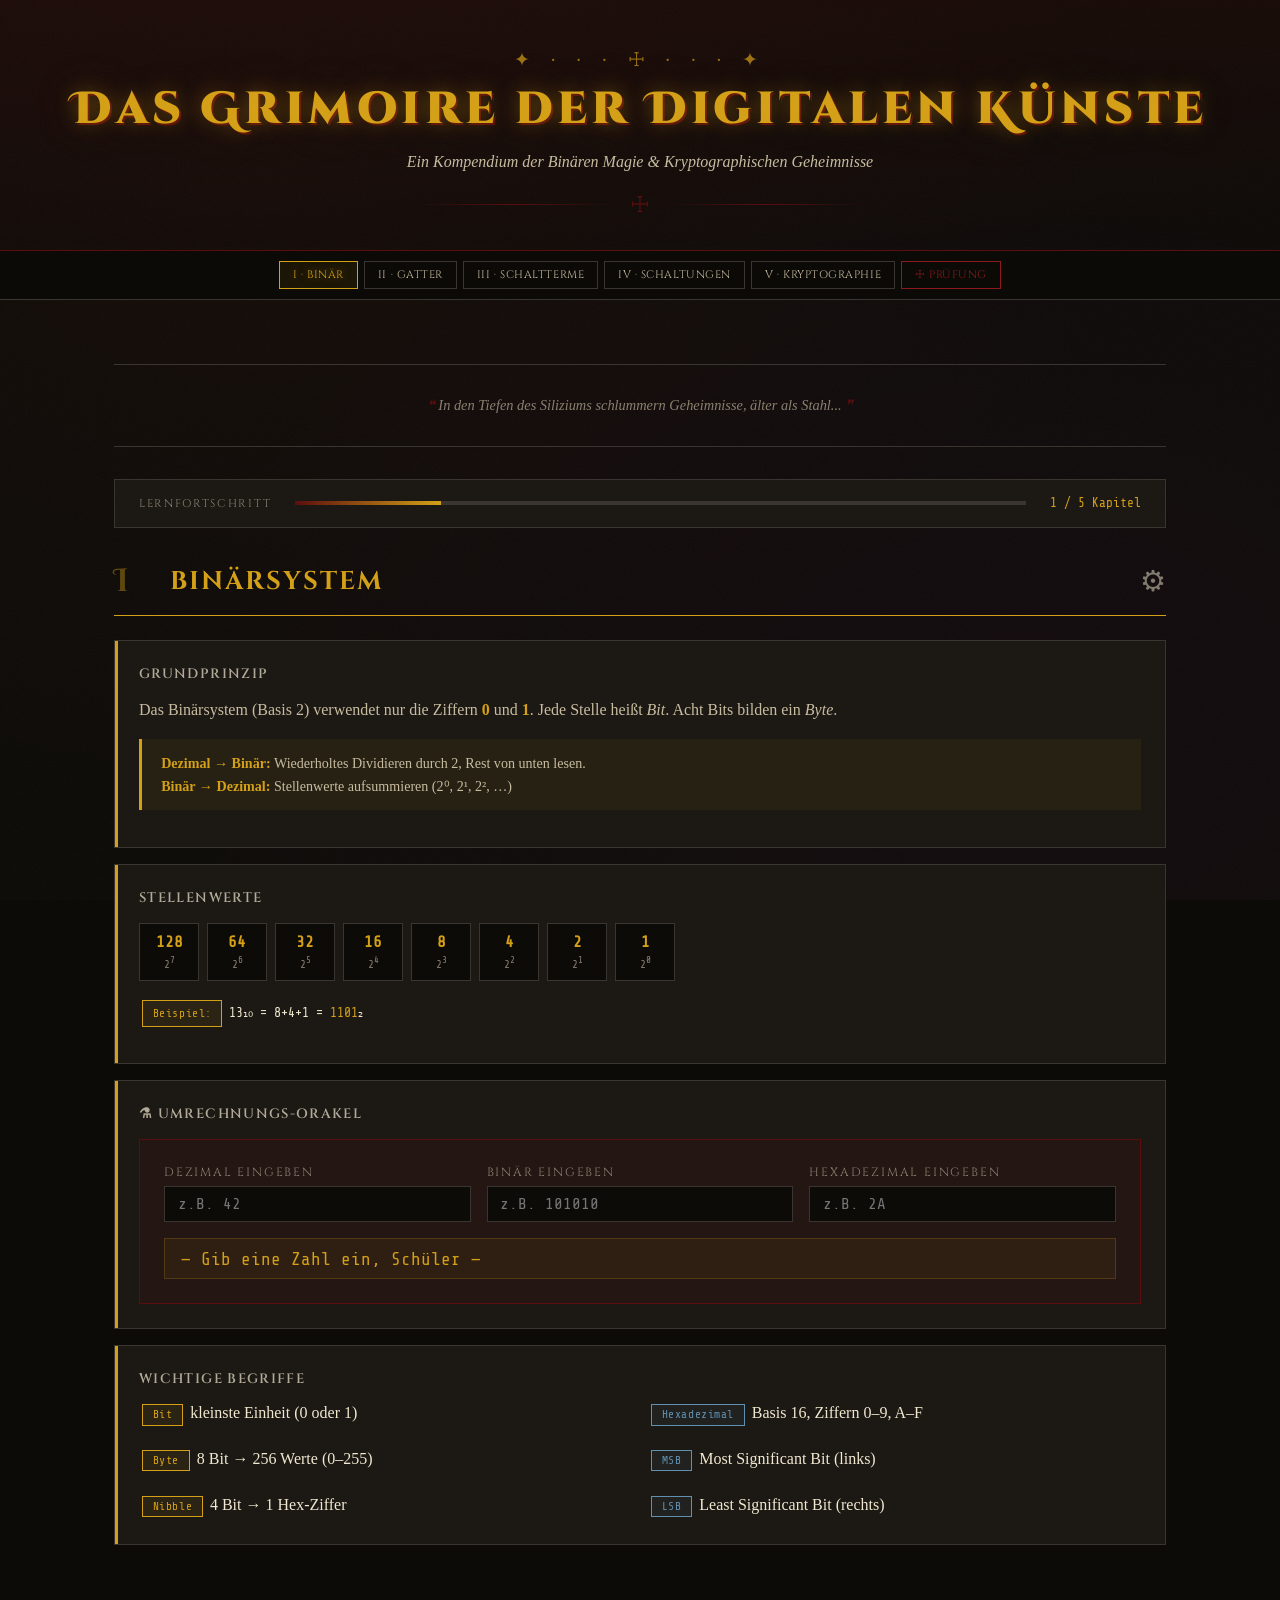
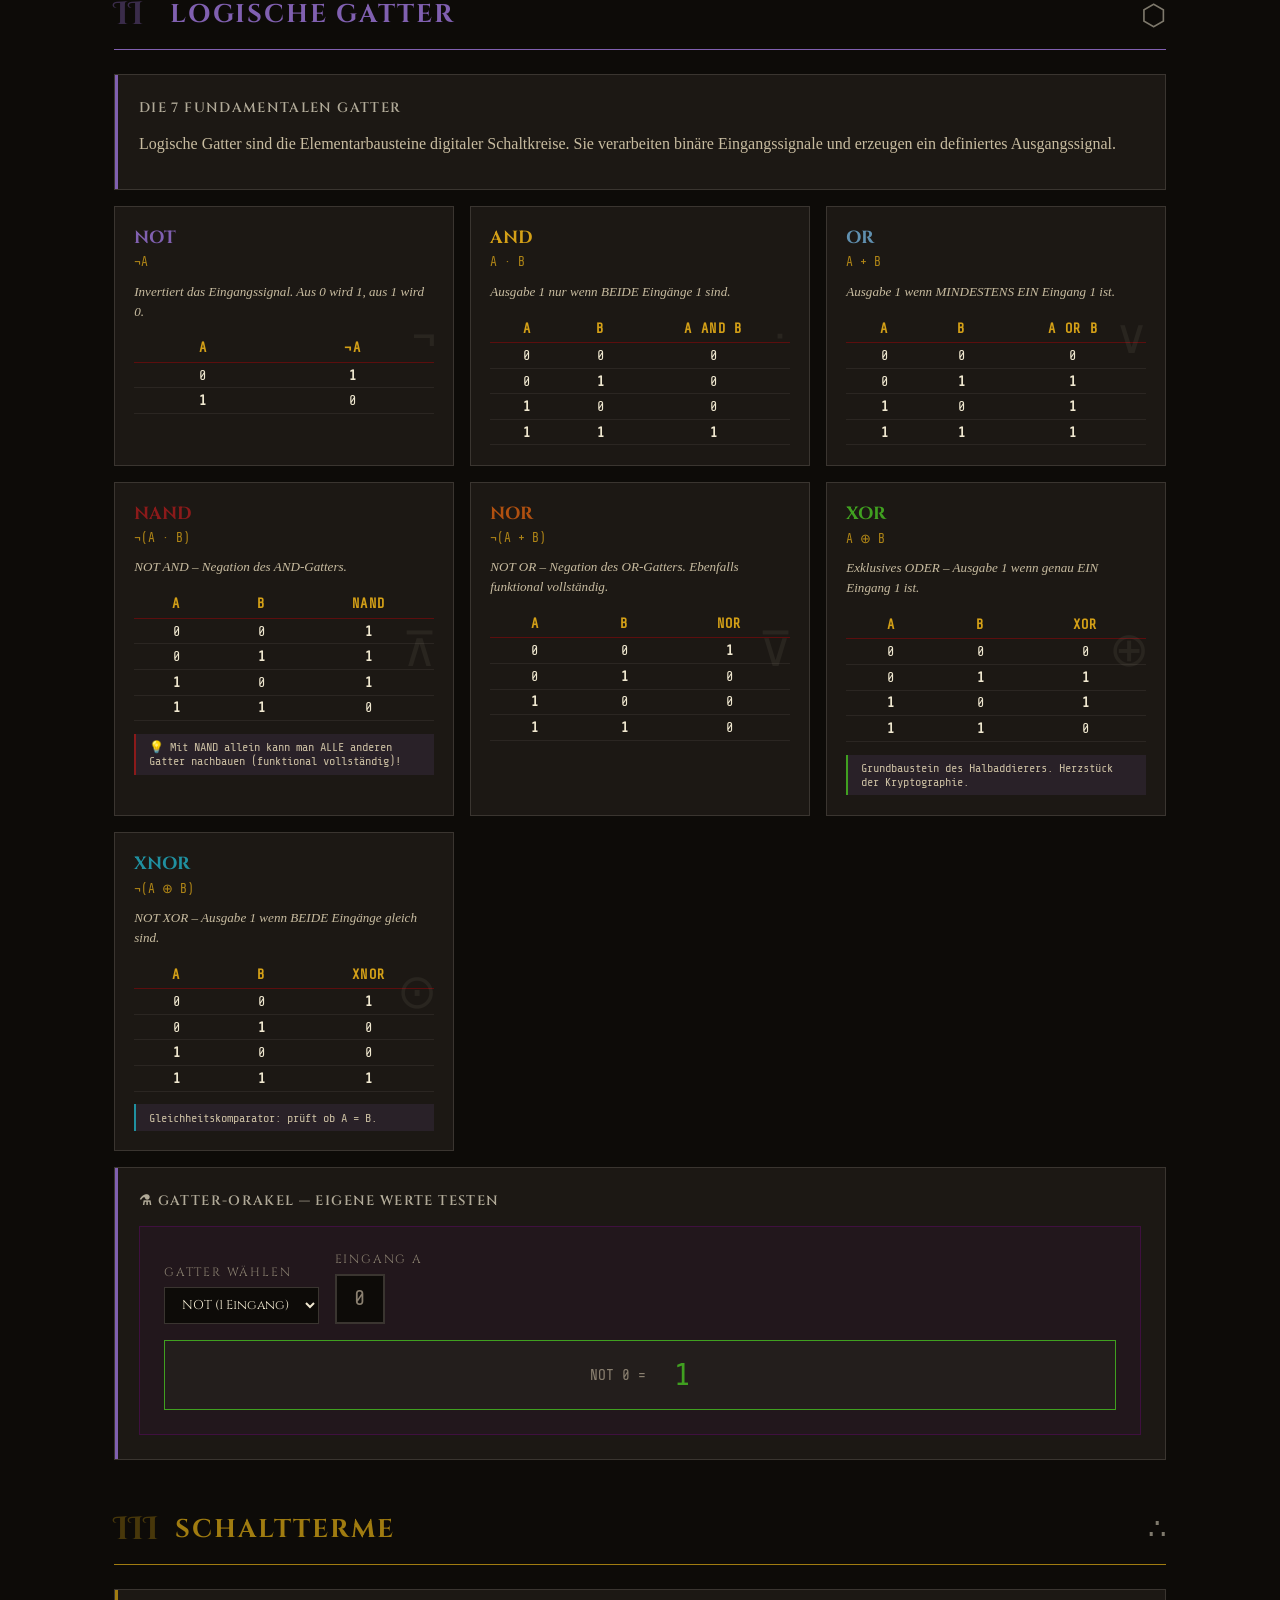
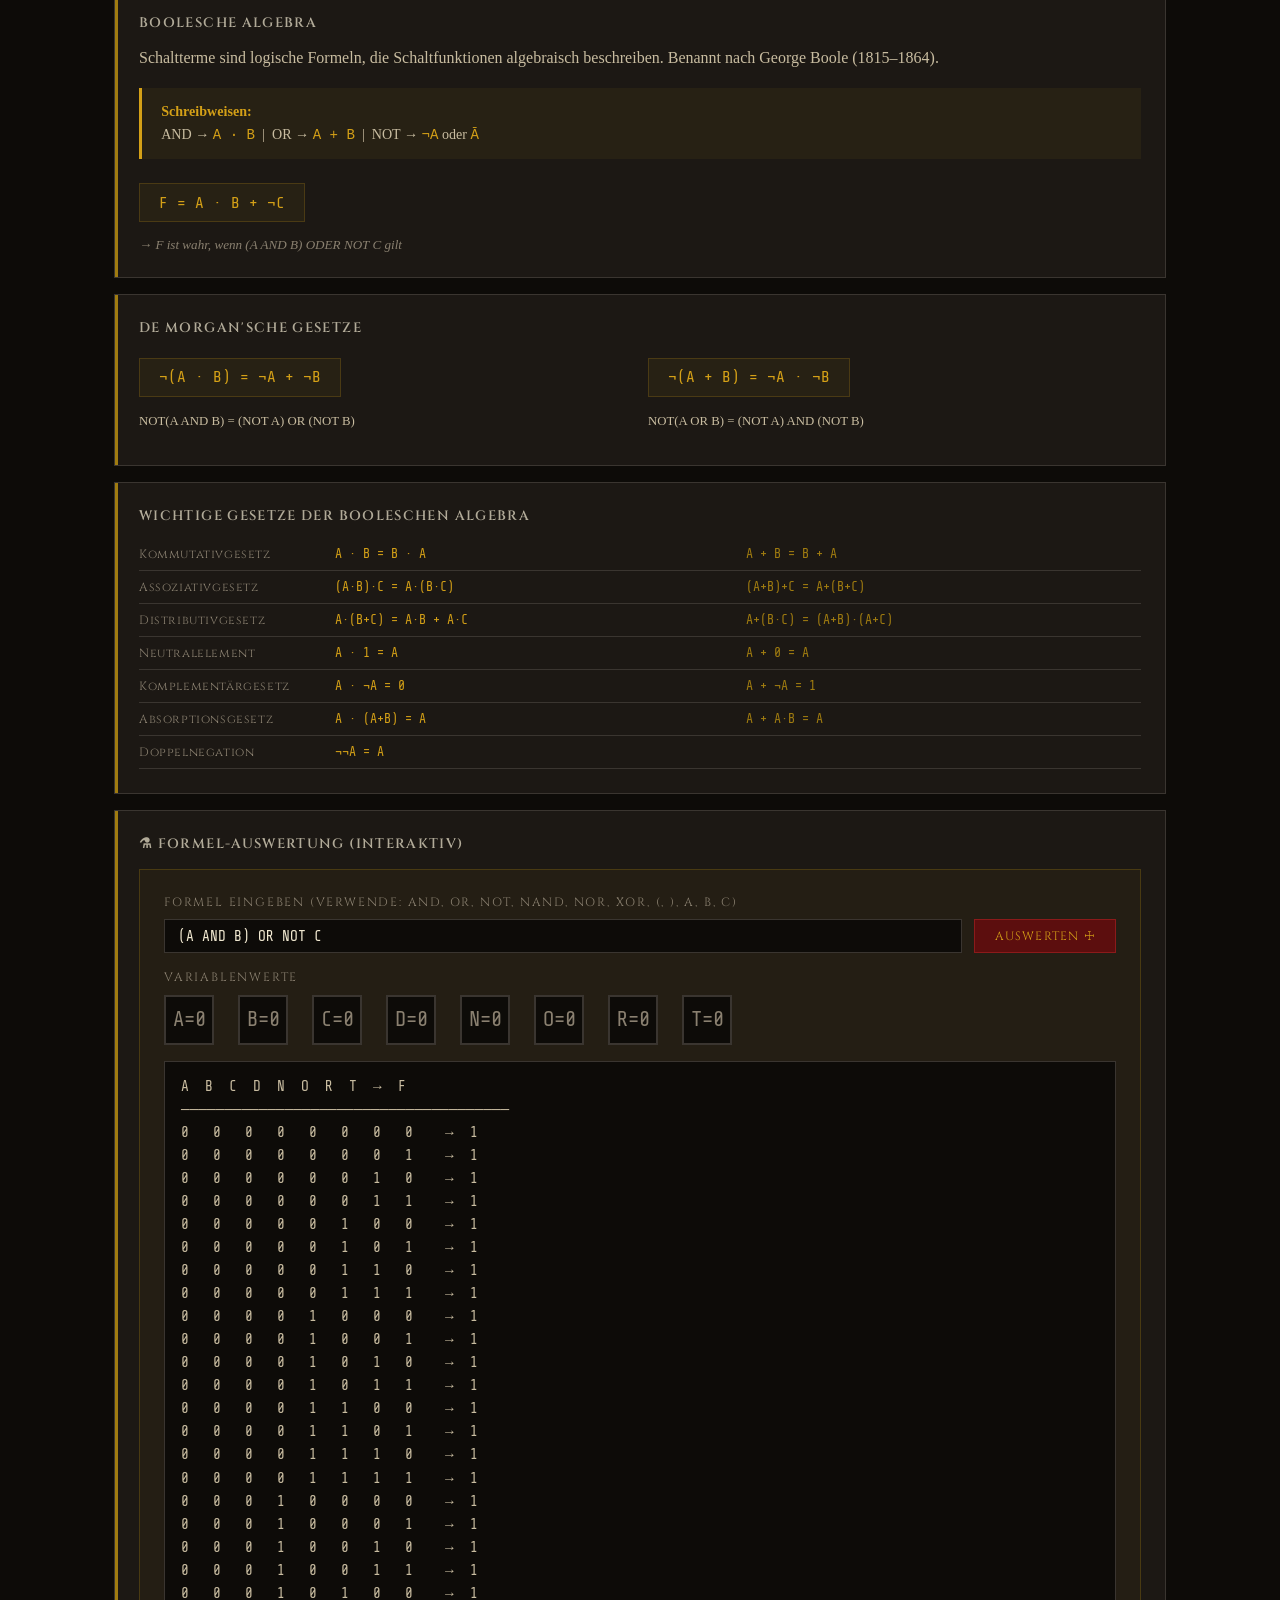
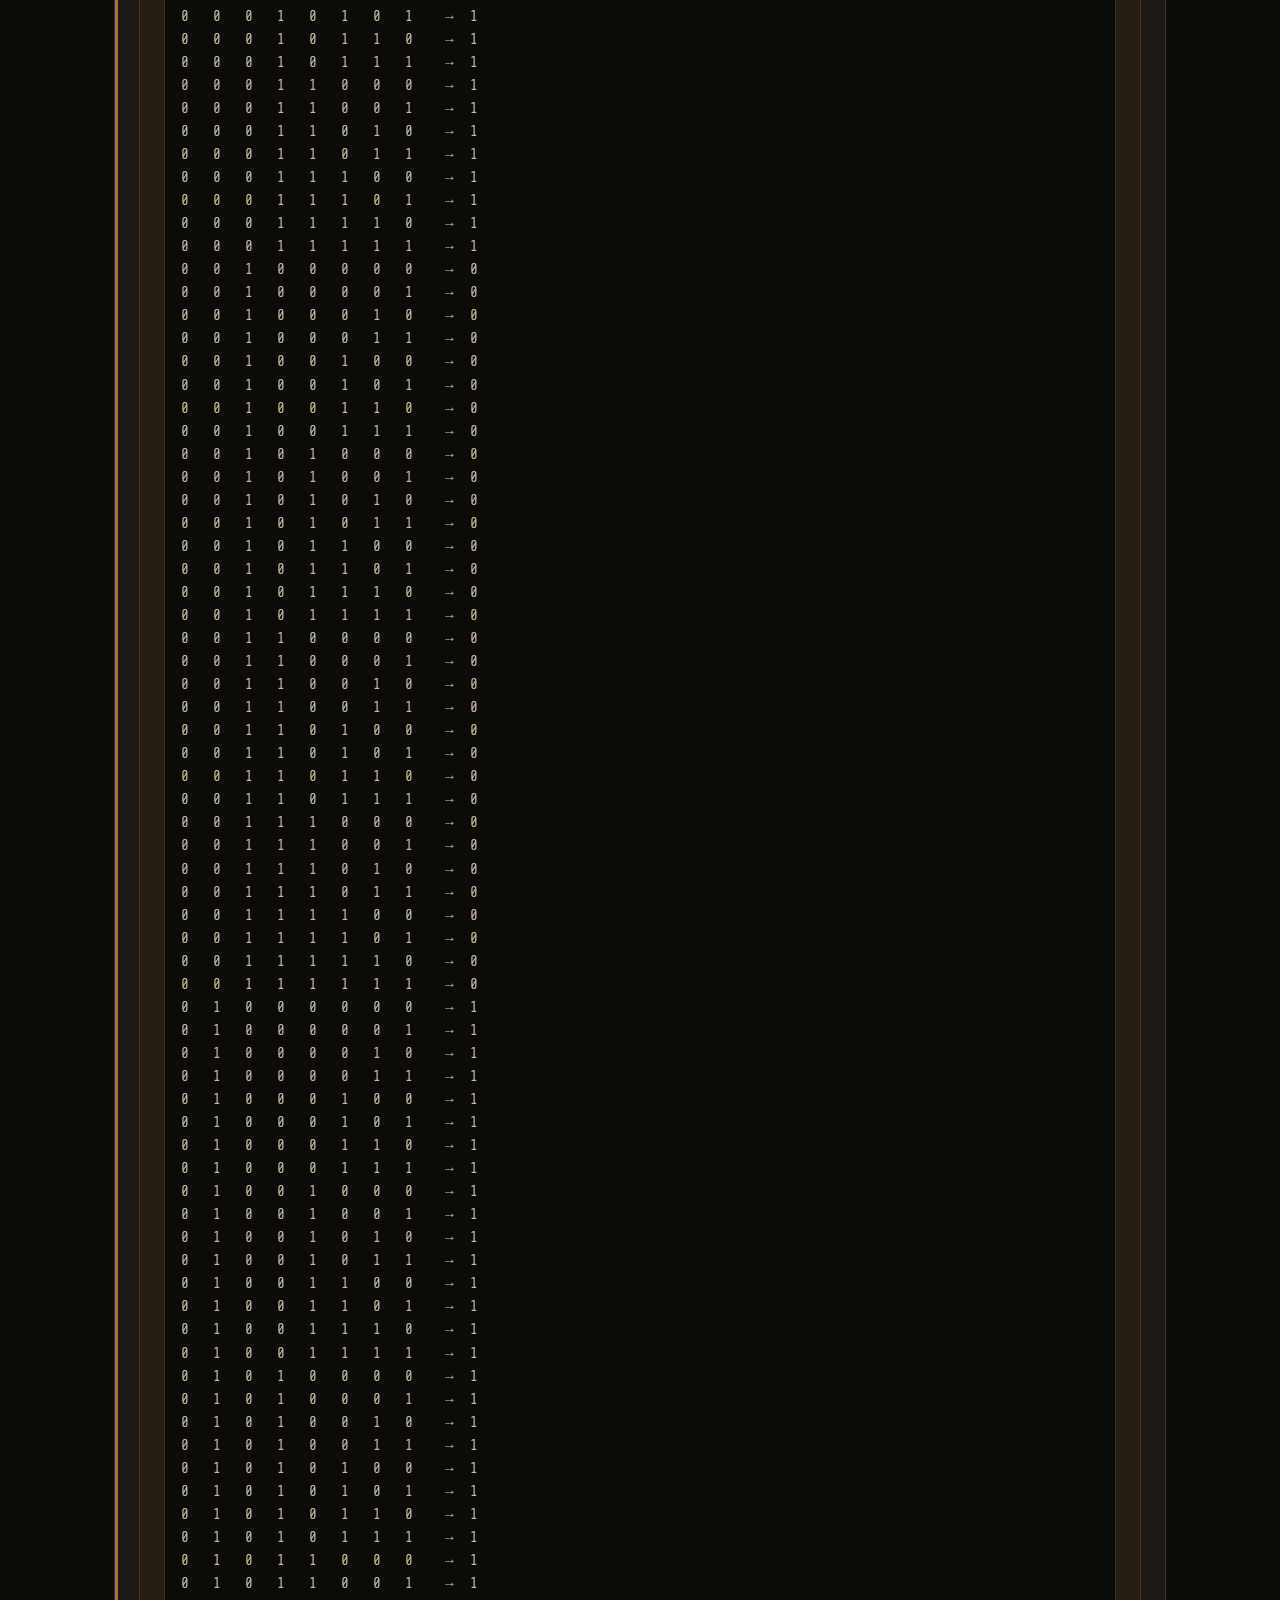
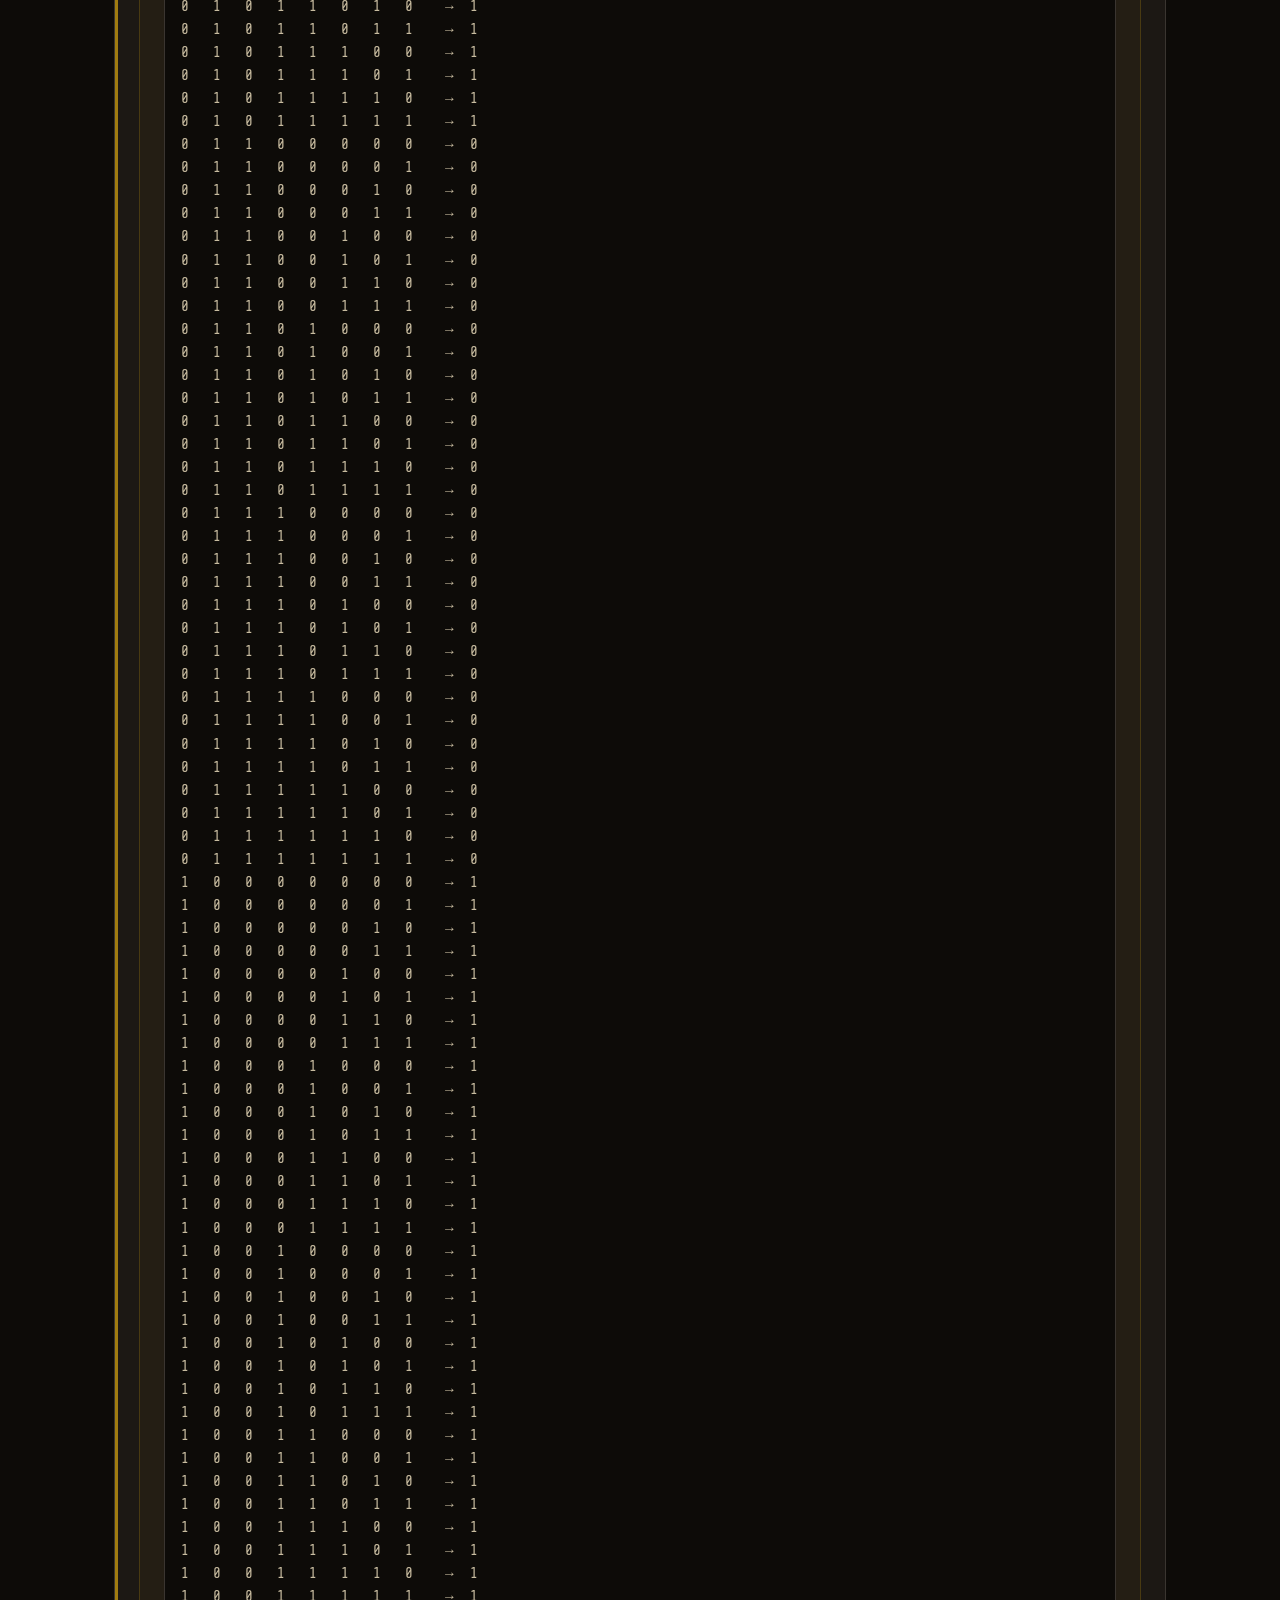
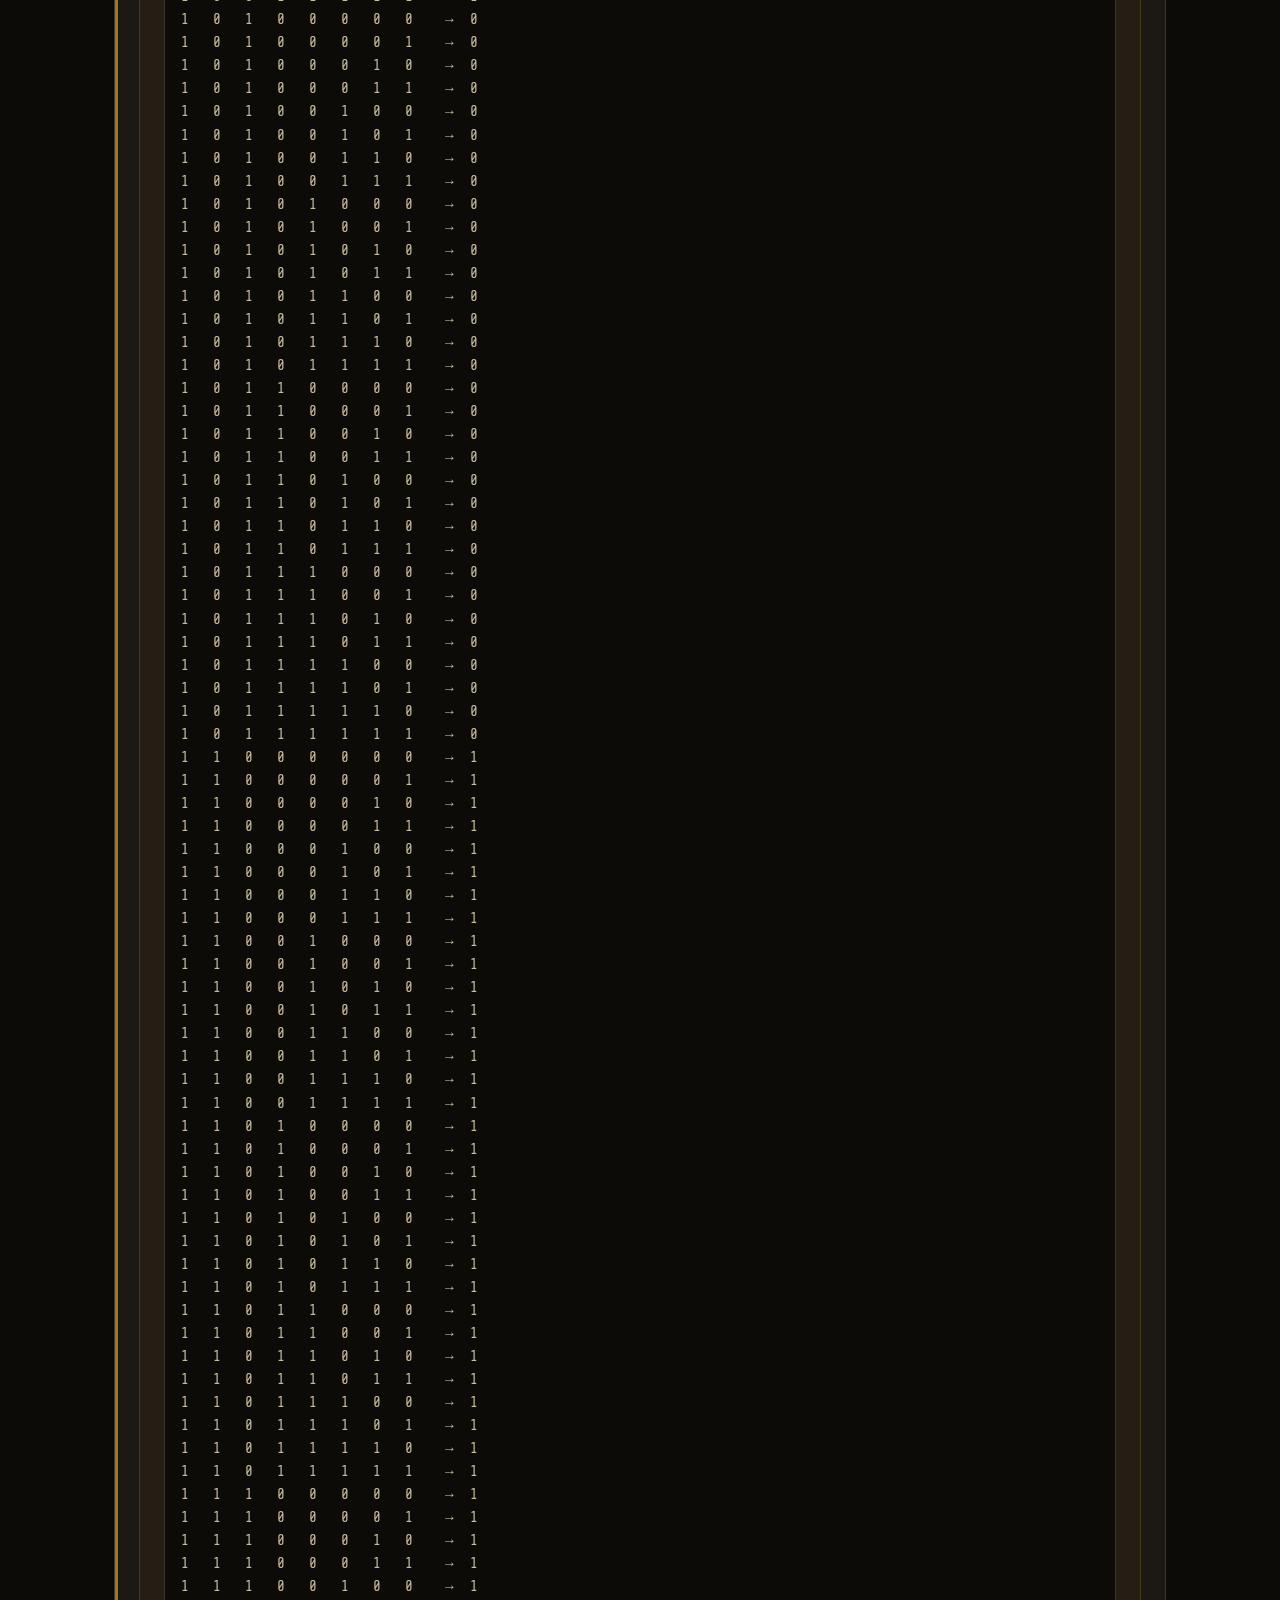
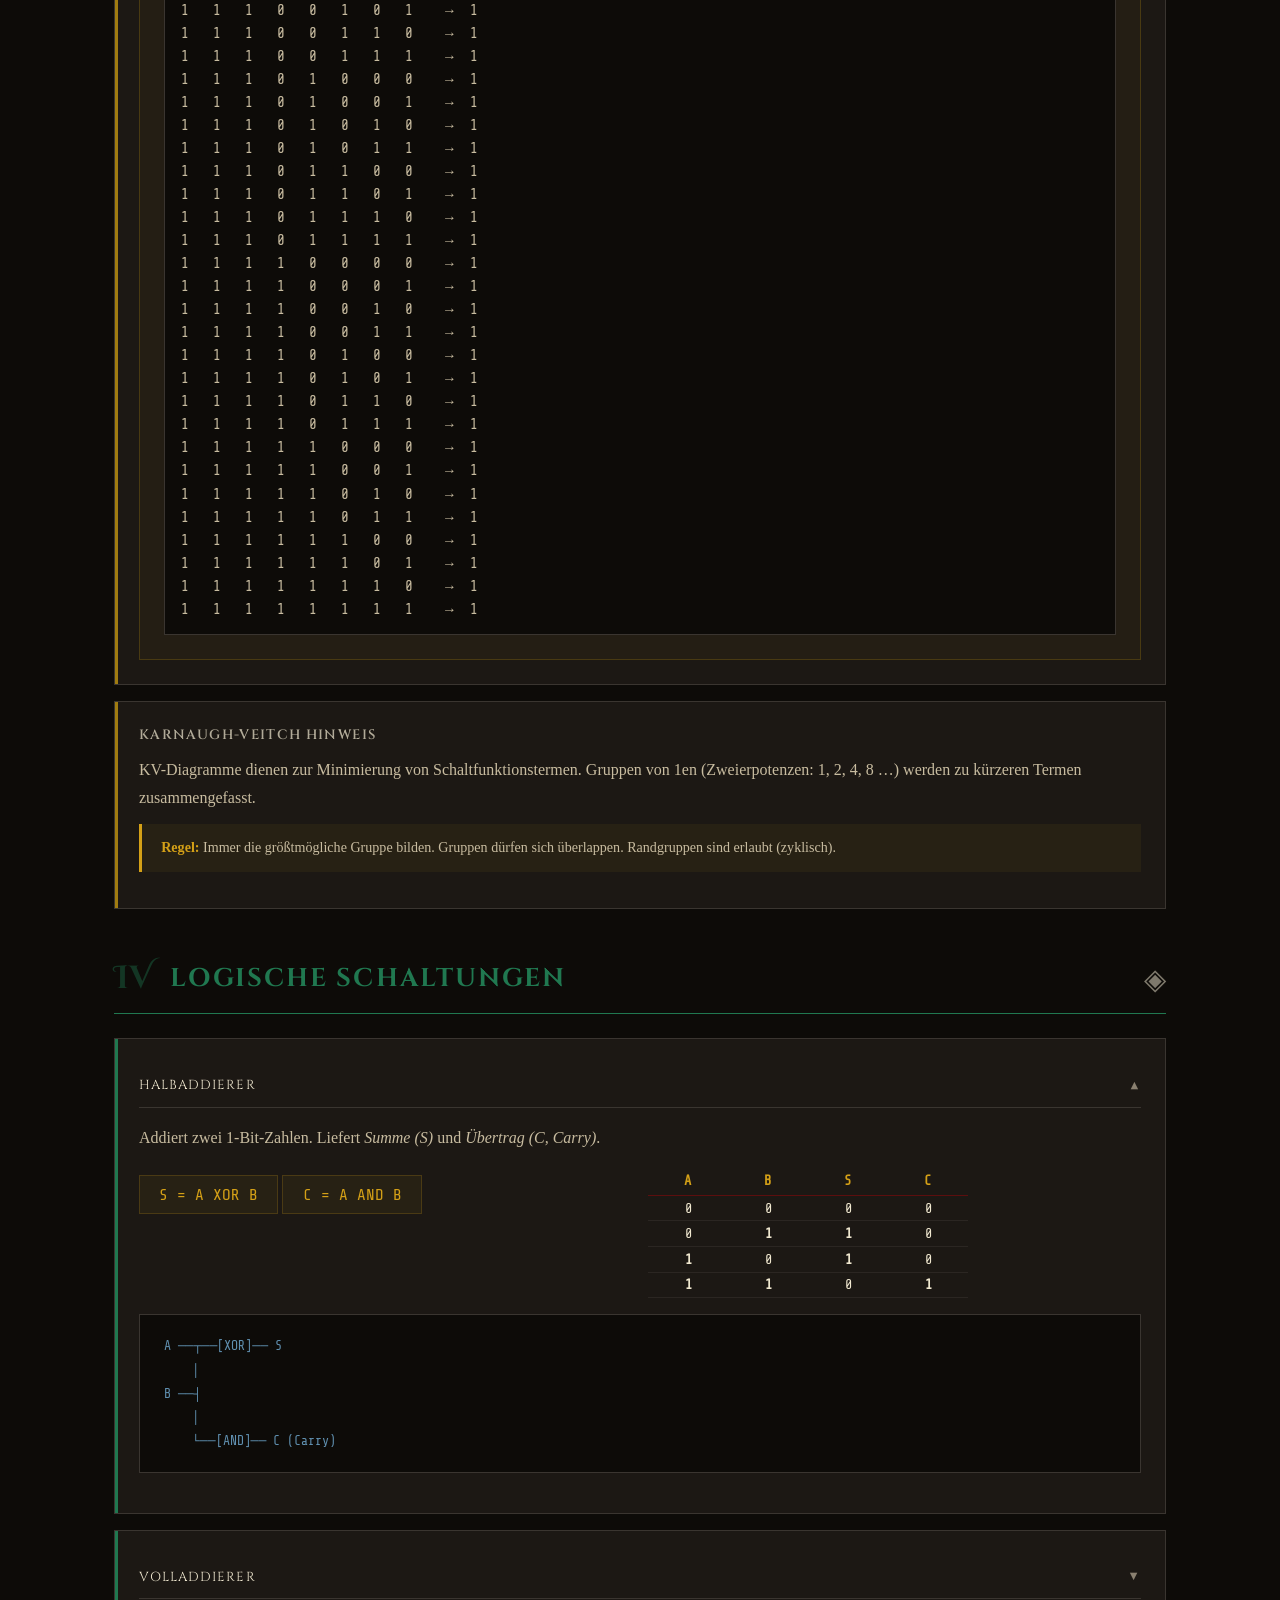
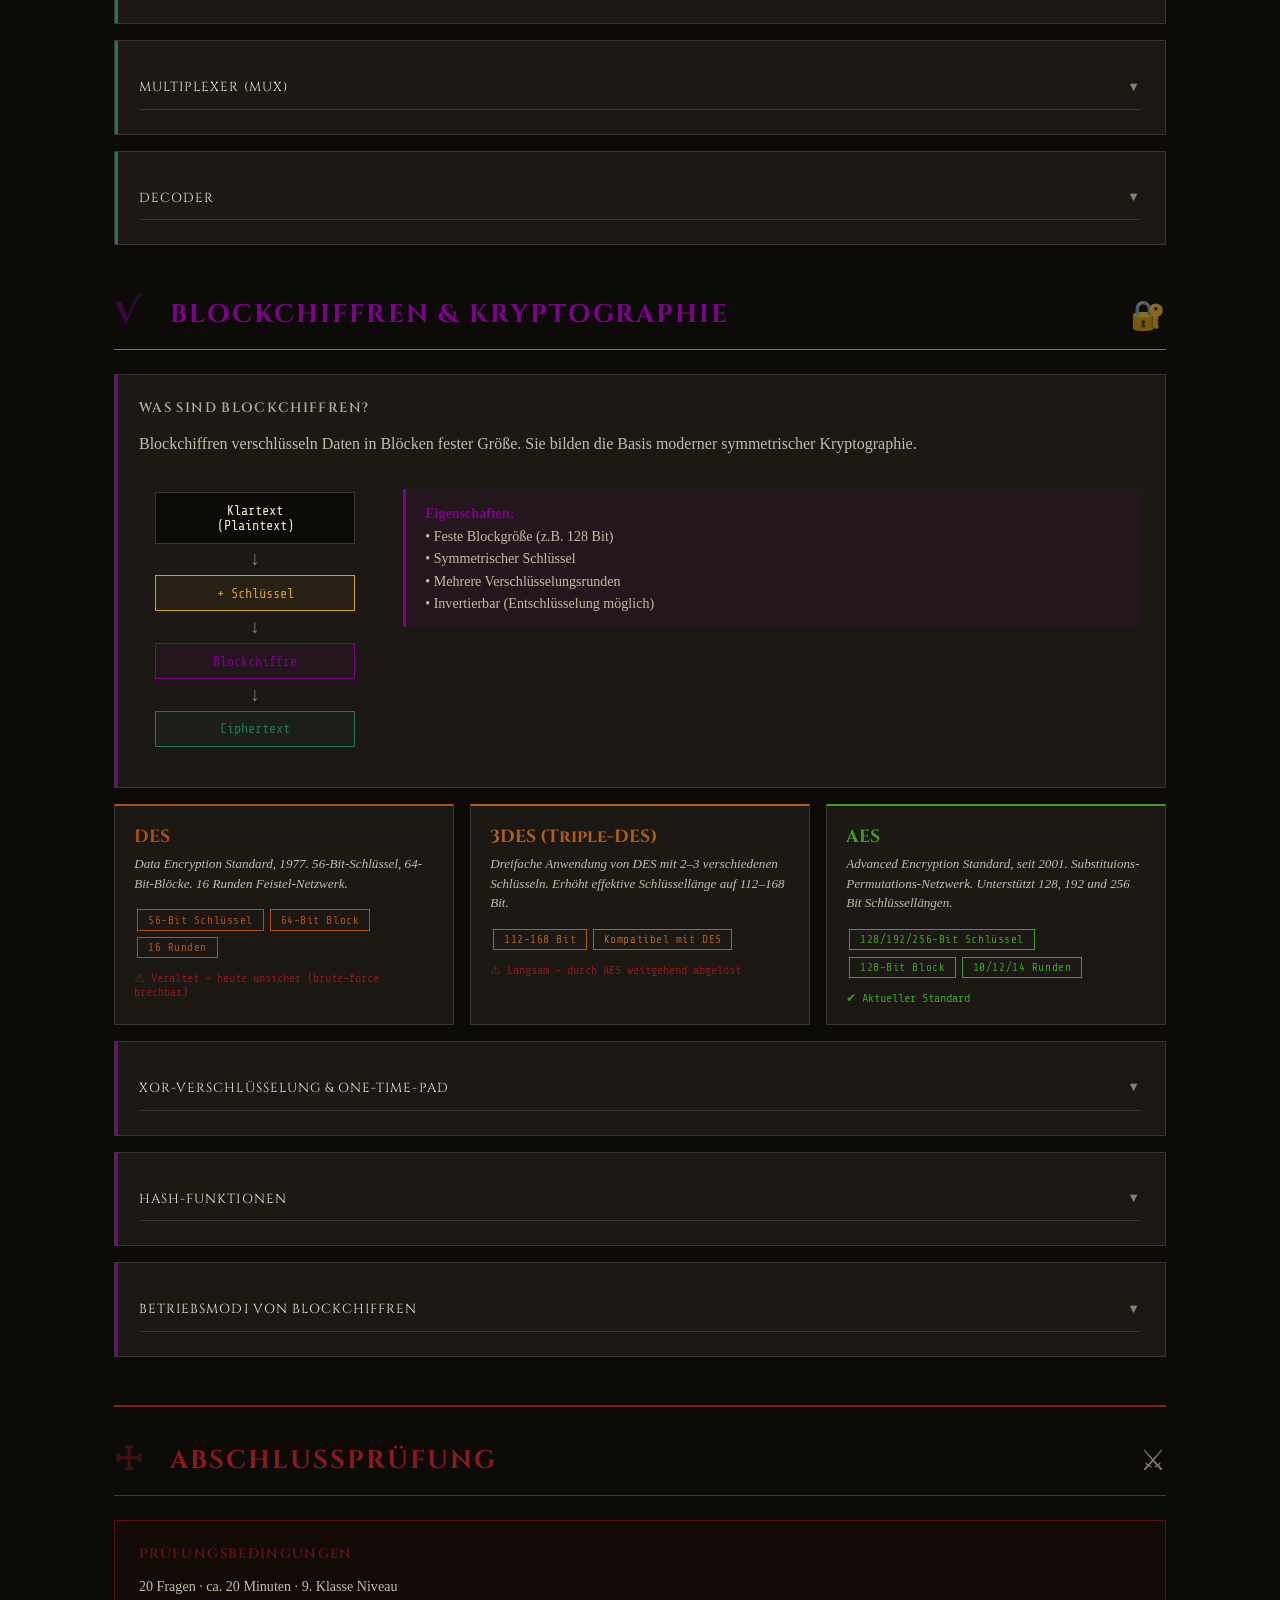
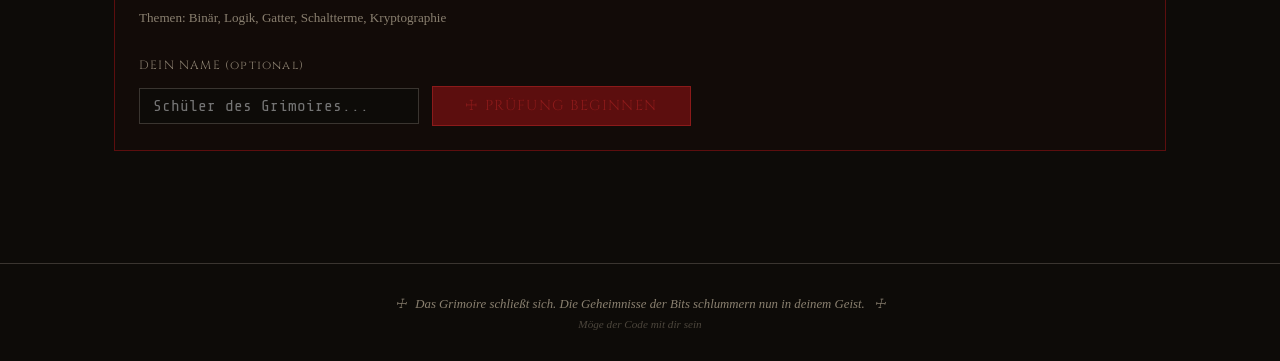
<file: info-lernen/index.html>
<!DOCTYPE html>
<html lang="de">
<head>
<meta charset="UTF-8">
<meta name="viewport" content="width=device-width, initial-scale=1.0">
<title>☩ Das Grimoire der Digitalen Künste ☩</title>
<link href="https://fonts.googleapis.com/css2?family=Cinzel+Decorative:wght@400;700;900&family=Cinzel:wght@400;600;700&family=IM+Fell+English:ital@0;1&family=Share+Tech+Mono&display=swap" rel="stylesheet">
<style>
  :root {
    --blutrot: #8b1a1a;
    --dunkelrot: #5c0e0e;
    --gold: #d4a017;
    --dunklegold: #a07c10;
    --rostgold: #b06010;
    --knochen: #f0e8d0;
    --staub: #c8bca0;
    --asche: #8a8070;
    --dunkelgrau: #1a1814;
    --mittelgrau: #3a3530;
    --hellgrau: #d0c8b8;
    --mystisch: #8060b0;
    --eisblau: #6090b0;
    --giftgrün: #40a020;
    --smaragd: #207850;
    --kupfer: #b05010;
    --purpur: #800090;
    --türkis: #2090a0;
    --orange: #c06010;
    --bg-schwarz: #0d0b08;
    --bg-dunkel: #141210;
    --bg-panel: #1c1814;
  }

  * { margin: 0; padding: 0; box-sizing: border-box; }

  body {
    background-color: var(--bg-schwarz);
    color: var(--knochen);
    font-family: 'IM Fell English', Georgia, serif;
    min-height: 100vh;
    overflow-x: hidden;
    cursor: default;
  }

  /* Parchment texture overlay */
  body::before {
    content: '';
    position: fixed;
    inset: 0;
    background-image:
      radial-gradient(ellipse at 20% 20%, rgba(139,26,26,0.06) 0%, transparent 60%),
      radial-gradient(ellipse at 80% 80%, rgba(128,0,144,0.05) 0%, transparent 60%),
      url("data:image/svg+xml,%3Csvg xmlns='http://www.w3.org/2000/svg' width='400' height='400'%3E%3Cfilter id='n'%3E%3CfeTurbulence type='fractalNoise' baseFrequency='0.65' numOctaves='3' stitchTiles='stitch'/%3E%3CfeColorMatrix type='saturate' values='0'/%3E%3C/filter%3E%3Crect width='400' height='400' filter='url(%23n)' opacity='0.03'/%3E%3C/svg%3E");
    pointer-events: none;
    z-index: 0;
  }

  /* Scrollbar */
  ::-webkit-scrollbar { width: 6px; }
  ::-webkit-scrollbar-track { background: var(--bg-schwarz); }
  ::-webkit-scrollbar-thumb { background: var(--dunkelrot); border-radius: 3px; }

  /* ── HEADER ── */
  .grimoire-header {
    text-align: center;
    padding: 3rem 2rem 2rem;
    position: relative;
    z-index: 1;
    border-bottom: 1px solid var(--dunkelrot);
    background: linear-gradient(180deg, rgba(92,14,14,0.15) 0%, transparent 100%);
  }

  .header-ornament {
    font-size: 1.2rem;
    color: var(--gold);
    letter-spacing: 0.5rem;
    opacity: 0.7;
    animation: flicker 4s infinite;
  }

  .grimoire-title {
    font-family: 'Cinzel Decorative', serif;
    font-size: clamp(1.4rem, 4vw, 2.8rem);
    font-weight: 900;
    color: var(--gold);
    text-shadow:
      0 0 20px rgba(212,160,23,0.4),
      0 0 60px rgba(212,160,23,0.15),
      2px 2px 0 var(--dunkelrot);
    letter-spacing: 0.1em;
    margin: 0.5rem 0;
    animation: glow-pulse 3s ease-in-out infinite;
  }

  .grimoire-subtitle {
    font-family: 'IM Fell English', serif;
    font-style: italic;
    color: var(--staub);
    font-size: 1rem;
    margin-bottom: 0.8rem;
  }

  .header-divider {
    display: flex;
    align-items: center;
    justify-content: center;
    gap: 1rem;
    margin: 1rem 0 0;
    color: var(--dunkelrot);
    font-size: 1.4rem;
  }

  .header-divider::before,
  .header-divider::after {
    content: '';
    flex: 1;
    max-width: 200px;
    height: 1px;
    background: linear-gradient(90deg, transparent, var(--dunkelrot), transparent);
  }

  /* ── NAVIGATION ── */
  .nav-strip {
    position: sticky;
    top: 0;
    z-index: 100;
    background: rgba(13,11,8,0.97);
    border-bottom: 1px solid var(--mittelgrau);
    padding: 0.6rem 1rem;
    display: flex;
    gap: 0.4rem;
    flex-wrap: wrap;
    justify-content: center;
    backdrop-filter: blur(8px);
  }

  .nav-btn {
    background: none;
    border: 1px solid var(--mittelgrau);
    color: var(--staub);
    font-family: 'Cinzel', serif;
    font-size: 0.68rem;
    padding: 0.35rem 0.8rem;
    cursor: pointer;
    transition: all 0.2s;
    letter-spacing: 0.05em;
    text-transform: uppercase;
  }

  .nav-btn:hover, .nav-btn.active {
    border-color: var(--gold);
    color: var(--gold);
    background: rgba(212,160,23,0.08);
    text-shadow: 0 0 8px rgba(212,160,23,0.5);
  }

  /* ── MAIN LAYOUT ── */
  .grimoire-body {
    max-width: 1100px;
    margin: 0 auto;
    padding: 2rem 1.5rem 4rem;
    position: relative;
    z-index: 1;
  }

  /* ── CHAPTER SECTIONS ── */
  .chapter {
    margin-bottom: 3rem;
    animation: fade-in 0.6s ease both;
  }

  .chapter-header {
    display: flex;
    align-items: center;
    gap: 1rem;
    margin-bottom: 1.5rem;
    padding-bottom: 0.8rem;
    border-bottom: 1px solid;
  }

  .chapter-num {
    font-family: 'Cinzel Decorative', serif;
    font-size: 2rem;
    font-weight: 700;
    opacity: 0.4;
    min-width: 2.5rem;
  }

  .chapter-title {
    font-family: 'Cinzel', serif;
    font-size: clamp(1.1rem, 2.5vw, 1.6rem);
    font-weight: 700;
    letter-spacing: 0.08em;
    text-transform: uppercase;
  }

  .chapter-icon {
    margin-left: auto;
    font-size: 1.8rem;
    opacity: 0.5;
  }

  /* Chapter color schemes */
  .ch-binaer .chapter-header { border-color: var(--gold); }
  .ch-binaer .chapter-num, .ch-binaer .chapter-title { color: var(--gold); }

  .ch-gatter .chapter-header { border-color: var(--mystisch); }
  .ch-gatter .chapter-num, .ch-gatter .chapter-title { color: var(--mystisch); }

  .ch-schaltterme .chapter-header { border-color: var(--dunklegold); }
  .ch-schaltterme .chapter-num, .ch-schaltterme .chapter-title { color: var(--dunklegold); }

  .ch-schaltungen .chapter-header { border-color: var(--smaragd); }
  .ch-schaltungen .chapter-num, .ch-schaltungen .chapter-title { color: var(--smaragd); }

  .ch-krypto .chapter-header { border-color: var(--mystisch); }
  .ch-krypto .chapter-num, .ch-krypto .chapter-title { color: var(--purpur); }

  /* ── CONTENT CARDS ── */
  .card {
    background: var(--bg-panel);
    border: 1px solid var(--mittelgrau);
    padding: 1.5rem;
    margin-bottom: 1rem;
    position: relative;
    transition: border-color 0.3s;
  }

  .card::before {
    content: '';
    position: absolute;
    top: 0; left: 0;
    width: 3px; height: 100%;
  }

  .card:hover { border-color: var(--asche); }

  .ch-binaer .card::before { background: var(--gold); }
  .ch-gatter .card::before { background: var(--mystisch); }
  .ch-schaltterme .card::before { background: var(--dunklegold); }
  .ch-schaltungen .card::before { background: var(--smaragd); }
  .ch-krypto .card::before { background: var(--purpur); }

  .card-title {
    font-family: 'Cinzel', serif;
    font-size: 0.85rem;
    font-weight: 600;
    letter-spacing: 0.1em;
    text-transform: uppercase;
    margin-bottom: 0.8rem;
    opacity: 0.7;
  }

  /* ── TRUTH TABLE ── */
  .truth-table {
    font-family: 'Share Tech Mono', monospace;
    font-size: 0.85rem;
    border-collapse: collapse;
    width: 100%;
    max-width: 320px;
  }

  .truth-table th {
    color: var(--gold);
    border-bottom: 1px solid var(--dunkelrot);
    padding: 0.4rem 1.2rem;
    text-align: center;
    font-weight: 600;
    letter-spacing: 0.1em;
  }

  .truth-table td {
    text-align: center;
    padding: 0.3rem 1.2rem;
    border-bottom: 1px solid rgba(58,53,48,0.5);
    color: var(--knochen);
  }

  .truth-table tr:hover td { background: rgba(212,160,23,0.05); }

  .val-1 { color: var(--giftgrün); font-weight: bold; }
  .val-0 { color: var(--asche); }

  /* ── GATE GRID ── */
  .gate-grid {
    display: grid;
    grid-template-columns: repeat(auto-fill, minmax(280px, 1fr));
    gap: 1rem;
  }

  .gate-card {
    background: var(--bg-panel);
    border: 1px solid var(--mittelgrau);
    padding: 1.2rem;
    position: relative;
    transition: all 0.25s;
    overflow: hidden;
  }

  .gate-card::after {
    content: attr(data-glyph);
    position: absolute;
    right: 1rem;
    top: 50%;
    transform: translateY(-50%);
    font-size: 3rem;
    opacity: 0.06;
    font-family: 'Share Tech Mono', monospace;
    pointer-events: none;
  }

  .gate-card:hover {
    border-color: var(--mystisch);
    transform: translateY(-2px);
    box-shadow: 0 4px 20px rgba(128,96,176,0.15);
  }

  .gate-name {
    font-family: 'Cinzel', serif;
    font-size: 1.1rem;
    font-weight: 700;
    color: var(--mystisch);
    margin-bottom: 0.3rem;
  }

  .gate-formula {
    font-family: 'Share Tech Mono', monospace;
    font-size: 0.8rem;
    color: var(--gold);
    margin-bottom: 0.8rem;
    opacity: 0.8;
  }

  .gate-desc {
    font-size: 0.82rem;
    color: var(--staub);
    font-style: italic;
    margin-bottom: 0.8rem;
    line-height: 1.5;
  }

  .gate-highlight {
    font-family: 'Share Tech Mono', monospace;
    font-size: 0.75rem;
    background: rgba(128,96,176,0.12);
    border-left: 2px solid var(--mystisch);
    padding: 0.4rem 0.8rem;
    color: var(--staub);
  }

  /* ── BINARY CONVERTER ── */
  .converter-widget {
    background: rgba(92,14,14,0.12);
    border: 1px solid var(--dunkelrot);
    padding: 1.5rem;
    margin-top: 1rem;
  }

  .converter-label {
    font-family: 'Cinzel', serif;
    font-size: 0.75rem;
    letter-spacing: 0.15em;
    text-transform: uppercase;
    color: var(--asche);
    margin-bottom: 0.4rem;
  }

  .converter-row {
    display: flex;
    gap: 1rem;
    flex-wrap: wrap;
    align-items: flex-end;
    margin-bottom: 1rem;
  }

  .conv-group { flex: 1; min-width: 180px; }

  .conv-input {
    width: 100%;
    background: var(--bg-schwarz);
    border: 1px solid var(--mittelgrau);
    color: var(--knochen);
    font-family: 'Share Tech Mono', monospace;
    font-size: 1rem;
    padding: 0.5rem 0.8rem;
    outline: none;
    transition: border-color 0.2s;
  }

  .conv-input:focus { border-color: var(--gold); }

  .conv-btn {
    background: var(--dunkelrot);
    border: 1px solid var(--blutrot);
    color: var(--gold);
    font-family: 'Cinzel', serif;
    font-size: 0.75rem;
    letter-spacing: 0.1em;
    text-transform: uppercase;
    padding: 0.5rem 1.2rem;
    cursor: pointer;
    transition: all 0.2s;
  }

  .conv-btn:hover {
    background: var(--blutrot);
    box-shadow: 0 0 10px rgba(139,26,26,0.4);
  }

  .conv-result {
    font-family: 'Share Tech Mono', monospace;
    font-size: 1.1rem;
    color: var(--gold);
    margin-top: 0.8rem;
    padding: 0.6rem 1rem;
    background: rgba(212,160,23,0.06);
    border: 1px solid rgba(212,160,23,0.2);
    min-height: 2.5rem;
    word-break: break-all;
  }

  /* ── GATE ORACLE ── */
  .oracle-widget {
    background: rgba(128,0,144,0.06);
    border: 1px solid rgba(128,0,144,0.3);
    padding: 1.5rem;
    margin-top: 1rem;
  }

  .oracle-inputs {
    display: flex;
    gap: 1rem;
    flex-wrap: wrap;
    margin-bottom: 1rem;
    align-items: flex-end;
  }

  .oracle-select {
    background: var(--bg-schwarz);
    border: 1px solid var(--mittelgrau);
    color: var(--knochen);
    font-family: 'Cinzel', serif;
    font-size: 0.8rem;
    padding: 0.5rem 0.8rem;
    outline: none;
    cursor: pointer;
  }

  .oracle-select:focus { border-color: var(--mystisch); }

  .oracle-toggle {
    display: flex;
    gap: 0.5rem;
  }

  .bit-btn {
    width: 50px;
    height: 50px;
    border: 2px solid var(--mittelgrau);
    background: var(--bg-schwarz);
    color: var(--asche);
    font-family: 'Share Tech Mono', monospace;
    font-size: 1.3rem;
    cursor: pointer;
    transition: all 0.15s;
  }

  .bit-btn.on {
    border-color: var(--giftgrün);
    background: rgba(64,160,32,0.15);
    color: var(--giftgrün);
    box-shadow: 0 0 10px rgba(64,160,32,0.2);
  }

  .oracle-result {
    font-family: 'Share Tech Mono', monospace;
    font-size: 1.4rem;
    padding: 1rem;
    text-align: center;
    border: 1px solid var(--mittelgrau);
    background: var(--bg-schwarz);
    color: var(--staub);
    min-height: 60px;
    display: flex;
    align-items: center;
    justify-content: center;
    gap: 0.5rem;
  }

  .oracle-result.res-1 { color: var(--giftgrün); border-color: var(--giftgrün); background: rgba(64,160,32,0.05); }
  .oracle-result.res-0 { color: var(--blutrot); border-color: var(--blutrot); background: rgba(139,26,26,0.05); }

  /* ── STELLENWERTE ── */
  .bitwert-row {
    display: flex;
    gap: 0.5rem;
    flex-wrap: wrap;
    margin: 1rem 0;
  }

  .bitwert-cell {
    background: var(--bg-schwarz);
    border: 1px solid var(--mittelgrau);
    padding: 0.6rem 0.8rem;
    text-align: center;
    min-width: 60px;
    transition: all 0.2s;
    cursor: default;
  }

  .bitwert-cell:hover {
    border-color: var(--gold);
    background: rgba(212,160,23,0.08);
  }

  .bitwert-top {
    font-family: 'Share Tech Mono', monospace;
    font-size: 1rem;
    color: var(--gold);
    font-weight: bold;
  }

  .bitwert-bottom {
    font-family: 'Share Tech Mono', monospace;
    font-size: 0.7rem;
    color: var(--asche);
    margin-top: 0.2rem;
  }

  /* ── CIRCUIT DIAGRAMS ── */
  .circuit-box {
    font-family: 'Share Tech Mono', monospace;
    font-size: 0.82rem;
    line-height: 1.8;
    background: var(--bg-schwarz);
    border: 1px solid var(--mittelgrau);
    padding: 1.2rem 1.5rem;
    color: var(--eisblau);
    overflow-x: auto;
    white-space: pre;
  }

  /* ── CRYPTO FLOW ── */
  .crypto-flow {
    display: flex;
    flex-direction: column;
    align-items: center;
    gap: 0.3rem;
    padding: 1rem;
  }

  .flow-box {
    background: var(--bg-schwarz);
    border: 1px solid var(--mittelgrau);
    padding: 0.6rem 2rem;
    font-family: 'Share Tech Mono', monospace;
    font-size: 0.85rem;
    color: var(--knochen);
    text-align: center;
    width: 200px;
  }

  .flow-box.accent { border-color: var(--purpur); color: var(--purpur); background: rgba(128,0,144,0.08); }
  .flow-box.key { border-color: var(--gold); color: var(--gold); background: rgba(212,160,23,0.06); }
  .flow-box.out { border-color: var(--smaragd); color: var(--smaragd); background: rgba(32,120,80,0.08); }

  .flow-arrow {
    color: var(--asche);
    font-size: 1.2rem;
  }

  /* ── TAGS ── */
  .tag {
    display: inline-block;
    font-family: 'Share Tech Mono', monospace;
    font-size: 0.7rem;
    padding: 0.2rem 0.6rem;
    border: 1px solid;
    margin: 0.2rem;
    letter-spacing: 0.05em;
  }

  .tag-gold { border-color: var(--gold); color: var(--gold); background: rgba(212,160,23,0.08); }
  .tag-rot { border-color: var(--blutrot); color: var(--blutrot); background: rgba(139,26,26,0.08); }
  .tag-grün { border-color: var(--giftgrün); color: var(--giftgrün); background: rgba(64,160,32,0.08); }
  .tag-blau { border-color: var(--eisblau); color: var(--eisblau); background: rgba(96,144,176,0.08); }
  .tag-purpur { border-color: var(--purpur); color: var(--purpur); background: rgba(128,0,144,0.08); }

  /* ── FORMULA DISPLAY ── */
  .formula {
    font-family: 'Share Tech Mono', monospace;
    font-size: 1rem;
    background: rgba(212,160,23,0.06);
    border: 1px solid rgba(212,160,23,0.2);
    padding: 0.6rem 1.2rem;
    color: var(--gold);
    margin: 0.5rem 0;
    display: inline-block;
  }

  /* ── ZWEI-SPALTEN LAYOUT ── */
  .two-col {
    display: grid;
    grid-template-columns: 1fr 1fr;
    gap: 1rem;
  }

  @media(max-width: 600px) {
    .two-col { grid-template-columns: 1fr; }
    .gate-grid { grid-template-columns: 1fr; }
  }

  /* ── QUOTE ── */
  .grimoire-quote {
    text-align: center;
    padding: 2rem;
    font-style: italic;
    color: var(--asche);
    font-size: 0.9rem;
    border-top: 1px solid var(--mittelgrau);
    border-bottom: 1px solid var(--mittelgrau);
    margin: 2rem 0;
  }

  .grimoire-quote::before { content: '❝  '; color: var(--dunkelrot); }
  .grimoire-quote::after  { content: '  ❞'; color: var(--dunkelrot); }

  /* ── FOOTER ── */
  .grimoire-footer {
    text-align: center;
    padding: 2rem;
    color: var(--asche);
    font-size: 0.8rem;
    font-style: italic;
    border-top: 1px solid var(--mittelgrau);
    position: relative;
    z-index: 1;
  }

  /* ── ANIMATIONS ── */
  @keyframes flicker {
    0%, 100% { opacity: 0.7; }
    50% { opacity: 0.4; }
    75% { opacity: 0.8; }
  }

  @keyframes glow-pulse {
    0%, 100% { text-shadow: 0 0 20px rgba(212,160,23,0.4), 0 0 60px rgba(212,160,23,0.15), 2px 2px 0 var(--dunkelrot); }
    50% { text-shadow: 0 0 30px rgba(212,160,23,0.6), 0 0 80px rgba(212,160,23,0.25), 2px 2px 0 var(--dunkelrot); }
  }

  @keyframes fade-in {
    from { opacity: 0; transform: translateY(10px); }
    to { opacity: 1; transform: translateY(0); }
  }

  .chapter { animation-delay: calc(var(--i, 0) * 0.1s); }

  /* ── PROGRESS BAR ── */
  .progress-banner {
    background: var(--bg-panel);
    border: 1px solid var(--mittelgrau);
    padding: 1rem 1.5rem;
    margin-bottom: 2rem;
    display: flex;
    align-items: center;
    gap: 1.5rem;
    flex-wrap: wrap;
  }

  .progress-label {
    font-family: 'Cinzel', serif;
    font-size: 0.7rem;
    letter-spacing: 0.15em;
    text-transform: uppercase;
    color: var(--asche);
    min-width: 120px;
  }

  .progress-bar {
    flex: 1;
    height: 4px;
    background: var(--mittelgrau);
    min-width: 100px;
  }

  .progress-fill {
    height: 100%;
    background: linear-gradient(90deg, var(--dunkelrot), var(--gold));
    width: 0%;
    transition: width 1s ease;
  }

  .progress-count {
    font-family: 'Share Tech Mono', monospace;
    font-size: 0.8rem;
    color: var(--gold);
  }

  /* ── ACCORDION SECTIONS ── */
  .accordion-toggle {
    width: 100%;
    background: none;
    border: none;
    border-bottom: 1px solid var(--mittelgrau);
    color: var(--knochen);
    text-align: left;
    padding: 0.8rem 0;
    cursor: pointer;
    display: flex;
    justify-content: space-between;
    align-items: center;
    font-family: 'Cinzel', serif;
    font-size: 0.82rem;
    letter-spacing: 0.08em;
    text-transform: uppercase;
    transition: color 0.2s;
  }

  .accordion-toggle:hover { color: var(--gold); }

  .accordion-arrow {
    transition: transform 0.3s;
    color: var(--asche);
    font-size: 0.8rem;
  }

  .accordion-toggle.open .accordion-arrow { transform: rotate(180deg); }

  .accordion-body {
    display: none;
    padding: 1rem 0;
    animation: fade-in 0.3s ease;
  }

  .accordion-body.open { display: block; }

  /* info highlight */
  .highlight-box {
    background: rgba(212,160,23,0.06);
    border-left: 3px solid var(--gold);
    padding: 0.8rem 1.2rem;
    margin: 0.8rem 0;
    font-size: 0.88rem;
    color: var(--staub);
    line-height: 1.6;
  }

  .highlight-box.rot { border-color: var(--blutrot); background: rgba(92,14,14,0.12); }
  .highlight-box.grün { border-color: var(--giftgrün); background: rgba(64,160,32,0.06); }
  .highlight-box.purpur { border-color: var(--purpur); background: rgba(128,0,144,0.08); }
  .highlight-box.blau { border-color: var(--eisblau); background: rgba(96,144,176,0.06); }

  p { line-height: 1.7; color: var(--staub); margin-bottom: 0.5rem; }
  ul { padding-left: 1.2rem; color: var(--staub); line-height: 1.8; }
  li { margin-bottom: 0.2rem; }

  /* ── SCHALTTERM EVALUATOR ── */
  .eval-widget {
    background: rgba(160,124,16,0.06);
    border: 1px solid rgba(160,124,16,0.3);
    padding: 1.5rem;
    margin-top: 1rem;
  }

  .eval-row {
    display: flex;
    gap: 0.8rem;
    flex-wrap: wrap;
    align-items: flex-end;
    margin-bottom: 1rem;
  }

  .eval-input {
    background: var(--bg-schwarz);
    border: 1px solid var(--mittelgrau);
    color: var(--knochen);
    font-family: 'Share Tech Mono', monospace;
    font-size: 0.9rem;
    padding: 0.5rem 0.8rem;
    outline: none;
    flex: 1;
    min-width: 200px;
  }

  .eval-input:focus { border-color: var(--dunklegold); }

  .eval-vars {
    display: flex;
    gap: 0.5rem;
    flex-wrap: wrap;
    margin-bottom: 1rem;
  }

  .eval-result {
    font-family: 'Share Tech Mono', monospace;
    font-size: 0.9rem;
    padding: 0.8rem 1rem;
    background: var(--bg-schwarz);
    border: 1px solid var(--mittelgrau);
    color: var(--staub);
    min-height: 2.5rem;
    white-space: pre-wrap;
    line-height: 1.6;
  }
</style>
</head>
<body>

<!-- HEADER -->
<header class="grimoire-header">
  <div class="header-ornament">✦ · · · ☩ · · · ✦</div>
  <h1 class="grimoire-title">Das Grimoire der Digitalen Künste</h1>
  <p class="grimoire-subtitle">Ein Kompendium der Binären Magie &amp; Kryptographischen Geheimnisse</p>
  <div class="header-divider">☩</div>
</header>

<!-- NAV -->
<nav class="nav-strip" id="mainNav">
  <button class="nav-btn active" onclick="scrollTo('binaer')">I · Binär</button>
  <button class="nav-btn" onclick="scrollTo('gatter')">II · Gatter</button>
  <button class="nav-btn" onclick="scrollTo('schaltterme')">III · Schaltterme</button>
  <button class="nav-btn" onclick="scrollTo('schaltungen')">IV · Schaltungen</button>
  <button class="nav-btn" onclick="scrollTo('krypto')">V · Kryptographie</button>
  <button class="nav-btn" onclick="scrollTo('pruefung')" style="border-color:var(--blutrot);color:var(--blutrot)">☩ Prüfung</button>
</nav>

<!-- EASTER EGG OVERLAY -->
<div id="easterEgg" style="display:none;position:fixed;inset:0;z-index:9999;background:rgba(0,0,0,0.97);display:none;align-items:center;justify-content:center;flex-direction:column;cursor:pointer" onclick="closeEgg()">
  <div style="text-align:center;max-width:600px;padding:2rem;animation:egg-appear 0.8s ease both">
    <div style="font-size:4rem;margin-bottom:1rem;animation:spin-slow 6s linear infinite">☩</div>
    <div style="font-family:'Cinzel Decorative',serif;font-size:1.8rem;color:var(--gold);text-shadow:0 0 30px rgba(212,160,23,0.6);margin-bottom:1rem">Du hast das Grimoire erweckt</div>
    <div style="font-family:'IM Fell English',serif;font-style:italic;color:var(--staub);line-height:1.9;font-size:1rem;margin-bottom:1.5rem">
      Dieses Werkzeug wurde erschaffen von<br>
      <span style="color:var(--gold);font-size:1.2rem">BYT-Studios x Babsi</span><br><br>
      <span style="color:var(--asche);font-size:0.85rem">„Wer die Nullen beherrscht, beherrscht die Einsen.<br>Wer die Einsen beherrscht, beherrscht die Welt."</span><br><br>
      <span style="color:var(--mystisch);font-size:0.8rem;font-family:'Share Tech Mono',monospace">01001000 01101111 01110100 01110100 01100101</span><br>
      <span style="color:var(--mystisch);font-size:0.8rem;font-family:'Share Tech Mono',monospace">01000011 01100101 01101101</span>
    </div>
    <div id="eggDecoded" style="font-family:'Share Tech Mono',monospace;font-size:0.8rem;color:var(--giftgrün);margin-bottom:1.5rem;min-height:1.5rem"></div>
    <div style="font-family:'Cinzel',serif;font-size:0.7rem;color:var(--asche);letter-spacing:0.2em">KLICKE UM ZU SCHLIEßEN</div>
  </div>
</div>

<!-- BODY -->
<main class="grimoire-body">

  <div class="grimoire-quote">
    In den Tiefen des Siliziums schlummern Geheimnisse, älter als Stahl...
  </div>

  <!-- PROGRESS -->
  <div class="progress-banner">
    <div class="progress-label">Lernfortschritt</div>
    <div class="progress-bar"><div class="progress-fill" id="progressFill"></div></div>
    <div class="progress-count" id="progressCount">0 / 5 Kapitel</div>
  </div>

  <!-- ════════════════════════════════════════
       I. BINÄRSYSTEM
  ════════════════════════════════════════ -->
  <section class="chapter ch-binaer" id="binaer" style="--i:0">
    <div class="chapter-header">
      <span class="chapter-num">I</span>
      <span class="chapter-title">Binärsystem</span>
      <span class="chapter-icon">⚙</span>
    </div>

    <div class="card">
      <div class="card-title">Grundprinzip</div>
      <p>Das Binärsystem (Basis 2) verwendet nur die Ziffern <strong style="color:var(--gold)">0</strong> und <strong style="color:var(--gold)">1</strong>. Jede Stelle heißt <em>Bit</em>. Acht Bits bilden ein <em>Byte</em>.</p>

      <div class="highlight-box" style="margin-top:1rem">
        <strong style="color:var(--gold)">Dezimal → Binär:</strong> Wiederholtes Dividieren durch 2, Rest von unten lesen.<br>
        <strong style="color:var(--gold)">Binär → Dezimal:</strong> Stellenwerte aufsummieren (2⁰, 2¹, 2², …)
      </div>
    </div>

    <div class="card">
      <div class="card-title">Stellenwerte</div>
      <div class="bitwert-row" id="stellenwerte"></div>
      <p style="margin-top:0.6rem;font-size:0.82rem">
        <span class="tag tag-gold">Beispiel:</span>
        <span style="font-family:'Share Tech Mono',monospace;color:var(--knochen)">13₁₀ = 8+4+1 = <span style="color:var(--gold)">1101</span>₂</span>
      </p>
    </div>

    <!-- CONVERTER -->
    <div class="card">
      <div class="card-title">⚗ Umrechnungs-Orakel</div>
      <div class="converter-widget">
        <div class="converter-row">
          <div class="conv-group">
            <div class="converter-label">Dezimal eingeben</div>
            <input type="number" class="conv-input" id="decIn" placeholder="z.B. 42" min="0" max="65535" oninput="convertDec()">
          </div>
          <div class="conv-group">
            <div class="converter-label">Binär eingeben</div>
            <input type="text" class="conv-input" id="binIn" placeholder="z.B. 101010" oninput="convertBin()">
          </div>
          <div class="conv-group">
            <div class="converter-label">Hexadezimal eingeben</div>
            <input type="text" class="conv-input" id="hexIn" placeholder="z.B. 2A" oninput="convertHex()">
          </div>
        </div>
        <div class="conv-result" id="convResult">— Gib eine Zahl ein, Schüler —</div>
      </div>
    </div>

    <div class="card">
      <div class="card-title">Wichtige Begriffe</div>
      <div class="two-col">
        <div>
          <span class="tag tag-gold">Bit</span> kleinste Einheit (0 oder 1)<br><br>
          <span class="tag tag-gold">Byte</span> 8 Bit → 256 Werte (0–255)<br><br>
          <span class="tag tag-gold">Nibble</span> 4 Bit → 1 Hex-Ziffer
        </div>
        <div>
          <span class="tag tag-blau">Hexadezimal</span> Basis 16, Ziffern 0–9, A–F<br><br>
          <span class="tag tag-blau">MSB</span> Most Significant Bit (links)<br><br>
          <span class="tag tag-blau">LSB</span> Least Significant Bit (rechts)
        </div>
      </div>
    </div>
  </section>

  <!-- ════════════════════════════════════════
       II. LOGISCHE GATTER
  ════════════════════════════════════════ -->
  <section class="chapter ch-gatter" id="gatter" style="--i:1">
    <div class="chapter-header">
      <span class="chapter-num">II</span>
      <span class="chapter-title">Logische Gatter</span>
      <span class="chapter-icon">⬡</span>
    </div>

    <div class="card">
      <div class="card-title">Die 7 fundamentalen Gatter</div>
      <p>Logische Gatter sind die Elementarbausteine digitaler Schaltkreise. Sie verarbeiten binäre Eingangssignale und erzeugen ein definiertes Ausgangssignal.</p>
    </div>

    <div class="gate-grid" id="gatterGrid"></div>

    <!-- ORACLE -->
    <div class="card" style="margin-top:1rem">
      <div class="card-title">⚗ Gatter-Orakel — Eigene Werte testen</div>
      <div class="oracle-widget">
        <div class="oracle-inputs">
          <div>
            <div class="converter-label">Gatter wählen</div>
            <select class="oracle-select" id="oracleGate" onchange="calcOracle()">
              <option value="NOT">NOT (1 Eingang)</option>
              <option value="AND">AND</option>
              <option value="OR">OR</option>
              <option value="NAND">NAND</option>
              <option value="NOR">NOR</option>
              <option value="XOR">XOR</option>
              <option value="XNOR">XNOR</option>
            </select>
          </div>
          <div>
            <div class="converter-label">Eingang A</div>
            <div class="oracle-toggle">
              <button class="bit-btn" id="btnA" onclick="toggleBit('A')">0</button>
            </div>
          </div>
          <div id="inputBGroup">
            <div class="converter-label">Eingang B</div>
            <div class="oracle-toggle">
              <button class="bit-btn" id="btnB" onclick="toggleBit('B')">0</button>
            </div>
          </div>
        </div>
        <div class="oracle-result" id="oracleResult">→ Ergebnis erscheint hier</div>
      </div>
    </div>
  </section>

  <!-- ════════════════════════════════════════
       III. SCHALTTERME
  ════════════════════════════════════════ -->
  <section class="chapter ch-schaltterme" id="schaltterme" style="--i:2">
    <div class="chapter-header">
      <span class="chapter-num">III</span>
      <span class="chapter-title">Schaltterme</span>
      <span class="chapter-icon">∴</span>
    </div>

    <div class="card">
      <div class="card-title">Boolesche Algebra</div>
      <p>Schaltterme sind logische Formeln, die Schaltfunktionen algebraisch beschreiben. Benannt nach George Boole (1815–1864).</p>

      <div class="highlight-box" style="margin-top:1rem">
        <strong style="color:var(--gold)">Schreibweisen:</strong><br>
        AND → <code style="color:var(--gold)">A · B</code> &nbsp;|&nbsp; OR → <code style="color:var(--gold)">A + B</code> &nbsp;|&nbsp; NOT → <code style="color:var(--gold)">¬A</code> oder <code style="color:var(--gold)">Ā</code>
      </div>

      <div style="margin-top:1rem">
        <div class="formula">F = A · B + ¬C</div>
        <div style="font-size:0.82rem;color:var(--asche);margin-top:0.4rem;font-style:italic">
          &rarr; F ist wahr, wenn (A AND B) ODER NOT C gilt
        </div>
      </div>
    </div>

    <div class="card">
      <div class="card-title">De Morgan'sche Gesetze</div>
      <div class="two-col">
        <div>
          <div class="formula">¬(A · B) = ¬A + ¬B</div>
          <p style="font-size:0.8rem;margin-top:0.4rem">NOT(A AND B) = (NOT A) OR (NOT B)</p>
        </div>
        <div>
          <div class="formula">¬(A + B) = ¬A · ¬B</div>
          <p style="font-size:0.8rem;margin-top:0.4rem">NOT(A OR B) = (NOT A) AND (NOT B)</p>
        </div>
      </div>
    </div>

    <div class="card">
      <div class="card-title">Wichtige Gesetze der Booleschen Algebra</div>
      <div id="boolGesetze"></div>
    </div>

    <!-- EVALUATOR -->
    <div class="card">
      <div class="card-title">⚗ Formel-Auswertung (interaktiv)</div>
      <div class="eval-widget">
        <div class="converter-label" style="margin-bottom:0.6rem">Formel eingeben (verwende: AND, OR, NOT, NAND, NOR, XOR, (, ), A, B, C)</div>
        <div class="eval-row">
          <input type="text" class="eval-input" id="formulaIn" placeholder="z.B. (A AND B) OR NOT C" value="(A AND B) OR NOT C">
          <button class="conv-btn" onclick="evalFormula()">Auswerten ☩</button>
        </div>
        <div class="converter-label" style="margin-bottom:0.6rem">Variablenwerte</div>
        <div class="eval-vars" id="evalVars"></div>
        <div class="eval-result" id="evalResult">— Gib eine Formel ein —</div>
      </div>
    </div>

    <div class="card">
      <div class="card-title">Karnaugh-Veitch Hinweis</div>
      <p>KV-Diagramme dienen zur Minimierung von Schaltfunktionstermen. Gruppen von 1en (Zweierpotenzen: 1, 2, 4, 8 …) werden zu kürzeren Termen zusammengefasst.</p>
      <div class="highlight-box" style="margin-top:0.8rem">
        <strong style="color:var(--gold)">Regel:</strong> Immer die größtmögliche Gruppe bilden. Gruppen dürfen sich überlappen. Randgruppen sind erlaubt (zyklisch).
      </div>
    </div>
  </section>

  <!-- ════════════════════════════════════════
       IV. LOGISCHE SCHALTUNGEN
  ════════════════════════════════════════ -->
  <section class="chapter ch-schaltungen" id="schaltungen" style="--i:3">
    <div class="chapter-header">
      <span class="chapter-num">IV</span>
      <span class="chapter-title">Logische Schaltungen</span>
      <span class="chapter-icon">◈</span>
    </div>

    <!-- Halbaddierer -->
    <div class="card">
      <button class="accordion-toggle open" onclick="toggleAcc(this)">
        Halbaddierer
        <span class="accordion-arrow">▼</span>
      </button>
      <div class="accordion-body open">
        <p>Addiert zwei 1-Bit-Zahlen. Liefert <em>Summe (S)</em> und <em>Übertrag (C, Carry)</em>.</p>
        <div class="two-col" style="margin-top:1rem">
          <div>
            <div class="formula">S = A XOR B</div>
            <div class="formula">C = A AND B</div>
          </div>
          <div>
            <table class="truth-table">
              <tr><th>A</th><th>B</th><th>S</th><th>C</th></tr>
              <tr><td class="val-0">0</td><td class="val-0">0</td><td class="val-0">0</td><td class="val-0">0</td></tr>
              <tr><td class="val-0">0</td><td class="val-1">1</td><td class="val-1">1</td><td class="val-0">0</td></tr>
              <tr><td class="val-1">1</td><td class="val-0">0</td><td class="val-1">1</td><td class="val-0">0</td></tr>
              <tr><td class="val-1">1</td><td class="val-1">1</td><td class="val-0">0</td><td class="val-1">1</td></tr>
            </table>
          </div>
        </div>
        <div class="circuit-box" style="margin-top:1rem">A ──┬──[XOR]── S
    │
B ──┤
    │
    └──[AND]── C (Carry)</div>
      </div>
    </div>

    <!-- Volladdierer -->
    <div class="card">
      <button class="accordion-toggle" onclick="toggleAcc(this)">
        Volladdierer
        <span class="accordion-arrow">▼</span>
      </button>
      <div class="accordion-body">
        <p>Addiert drei 1-Bit-Zahlen (A, B + Carry-In). Kann verkettet werden für n-Bit-Addition.</p>
        <div class="two-col" style="margin-top:1rem">
          <div>
            <div class="formula">S = A XOR B XOR Cᵢₙ</div>
            <div class="formula">Cₒᵤₜ = (A·B) + (Cᵢₙ·(A XOR B))</div>
            <div class="highlight-box grün" style="margin-top:0.8rem">
              Besteht aus 2 Halbaddierern + 1 OR-Gatter
            </div>
          </div>
          <div>
            <table class="truth-table">
              <tr><th>A</th><th>B</th><th>Cᵢ</th><th>S</th><th>Cₒ</th></tr>
              <tr><td class="val-0">0</td><td class="val-0">0</td><td class="val-0">0</td><td class="val-0">0</td><td class="val-0">0</td></tr>
              <tr><td class="val-0">0</td><td class="val-0">0</td><td class="val-1">1</td><td class="val-1">1</td><td class="val-0">0</td></tr>
              <tr><td class="val-0">0</td><td class="val-1">1</td><td class="val-0">0</td><td class="val-1">1</td><td class="val-0">0</td></tr>
              <tr><td class="val-0">0</td><td class="val-1">1</td><td class="val-1">1</td><td class="val-0">0</td><td class="val-1">1</td></tr>
              <tr><td class="val-1">1</td><td class="val-0">0</td><td class="val-0">0</td><td class="val-1">1</td><td class="val-0">0</td></tr>
              <tr><td class="val-1">1</td><td class="val-0">0</td><td class="val-1">1</td><td class="val-0">0</td><td class="val-1">1</td></tr>
              <tr><td class="val-1">1</td><td class="val-1">1</td><td class="val-0">0</td><td class="val-0">0</td><td class="val-1">1</td></tr>
              <tr><td class="val-1">1</td><td class="val-1">1</td><td class="val-1">1</td><td class="val-1">1</td><td class="val-1">1</td></tr>
            </table>
          </div>
        </div>
      </div>
    </div>

    <!-- Multiplexer -->
    <div class="card">
      <button class="accordion-toggle" onclick="toggleAcc(this)">
        Multiplexer (MUX)
        <span class="accordion-arrow">▼</span>
      </button>
      <div class="accordion-body">
        <p>Wählt einen von mehreren Eingängen anhand eines Steuersignals (Select) aus und leitet ihn an den Ausgang weiter.</p>
        <div class="circuit-box" style="margin-top:0.8rem">  D0 ──┐
  D1 ──┤  [MUX]── Y
  D2 ──┤
  D3 ──┘
    S[1:0] (Select)

  Y = D[S]  (S wählt den Eingang)</div>
        <div class="highlight-box blau" style="margin-top:0.8rem">
          2ⁿ Dateneingänge, n Steuerleitungen. Ein 4:1-MUX benötigt 2 Steuerleitungen.
        </div>
      </div>
    </div>

    <!-- Decoder -->
    <div class="card">
      <button class="accordion-toggle" onclick="toggleAcc(this)">
        Decoder
        <span class="accordion-arrow">▼</span>
      </button>
      <div class="accordion-body">
        <p>Wandelt einen n-Bit-Code in bis zu 2ⁿ Ausgangsleitungen um. Genau eine Ausgangsleitung ist HIGH.</p>
        <div class="circuit-box" style="margin-top:0.8rem">  A ──┐              Y0 (A=0, B=0)
  B ──┤  [2:4 DEC]── Y1 (A=0, B=1)
      │              Y2 (A=1, B=0)
      └──────────── Y3 (A=1, B=1)</div>
        <div class="highlight-box blau" style="margin-top:0.8rem">
          Anwendung: Speicheradressierung, 7-Segment-Anzeige, Befehlsdekodierung in CPUs.
        </div>
      </div>
    </div>
  </section>

  <!-- ════════════════════════════════════════
       V. KRYPTOGRAPHIE
  ════════════════════════════════════════ -->
  <section class="chapter ch-krypto" id="krypto" style="--i:4">
    <div class="chapter-header">
      <span class="chapter-num">V</span>
      <span class="chapter-title">Blockchiffren &amp; Kryptographie</span>
      <span class="chapter-icon">🔐</span>
    </div>

    <div class="card">
      <div class="card-title">Was sind Blockchiffren?</div>
      <p>Blockchiffren verschlüsseln Daten in Blöcken fester Größe. Sie bilden die Basis moderner symmetrischer Kryptographie.</p>

      <div style="margin-top:1.2rem;display:flex;gap:2rem;flex-wrap:wrap;align-items:flex-start">
        <div class="crypto-flow">
          <div class="flow-box">Klartext (Plaintext)</div>
          <div class="flow-arrow">↓</div>
          <div class="flow-box key">+ Schlüssel</div>
          <div class="flow-arrow">↓</div>
          <div class="flow-box accent">Blockchiffre</div>
          <div class="flow-arrow">↓</div>
          <div class="flow-box out">Ciphertext</div>
        </div>
        <div style="flex:1;min-width:200px">
          <div class="highlight-box purpur">
            <strong style="color:var(--purpur)">Eigenschaften:</strong><br>
            • Feste Blockgröße (z.B. 128 Bit)<br>
            • Symmetrischer Schlüssel<br>
            • Mehrere Verschlüsselungsrunden<br>
            • Invertierbar (Entschlüsselung möglich)
          </div>
        </div>
      </div>
    </div>

    <!-- DES, AES etc. -->
    <div class="gate-grid" id="kryptoGrid"></div>

    <!-- XOR Verschlüsselung -->
    <div class="card" style="margin-top:1rem">
      <button class="accordion-toggle" onclick="toggleAcc(this)">
        XOR-Verschlüsselung &amp; One-Time-Pad
        <span class="accordion-arrow">▼</span>
      </button>
      <div class="accordion-body">
        <p>XOR ist das Herzstück vieler Verschlüsselungsverfahren. XOR mit einem Schlüssel ist die einfachste Form der symmetrischen Verschlüsselung.</p>
        <div class="two-col" style="margin-top:1rem">
          <div>
            <div class="formula">C = P XOR K</div>
            <div style="font-size:0.82rem;color:var(--asche);margin:0.4rem 0 0.8rem">Ciphertext = Plaintext XOR Key</div>
            <div class="formula">P = C XOR K</div>
            <div style="font-size:0.82rem;color:var(--asche);margin-top:0.4rem">Entschlüsselung: gleiche Operation!</div>
          </div>
          <div>
            <div class="highlight-box purpur">
              <strong style="color:var(--purpur)">One-Time-Pad:</strong><br>
              Schlüssel so lang wie Nachricht, wirklich zufällig, nur einmal benutzt → theoretisch unknackbar (Shannon, 1949)
            </div>
          </div>
        </div>
      </div>
    </div>

    <!-- Hash Funktionen -->
    <div class="card">
      <button class="accordion-toggle" onclick="toggleAcc(this)">
        Hash-Funktionen
        <span class="accordion-arrow">▼</span>
      </button>
      <div class="accordion-body">
        <p>Hash-Funktionen bilden beliebig lange Eingaben auf einen festen Output (Hash-Wert) ab. Sie sind <em>Einwegfunktionen</em>.</p>
        <div style="margin-top:1rem;display:grid;grid-template-columns:repeat(auto-fill,minmax(200px,1fr));gap:0.8rem">
          <div class="highlight-box">
            <strong style="color:var(--gold)">MD5</strong><br>
            128 Bit, veraltet, unsicher
          </div>
          <div class="highlight-box">
            <strong style="color:var(--gold)">SHA-1</strong><br>
            160 Bit, veraltet
          </div>
          <div class="highlight-box grün">
            <strong style="color:var(--giftgrün)">SHA-256</strong><br>
            256 Bit, sicher, weit verbreitet
          </div>
          <div class="highlight-box grün">
            <strong style="color:var(--giftgrün)">SHA-3</strong><br>
            256/512 Bit, aktueller Standard
          </div>
        </div>
        <div class="highlight-box" style="margin-top:1rem">
          <strong style="color:var(--gold)">Eigenschaften:</strong>
          Deterministisch · Schnell berechenbar · Kollisionsresistent · Lawineneffekt · Nicht umkehrbar
        </div>
      </div>
    </div>

    <!-- Betriebsmodi -->
    <div class="card">
      <button class="accordion-toggle" onclick="toggleAcc(this)">
        Betriebsmodi von Blockchiffren
        <span class="accordion-arrow">▼</span>
      </button>
      <div class="accordion-body">
        <div style="display:grid;grid-template-columns:repeat(auto-fill,minmax(220px,1fr));gap:0.8rem;margin-top:0.5rem">
          <div class="highlight-box rot">
            <strong style="color:var(--blutrot)">ECB</strong> – Electronic Codebook<br>
            <span style="font-size:0.8rem">Jeder Block unabhängig → <em>unsicher</em>, Muster erkennbar</span>
          </div>
          <div class="highlight-box">
            <strong style="color:var(--gold)">CBC</strong> – Cipher Block Chaining<br>
            <span style="font-size:0.8rem">Block mit Vorgänger-Ciphertext XORed → sicherer</span>
          </div>
          <div class="highlight-box grün">
            <strong style="color:var(--giftgrün)">CTR</strong> – Counter Mode<br>
            <span style="font-size:0.8rem">Zähler verschlüsseln → Strom erzeugen, parallelisierbar</span>
          </div>
          <div class="highlight-box grün">
            <strong style="color:var(--giftgrün)">GCM</strong> – Galois/Counter Mode<br>
            <span style="font-size:0.8rem">CTR + Authentifizierung → Standard heute</span>
          </div>
        </div>
      </div>
    </div>
  </section>

  <!-- ════════════════════════════════════════
       PRÜFUNG
  ════════════════════════════════════════ -->
  <section class="chapter" id="pruefung" style="--i:5;border-top:2px solid var(--blutrot);padding-top:2rem;margin-top:3rem">
    <div class="chapter-header" style="border-color:var(--blutrot)">
      <span class="chapter-num" style="color:var(--blutrot)">☩</span>
      <span class="chapter-title" style="color:var(--blutrot)">Abschlussprüfung</span>
      <span class="chapter-icon">⚔</span>
    </div>

    <div class="card" style="border-color:var(--dunkelrot);background:rgba(92,14,14,0.08)">
      <div style="display:flex;gap:1.5rem;flex-wrap:wrap;align-items:center">
        <div>
          <div class="card-title" style="color:var(--blutrot)">Prüfungsbedingungen</div>
          <p style="font-size:0.88rem">20 Fragen · ca. 20 Minuten · 9. Klasse Niveau</p>
          <p style="font-size:0.82rem;color:var(--asche);margin-top:0.3rem">Themen: Binär, Logik, Gatter, Schaltterme, Kryptographie</p>
        </div>
        <div id="examTimerBox" style="display:none;font-family:'Share Tech Mono',monospace;font-size:2rem;color:var(--gold);min-width:100px;text-align:center;border:1px solid var(--dunkelrot);padding:0.5rem 1rem;background:rgba(92,14,14,0.15)">
          <div id="examTimer">20:00</div>
          <div style="font-size:0.6rem;color:var(--asche);letter-spacing:0.15em">VERBLEIBEND</div>
        </div>
      </div>
      <div id="examStartArea" style="margin-top:1.2rem">
        <div style="font-family:'Cinzel',serif;font-size:0.75rem;color:var(--asche);letter-spacing:0.1em;margin-bottom:0.8rem">DEIN NAME (optional)</div>
        <div style="display:flex;gap:0.8rem;flex-wrap:wrap;align-items:center">
          <input type="text" id="examName" class="conv-input" placeholder="Schüler des Grimoires..." style="max-width:280px">
          <button class="conv-btn" onclick="startExam()" style="font-size:0.9rem;padding:0.6rem 2rem;border-color:var(--blutrot);color:var(--blutrot)">☩ Prüfung beginnen</button>
        </div>
      </div>
    </div>

    <div id="examQuestions" style="display:none"></div>
    <div id="examSubmitArea" style="display:none;margin-top:1.5rem">
      <button class="conv-btn" onclick="submitExam()" style="width:100%;padding:1rem;font-size:1rem;border-color:var(--blutrot);color:var(--blutrot);letter-spacing:0.15em">☩ Prüfung abgeben ☩</button>
    </div>
    <div id="examResults" style="display:none;margin-top:1.5rem"></div>
  </section>

</main>

<!-- EASTER EGG OVERLAY -->
<div id="easterEgg" style="display:none;position:fixed;inset:0;z-index:9999;background:rgba(0,0,0,0.97);align-items:center;justify-content:center;flex-direction:column" onclick="closeEgg()">
  <div style="text-align:center;max-width:600px;padding:2rem;animation:egg-appear 0.8s ease both">
    <div style="font-size:4rem;margin-bottom:1rem;display:inline-block;animation:spin-slow 8s linear infinite">☩</div>
    <div style="font-family:'Cinzel Decorative',serif;font-size:1.6rem;color:var(--gold);text-shadow:0 0 30px rgba(212,160,23,0.6);margin-bottom:1rem">Verborgenes Wissen enthüllt</div>
    <div style="font-family:'IM Fell English',serif;font-style:italic;color:var(--staub);line-height:2;font-size:0.95rem;margin-bottom:1.2rem">
      Dieses Grimoire wurde erschaffen für<br>
      <span style="color:var(--gold);font-size:1.3rem;font-style:normal">Babsi &amp; Cem </span><br><br>
      <span style="color:var(--asche);font-size:0.85rem">„Wer Nullen und einsen lesen kann <br> der findet seine eigene Babsi, Follow the leader."</span>
    </div>

    <div id="eggDecoded" style="font-family:'Share Tech Mono',monospace;font-size:0.85rem;color:var(--giftgrün);margin:0.8rem 0 1.5rem;min-height:1.4rem;animation:flicker 2s infinite"></div>
    <div style="font-family:'Cinzel',serif;font-size:0.65rem;color:var(--asche);letter-spacing:0.25em;opacity:0.6">KLICKE UM ZU SCHLIEßEN</div>
  </div>
</div>

<!-- FOOTER -->
<footer class="grimoire-footer">
  ☩ &nbsp; Das Grimoire schließt sich. Die Geheimnisse der Bits schlummern nun in deinem Geist. &nbsp; ☩<br>
  <span style="font-size:0.7rem;opacity:0.5;margin-top:0.4rem;display:block">Möge der Code mit dir sein</span>
</footer>

<script>
// ─── STELLENWERTE ───────────────────────────────────────────────────────────
(function() {
  const cont = document.getElementById('stellenwerte');
  const powers = [7,6,5,4,3,2,1,0];
  powers.forEach(p => {
    const val = Math.pow(2,p);
    const cell = document.createElement('div');
    cell.className = 'bitwert-cell';
    cell.innerHTML = `<div class="bitwert-top">${val}</div><div class="bitwert-bottom">2<sup>${p}</sup></div>`;
    cont.appendChild(cell);
  });
})();

// ─── CONVERTER ──────────────────────────────────────────────────────────────
let converting = false;
function convertDec() {
  if(converting) return; converting = true;
  const v = parseInt(document.getElementById('decIn').value);
  const r = document.getElementById('convResult');
  if(!isNaN(v) && v >= 0) {
    document.getElementById('binIn').value = v.toString(2);
    document.getElementById('hexIn').value = v.toString(16).toUpperCase();
    r.innerHTML = `<span style="color:var(--knochen)">${v}</span> <span style="color:var(--asche)">= </span><span style="color:var(--gold)">${v.toString(2)}</span><span style="color:var(--asche)"> (bin)  </span><span style="color:var(--eisblau)">${v.toString(16).toUpperCase()}</span><span style="color:var(--asche)"> (hex)</span>`;
  } else { r.textContent = '— Ungültige Eingabe —'; }
  converting = false;
}
function convertBin() {
  if(converting) return; converting = true;
  const s = document.getElementById('binIn').value.trim();
  const r = document.getElementById('convResult');
  if(/^[01]+$/.test(s)) {
    const v = parseInt(s,2);
    document.getElementById('decIn').value = v;
    document.getElementById('hexIn').value = v.toString(16).toUpperCase();
    r.innerHTML = `<span style="color:var(--gold)">${s}</span> <span style="color:var(--asche)">= </span><span style="color:var(--knochen)">${v}</span><span style="color:var(--asche)"> (dez)  </span><span style="color:var(--eisblau)">${v.toString(16).toUpperCase()}</span><span style="color:var(--asche)"> (hex)</span>`;
  } else { r.textContent = '— Nur 0 und 1 erlaubt —'; }
  converting = false;
}
function convertHex() {
  if(converting) return; converting = true;
  const s = document.getElementById('hexIn').value.trim();
  const r = document.getElementById('convResult');
  if(/^[0-9a-fA-F]+$/.test(s) && s.length > 0) {
    const v = parseInt(s,16);
    document.getElementById('decIn').value = v;
    document.getElementById('binIn').value = v.toString(2);
    r.innerHTML = `<span style="color:var(--eisblau)">${s.toUpperCase()}</span> <span style="color:var(--asche)">= </span><span style="color:var(--knochen)">${v}</span><span style="color:var(--asche)"> (dez)  </span><span style="color:var(--gold)">${v.toString(2)}</span><span style="color:var(--asche)"> (bin)</span>`;
  } else { r.textContent = '— Ungültige Hex-Eingabe —'; }
  converting = false;
}

// ─── GATE DATA & RENDER ─────────────────────────────────────────────────────
const gates = [
  {
    name:'NOT', formula:'¬A', glyph:'¬',
    desc:'Invertiert das Eingangssignal. Aus 0 wird 1, aus 1 wird 0.',
    table:[{a:0,r:1},{a:1,r:0}],
    cols:['A','¬A'], hint:'', color:'var(--mystisch)'
  },
  {
    name:'AND', formula:'A · B', glyph:'∧',
    desc:'Ausgabe 1 nur wenn BEIDE Eingänge 1 sind.',
    table:[{a:0,b:0,r:0},{a:0,b:1,r:0},{a:1,b:0,r:0},{a:1,b:1,r:1}],
    cols:['A','B','A AND B'], hint:'', color:'var(--gold)'
  },
  {
    name:'OR', formula:'A + B', glyph:'∨',
    desc:'Ausgabe 1 wenn MINDESTENS EIN Eingang 1 ist.',
    table:[{a:0,b:0,r:0},{a:0,b:1,r:1},{a:1,b:0,r:1},{a:1,b:1,r:1}],
    cols:['A','B','A OR B'], hint:'', color:'var(--eisblau)'
  },
  {
    name:'NAND', formula:'¬(A · B)', glyph:'⊼',
    desc:'NOT AND – Negation des AND-Gatters.',
    table:[{a:0,b:0,r:1},{a:0,b:1,r:1},{a:1,b:0,r:1},{a:1,b:1,r:0}],
    cols:['A','B','NAND'], hint:'💡 Mit NAND allein kann man ALLE anderen Gatter nachbauen (funktional vollständig)!',
    color:'var(--blutrot)'
  },
  {
    name:'NOR', formula:'¬(A + B)', glyph:'⊽',
    desc:'NOT OR – Negation des OR-Gatters. Ebenfalls funktional vollständig.',
    table:[{a:0,b:0,r:1},{a:0,b:1,r:0},{a:1,b:0,r:0},{a:1,b:1,r:0}],
    cols:['A','B','NOR'], hint:'', color:'var(--kupfer)'
  },
  {
    name:'XOR', formula:'A ⊕ B', glyph:'⊕',
    desc:'Exklusives ODER – Ausgabe 1 wenn genau EIN Eingang 1 ist.',
    table:[{a:0,b:0,r:0},{a:0,b:1,r:1},{a:1,b:0,r:1},{a:1,b:1,r:0}],
    cols:['A','B','XOR'], hint:'Grundbaustein des Halbaddierers. Herzstück der Kryptographie.', color:'var(--giftgrün)'
  },
  {
    name:'XNOR', formula:'¬(A ⊕ B)', glyph:'⊙',
    desc:'NOT XOR – Ausgabe 1 wenn BEIDE Eingänge gleich sind.',
    table:[{a:0,b:0,r:1},{a:0,b:1,r:0},{a:1,b:0,r:0},{a:1,b:1,r:1}],
    cols:['A','B','XNOR'], hint:'Gleichheitskomparator: prüft ob A = B.', color:'var(--türkis)'
  },
];

(function renderGates() {
  const grid = document.getElementById('gatterGrid');
  gates.forEach(g => {
    const div = document.createElement('div');
    div.className = 'gate-card';
    div.setAttribute('data-glyph', g.glyph);

    const rows = g.table.map(row => {
      if(g.name === 'NOT') {
        return `<tr><td class="val-${row.a}">${row.a}</td><td class="val-${row.r}">${row.r}</td></tr>`;
      } else {
        return `<tr><td class="val-${row.a}">${row.a}</td><td class="val-${row.b}">${row.b}</td><td class="val-${row.r}">${row.r}</td></tr>`;
      }
    }).join('');

    const headers = g.cols.map(c=>`<th>${c}</th>`).join('');

    div.innerHTML = `
      <div class="gate-name" style="color:${g.color}">${g.name}</div>
      <div class="gate-formula">${g.formula}</div>
      <div class="gate-desc">${g.desc}</div>
      <table class="truth-table"><tr>${headers}</tr>${rows}</table>
      ${g.hint ? `<div class="gate-highlight" style="margin-top:0.8rem;border-left-color:${g.color}">${g.hint}</div>` : ''}
    `;
    grid.appendChild(div);
  });
})();

// ─── GATTER ORACLE ──────────────────────────────────────────────────────────
let bitA = 0, bitB = 0;
function toggleBit(which) {
  if(which==='A') { bitA = bitA ? 0 : 1; document.getElementById('btnA').textContent = bitA; document.getElementById('btnA').classList.toggle('on', !!bitA); }
  else { bitB = bitB ? 0 : 1; document.getElementById('btnB').textContent = bitB; document.getElementById('btnB').classList.toggle('on', !!bitB); }
  calcOracle();
}
function calcOracle() {
  const gate = document.getElementById('oracleGate').value;
  const bGrp = document.getElementById('inputBGroup');
  bGrp.style.display = gate === 'NOT' ? 'none' : '';
  let result;
  switch(gate) {
    case 'NOT':  result = bitA ? 0 : 1; break;
    case 'AND':  result = bitA & bitB; break;
    case 'OR':   result = bitA | bitB; break;
    case 'NAND': result = (bitA & bitB) ? 0 : 1; break;
    case 'NOR':  result = (bitA | bitB) ? 0 : 1; break;
    case 'XOR':  result = bitA ^ bitB; break;
    case 'XNOR': result = (bitA ^ bitB) ? 0 : 1; break;
  }
  const el = document.getElementById('oracleResult');
  const inputStr = gate==='NOT' ? `NOT ${bitA}` : `${bitA} ${gate} ${bitB}`;
  el.className = `oracle-result res-${result}`;
  el.innerHTML = `<span style="color:var(--asche);font-size:0.9rem">${inputStr} =</span>&nbsp;<span style="font-size:2rem">${result}</span>`;
}
calcOracle();

// ─── BOOLEAN LAWS ────────────────────────────────────────────────────────────
const laws = [
  { name:'Kommutativgesetz', f1:'A · B = B · A', f2:'A + B = B + A' },
  { name:'Assoziativgesetz', f1:'(A·B)·C = A·(B·C)', f2:'(A+B)+C = A+(B+C)' },
  { name:'Distributivgesetz', f1:'A·(B+C) = A·B + A·C', f2:'A+(B·C) = (A+B)·(A+C)' },
  { name:'Neutralelement', f1:'A · 1 = A', f2:'A + 0 = A' },
  { name:'Komplementärgesetz', f1:'A · ¬A = 0', f2:'A + ¬A = 1' },
  { name:'Absorptionsgesetz', f1:'A · (A+B) = A', f2:'A + A·B = A' },
  { name:'Doppelnegation', f1:'¬¬A = A', f2:'' },
];
(function() {
  const cont = document.getElementById('boolGesetze');
  laws.forEach(l => {
    cont.innerHTML += `
      <div style="display:flex;gap:1rem;align-items:center;padding:0.5rem 0;border-bottom:1px solid var(--mittelgrau)">
        <div style="min-width:180px;font-family:'Cinzel',serif;font-size:0.75rem;color:var(--asche);letter-spacing:0.05em">${l.name}</div>
        <div style="font-family:'Share Tech Mono',monospace;font-size:0.82rem;color:var(--gold);flex:1">${l.f1}</div>
        ${l.f2 ? `<div style="font-family:'Share Tech Mono',monospace;font-size:0.82rem;color:var(--dunklegold);flex:1">${l.f2}</div>` : ''}
      </div>`;
  });
})();

// ─── FORMULA EVALUATOR ──────────────────────────────────────────────────────
function evalFormula() {
  const expr = document.getElementById('formulaIn').value.trim();
  const varEls = document.querySelectorAll('.eval-var-btn');
  const vars = {};
  varEls.forEach(el => { vars[el.dataset.name] = parseInt(el.dataset.val); });

  // Extract variable names
  const names = [...new Set(expr.match(/[A-Z]/g) || [])].sort();
  if(names.length === 0) {
    document.getElementById('evalResult').textContent = '— Keine Variablen gefunden —';
    return;
  }

  // Build truth table
  const rows = Math.pow(2, names.length);
  let out = '';
  const header = names.join('  ') + '  →  F\n' + '─'.repeat(names.length*4+6) + '\n';
  out += header;

  for(let i = 0; i < rows; i++) {
    const assignment = {};
    names.forEach((n,j) => { assignment[n] = (i >> (names.length-1-j)) & 1; });
    try {
      const result = evalExpr(expr, assignment);
      const row = names.map(n => String(assignment[n]).padEnd(3,' ')).join(' ') + '  →  ' + (result ? '1' : '0');
      out += row + '\n';
    } catch(e) {
      document.getElementById('evalResult').textContent = 'Fehler: ' + e.message;
      return;
    }
  }
  document.getElementById('evalResult').textContent = out;
}

function evalExpr(expr, vars) {
  let e = expr.toUpperCase()
    .replace(/\bNOT\b/g, '!')
    .replace(/\bAND\b/g, '&&')
    .replace(/\bNAND\b/g, '&&&')
    .replace(/\bNOR\b/g, '|||')
    .replace(/\bXNOR\b/g, '===')
    .replace(/\bXOR\b/g, '!==')
    .replace(/\bOR\b/g, '||');

  // Replace NAND/NOR/XNOR back
  e = e
    .replace(/([01])&&&([01])/g, (m,a,b)=> (parseInt(a)&&parseInt(b)?0:1))
    .replace(/([01])\|\|\|([01])/g, (m,a,b)=> (parseInt(a)||parseInt(b)?0:1));

  Object.keys(vars).forEach(k => { e = e.replace(new RegExp('\\b'+k+'\\b','g'), vars[k]); });
  return eval(e) ? 1 : 0;
}

// Build eval var buttons
document.getElementById('formulaIn').addEventListener('input', buildVarButtons);

function buildVarButtons() {
  const expr = document.getElementById('formulaIn').value;
  const names = [...new Set(expr.match(/[A-Z]/g) || [])].sort();
  const cont = document.getElementById('evalVars');
  cont.innerHTML = '';
  names.forEach(n => {
    const btn = document.createElement('button');
    btn.className = 'bit-btn eval-var-btn';
    btn.dataset.name = n;
    btn.dataset.val = '0';
    btn.textContent = n + '=0';
    btn.onclick = function() {
      const v = this.dataset.val === '0' ? '1' : '0';
      this.dataset.val = v;
      this.textContent = n + '=' + v;
      this.classList.toggle('on', v==='1');
      evalFormula();
    };
    cont.appendChild(btn);
    const lbl = document.createElement('span');
    lbl.style.cssText = 'font-size:0.7rem;color:var(--asche);margin-right:0.5rem;align-self:center';
    cont.appendChild(lbl);
  });
  if(names.length > 0) evalFormula();
}
buildVarButtons();

// ─── KRYPTO CARDS ───────────────────────────────────────────────────────────
const kryptoCiphers = [
  { name:'DES', color:'var(--kupfer)', glyph:'🔑',
    desc:'Data Encryption Standard, 1977. 56-Bit-Schlüssel, 64-Bit-Blöcke. 16 Runden Feistel-Netzwerk.',
    tags:['56-Bit Schlüssel','64-Bit Block','16 Runden'], warn:'Veraltet – heute unsicher (brute-force brechbar)' },
  { name:'3DES (Triple-DES)', color:'var(--rostgold)', glyph:'🔑🔑🔑',
    desc:'Dreifache Anwendung von DES mit 2–3 verschiedenen Schlüsseln. Erhöht effektive Schlüssellänge auf 112–168 Bit.',
    tags:['112–168 Bit','Kompatibel mit DES'], warn:'Langsam – durch AES weitgehend abgelöst' },
  { name:'AES', color:'var(--giftgrün)', glyph:'🛡',
    desc:'Advanced Encryption Standard, seit 2001. Substituions-Permutations-Netzwerk. Unterstützt 128, 192 und 256 Bit Schlüssellängen.',
    tags:['128/192/256-Bit Schlüssel','128-Bit Block','10/12/14 Runden'], warn:null },
];

(function() {
  const grid = document.getElementById('kryptoGrid');
  kryptoCiphers.forEach(c => {
    const div = document.createElement('div');
    div.className = 'gate-card';
    div.setAttribute('data-glyph', '');
    div.style.borderTop = `2px solid ${c.color}`;
    div.innerHTML = `
      <div class="gate-name" style="color:${c.color}">${c.name}</div>
      <div class="gate-desc">${c.desc}</div>
      <div style="margin:0.6rem 0">${c.tags.map(t=>`<span class="tag" style="border-color:${c.color};color:${c.color}">${t}</span>`).join('')}</div>
      ${c.warn ? `<div style="font-size:0.75rem;color:var(--blutrot);font-family:'Share Tech Mono',monospace;margin-top:0.4rem">⚠ ${c.warn}</div>` : `<div style="font-size:0.75rem;color:var(--giftgrün);font-family:'Share Tech Mono',monospace;margin-top:0.4rem">✔ Aktueller Standard</div>`}
    `;
    grid.appendChild(div);
  });
})();

// ─── ACCORDION ──────────────────────────────────────────────────────────────
function toggleAcc(btn) {
  btn.classList.toggle('open');
  const body = btn.nextElementSibling;
  body.classList.toggle('open');
}

// ─── PROGRESS ───────────────────────────────────────────────────────────────
(function() {
  const sections = ['binaer','gatter','schaltterme','schaltungen','krypto'];
  const visited = new Set();
  const fill = document.getElementById('progressFill');
  const count = document.getElementById('progressCount');

  const obs = new IntersectionObserver(entries => {
    entries.forEach(e => {
      if(e.isIntersecting && e.intersectionRatio > 0.2) {
        visited.add(e.target.id);
        const pct = (visited.size / sections.length) * 100;
        fill.style.width = pct + '%';
        count.textContent = visited.size + ' / ' + sections.length + ' Kapitel';
      }
    });
  }, { threshold: 0.2 });

  sections.forEach(id => {
    const el = document.getElementById(id);
    if(el) obs.observe(el);
  });
})();

// ─── EASTER EGG ─────────────────────────────────────────────────────────────
(function() {
  // Konami code: ↑↑↓↓←→←→BA
  const secret = [38,38,40,40,37,39,37,39,66,65];
  let pos = 0;
  document.addEventListener('keydown', e => {
    if(e.keyCode === secret[pos]) {
      pos++;
      if(pos === secret.length) { pos = 0; openEgg(); }
    } else { pos = 0; }
  });

  // Title click 5x
  let clicks = 0, clickTimer;
  document.querySelector('.grimoire-title').addEventListener('click', () => {
    clicks++;
    clearTimeout(clickTimer);
    clickTimer = setTimeout(() => clicks = 0, 2000);
    if(clicks >= 5) { clicks = 0; openEgg(); }
  });

  // Binary in footer: click on ☩
  document.querySelector('.grimoire-footer').addEventListener('click', e => {
    if(e.target.closest('footer') && Math.random() < 0.07) openEgg();
  });
})();

function openEgg() {
  const el = document.getElementById('easterEgg');
  el.style.display = 'flex';
  setTimeout(() => {
    document.getElementById('eggDecoded').textContent = '→ "Die Babsi Vom Berg Knallt Bis Die Hanteln Vibrieren"';
  }, 1200);
}
function closeEgg() {
  document.getElementById('easterEgg').style.display = 'none';
}

// ─── PRÜFUNG ────────────────────────────────────────────────────────────────
const examData = [
  // BINÄR (5 Fragen)
  {
    nr: 1, topic: 'Binärsystem',
    type: 'mc',
    question: 'Welchen Dezimalwert hat die Binärzahl <code>1011</code>₂?',
    options: ['9', '11', '13', '10'],
    answer: 1,
    explanation: '1·8 + 0·4 + 1·2 + 1·1 = 8 + 2 + 1 = <strong>11</strong>'
  },
  {
    nr: 2, topic: 'Binärsystem',
    type: 'mc',
    question: 'Wie lautet die Binärdarstellung von <strong>25</strong>₁₀?',
    options: ['11001', '10111', '11010', '10011'],
    answer: 0,
    explanation: '25 = 16+8+1 = 2⁴+2³+2⁰ = <strong>11001</strong>₂'
  },
  {
    nr: 3, topic: 'Binärsystem',
    type: 'mc',
    question: 'Wie viele verschiedene Werte kann man mit <strong>4 Bit</strong> darstellen?',
    options: ['8', '15', '16', '32'],
    answer: 2,
    explanation: '2⁴ = <strong>16</strong> Werte (0 bis 15)'
  },
  {
    nr: 4, topic: 'Hexadezimal',
    type: 'mc',
    question: 'Welche Hexadezimalzahl entspricht dem Binärwert <code>1111 0000</code>₂?',
    options: ['EF', 'F0', 'FF', '0F'],
    answer: 1,
    explanation: '1111 = F, 0000 = 0 → <strong>F0</strong>₁₆'
  },
  {
    nr: 5, topic: 'Binärsystem',
    type: 'input',
    question: 'Rechne <strong>42</strong>₁₀ in Binär um. Gib nur die Binärzahl ein (ohne Leerzeichen):',
    answer: '101010',
    explanation: '42 = 32+8+2 = 2⁵+2³+2¹ = <strong>101010</strong>₂'
  },
  // GATTER (6 Fragen)
  {
    nr: 6, topic: 'Logische Gatter',
    type: 'mc',
    question: 'Was ist das Ergebnis von <code>1 AND 0</code>?',
    options: ['0', '1', 'unbestimmt', 'abhängig von C'],
    answer: 0,
    explanation: 'AND liefert nur 1, wenn BEIDE Eingänge 1 sind. 1 AND 0 = <strong>0</strong>'
  },
  {
    nr: 7, topic: 'Logische Gatter',
    type: 'mc',
    question: 'Welches Gatter liefert <strong>1</strong>, wenn genau ein Eingang 1 ist (nicht beide)?',
    options: ['OR', 'AND', 'XOR', 'NAND'],
    answer: 2,
    explanation: '<strong>XOR</strong> (Exklusives ODER) ist genau dann 1, wenn die Eingänge verschieden sind.'
  },
  {
    nr: 8, topic: 'Logische Gatter',
    type: 'mc',
    question: 'Was ergibt <code>NOT(1 AND 1)</code>?',
    options: ['0', '1', '2', 'Fehler'],
    answer: 0,
    explanation: '1 AND 1 = 1, NOT(1) = <strong>0</strong>. Das ist das NAND-Gatter.'
  },
  {
    nr: 9, topic: 'Logische Gatter',
    type: 'mc',
    question: 'Welche Aussage über das <strong>NAND-Gatter</strong> ist korrekt?',
    options: [
      'NAND liefert immer 0',
      'Mit NAND kann man alle anderen Gatter bauen',
      'NAND ist dasselbe wie XOR',
      'NAND hat nur einen Eingang'
    ],
    answer: 1,
    explanation: 'NAND ist <strong>funktional vollständig</strong> – damit lassen sich alle Grundgatter (NOT, AND, OR, …) realisieren.'
  },
  {
    nr: 10, topic: 'Logische Gatter',
    type: 'mc',
    question: 'Welchen Wert liefert <code>0 NOR 0</code>?',
    options: ['0', '1', 'abhängig', 'immer 1 bei zwei Nullen: falsch'],
    answer: 1,
    explanation: 'NOR = NOT(OR). 0 OR 0 = 0, NOT(0) = <strong>1</strong>. NOR liefert nur 1 wenn BEIDE Eingänge 0 sind.'
  },
  {
    nr: 11, topic: 'Logische Gatter',
    type: 'multi',
    question: 'Welche Gatter liefern bei Eingabe <code>A=1, B=1</code> den Wert <strong>0</strong>? (Mehrere Antworten möglich)',
    options: ['AND', 'OR', 'XOR', 'NAND', 'NOR'],
    answer: [2, 3],
    explanation: 'XOR(1,1)=0 (ungleich?nein), NAND(1,1)=NOT(1)=0. AND=1, OR=1, NOR=NOT(1)=0 – auch NOR! Also XOR und NAND und NOR → hier: <strong>XOR</strong> (0) und <strong>NAND</strong> (0) und <strong>NOR</strong> (0)',
    correctAnswers: [2,3,4]
  },
  // SCHALTTERME (4 Fragen)
  {
    nr: 12, topic: 'Schaltterme',
    type: 'mc',
    question: 'Was bedeutet der Schalterm <code>F = A · B + ¬C</code>?',
    options: [
      'F ist wahr, wenn A oder B und nicht C',
      'F ist wahr, wenn (A und B) oder (nicht C)',
      'F ist wahr, wenn A und (B oder nicht C)',
      'F ist immer 1'
    ],
    answer: 1,
    explanation: 'Der Punkt (·) hat höhere Priorität als Plus (+). Also: <strong>(A AND B) OR (NOT C)</strong>'
  },
  {
    nr: 13, topic: 'De Morgan',
    type: 'mc',
    question: 'Welche Umformung ist nach De Morgan korrekt?',
    options: [
      '¬(A + B) = ¬A + ¬B',
      '¬(A · B) = ¬A · ¬B',
      '¬(A + B) = ¬A · ¬B',
      '¬(A · B) = A + B'
    ],
    answer: 2,
    explanation: '1. De Morgan: <strong>¬(A + B) = ¬A · ¬B</strong> — das Vorzeichen verteilt sich und aus + wird ·'
  },
  {
    nr: 14, topic: 'Schaltterme',
    type: 'mc',
    question: 'Berechne <code>F = A + (A · B)</code> für A=1, B=0.',
    options: ['0', '1', 'unbestimmt', '2'],
    answer: 1,
    explanation: 'A·B = 1·0 = 0. A + 0 = 1. → F = <strong>1</strong>. (Absorptionsgesetz: A + A·B = A)'
  },
  {
    nr: 15, topic: 'Schaltterme',
    type: 'mc',
    question: 'Was ist das Ergebnis von <code>¬¬A</code> (doppelte Negation)?',
    options: ['Immer 0', 'Immer 1', 'Gleich A', '¬A'],
    answer: 2,
    explanation: 'Doppelte Negation hebt sich auf: <strong>¬¬A = A</strong>'
  },
  // SCHALTUNGEN (2 Fragen)
  {
    nr: 16, topic: 'Logische Schaltungen',
    type: 'mc',
    question: 'Ein Halbaddierer addiert A=1 und B=1. Was sind Summe (S) und Übertrag (C)?',
    options: ['S=1, C=0', 'S=0, C=1', 'S=1, C=1', 'S=0, C=0'],
    answer: 1,
    explanation: 'S = A XOR B = 1 XOR 1 = 0. C = A AND B = 1 AND 1 = 1. → <strong>S=0, C=1</strong> (entspricht 1+1=10₂)'
  },
  {
    nr: 17, topic: 'Logische Schaltungen',
    type: 'mc',
    question: 'Welche Funktion erfüllt ein <strong>Multiplexer</strong> (MUX)?',
    options: [
      'Er addiert zwei Binärzahlen',
      'Er wählt einen von mehreren Eingängen anhand eines Steuersignals aus',
      'Er verschlüsselt Datenblöcke',
      'Er negiert alle Eingangsbits'
    ],
    answer: 1,
    explanation: 'Ein MUX leitet genau einen von mehreren Dateneingängen zum Ausgang weiter – gesteuert durch Selektionsleitungen.'
  },
  // KRYPTOGRAPHIE (3 Fragen)
  {
    nr: 18, topic: 'Kryptographie',
    type: 'mc',
    question: 'Welche Blockgröße verwendet <strong>AES</strong> standardmäßig?',
    options: ['64 Bit', '128 Bit', '256 Bit', '512 Bit'],
    answer: 1,
    explanation: 'AES arbeitet immer mit <strong>128-Bit-Blöcken</strong>. Die Schlüssellänge (128/192/256 Bit) ist davon unabhängig.'
  },
  {
    nr: 19, topic: 'Kryptographie',
    type: 'mc',
    question: 'Was ist eine Eigenschaft von <strong>Hash-Funktionen</strong>?',
    options: [
      'Sie sind einfach umkehrbar',
      'Gleiches Ergebnis bei verschiedenen Eingaben ist normal',
      'Kleine Änderung der Eingabe → großes Änderung des Hashwerts (Lawineneffekt)',
      'Sie verwenden asymmetrische Schlüssel'
    ],
    answer: 2,
    explanation: 'Der <strong>Lawineneffekt</strong>: Eine minimale Änderung der Eingabe führt zu einem völlig anderen Hashwert. Hash-Funktionen sind außerdem nicht umkehrbar.'
  },
  {
    nr: 20, topic: 'Kryptographie',
    type: 'mc',
    question: 'Welche Operation liegt der XOR-Verschlüsselung zugrunde?<br><code>C = P ⊕ K</code>. Wie erhält man P zurück?',
    options: [
      'P = C + K',
      'P = C ⊕ K',
      'P = C · K',
      'P = NOT(C)'
    ],
    answer: 1,
    explanation: 'XOR ist selbstinvers: <strong>P = C ⊕ K</strong>. Wenn C = P ⊕ K, dann C ⊕ K = P ⊕ K ⊕ K = P ⊕ 0 = P.'
  },
];

let examActive = false;
let examInterval = null;
let examSeconds = 1200; // 20 min
let userAnswers = {};

function startExam() {
  examActive = true;
  examSeconds = 1200;
  userAnswers = {};
  document.getElementById('examStartArea').style.display = 'none';
  document.getElementById('examTimerBox').style.display = 'block';
  document.getElementById('examResults').style.display = 'none';
  renderExamQuestions();
  document.getElementById('examQuestions').style.display = 'block';
  document.getElementById('examSubmitArea').style.display = 'block';
  document.getElementById('examQuestions').scrollIntoView({behavior:'smooth',block:'start'});
  examInterval = setInterval(tickTimer, 1000);
}

function tickTimer() {
  examSeconds--;
  const m = Math.floor(examSeconds / 60);
  const s = examSeconds % 60;
  document.getElementById('examTimer').textContent = `${String(m).padStart(2,'0')}:${String(s).padStart(2,'0')}`;
  if(examSeconds <= 0) { clearInterval(examInterval); submitExam(true); }
  if(examSeconds <= 120) document.getElementById('examTimer').style.color = 'var(--blutrot)';
}

function renderExamQuestions() {
  const cont = document.getElementById('examQuestions');
  cont.innerHTML = '';
  examData.forEach((q, idx) => {
    const div = document.createElement('div');
    div.className = 'card';
    div.id = `q_${idx}`;
    div.style.cssText = 'margin-bottom:1.2rem;border-left:3px solid var(--mittelgrau);transition:border-color 0.3s';

    let inputHtml = '';
    if(q.type === 'mc') {
      inputHtml = q.options.map((opt, oi) => `
        <label style="display:flex;align-items:flex-start;gap:0.8rem;padding:0.6rem 0.8rem;cursor:pointer;border:1px solid var(--mittelgrau);margin-bottom:0.4rem;transition:all 0.2s;font-size:0.88rem" 
          onmouseover="this.style.borderColor='var(--asche)'" onmouseout="if(!this.querySelector('input').checked)this.style.borderColor='var(--mittelgrau)'">
          <input type="radio" name="q${idx}" value="${oi}" onchange="setAnswer(${idx},'mc',${oi})" style="margin-top:2px;accent-color:var(--gold)">
          <span>${opt}</span>
        </label>`).join('');
    } else if(q.type === 'input') {
      inputHtml = `<input type="text" class="conv-input" id="qi_${idx}" placeholder="Deine Antwort..." oninput="setAnswer(${idx},'input',this.value)" style="max-width:300px">`;
    } else if(q.type === 'multi') {
      inputHtml = '<div style="font-size:0.75rem;color:var(--asche);margin-bottom:0.6rem;font-family:\'Cinzel\',serif;letter-spacing:0.05em">MEHRERE ANTWORTEN MÖGLICH</div>' +
        q.options.map((opt, oi) => `
        <label style="display:flex;align-items:flex-start;gap:0.8rem;padding:0.6rem 0.8rem;cursor:pointer;border:1px solid var(--mittelgrau);margin-bottom:0.4rem;transition:all 0.2s;font-size:0.88rem">
          <input type="checkbox" name="q${idx}" value="${oi}" onchange="setMultiAnswer(${idx})" style="margin-top:2px;accent-color:var(--gold)">
          <span>${opt}</span>
        </label>`).join('');
    }

    div.innerHTML = `
      <div style="display:flex;gap:0.8rem;align-items:flex-start;margin-bottom:1rem">
        <div style="font-family:'Cinzel Decorative',serif;font-size:1rem;color:var(--dunkelrot);min-width:32px;opacity:0.6">${String(q.nr).padStart(2,'0')}</div>
        <div>
          <div style="font-family:'Cinzel',serif;font-size:0.7rem;letter-spacing:0.1em;color:var(--asche);margin-bottom:0.4rem">${q.topic.toUpperCase()}</div>
          <div style="font-size:0.95rem;color:var(--knochen);line-height:1.6">${q.question}</div>
        </div>
      </div>
      <div style="padding-left:2.5rem">${inputHtml}</div>
      <div id="feedback_${idx}" style="display:none;margin-top:0.8rem;padding-left:2.5rem"></div>
    `;
    cont.appendChild(div);
  });
}

function setAnswer(idx, type, val) {
  if(type === 'input') userAnswers[idx] = val.trim().replace(/\s/g,'');
  else userAnswers[idx] = val;
  document.getElementById(`q_${idx}`).style.borderLeftColor = 'var(--gold)';
}

function setMultiAnswer(idx) {
  const checked = [...document.querySelectorAll(`input[name="q${idx}"]:checked`)].map(el => parseInt(el.value));
  userAnswers[idx] = checked;
  document.getElementById(`q_${idx}`).style.borderLeftColor = 'var(--gold)';
}

function submitExam(timeUp = false) {
  clearInterval(examInterval);
  examActive = false;
  document.getElementById('examTimerBox').style.display = 'none';
  document.getElementById('examSubmitArea').style.display = 'none';

  let correct = 0;
  const results = [];

  examData.forEach((q, idx) => {
    const ua = userAnswers[idx];
    let isCorrect = false;
    let correctAns = '';

    if(q.type === 'mc') {
      isCorrect = ua === q.answer;
      correctAns = q.options[q.answer];
    } else if(q.type === 'input') {
      isCorrect = (ua || '').toLowerCase() === q.answer.toLowerCase();
      correctAns = q.answer;
    } else if(q.type === 'multi') {
      const ca = q.correctAnswers || [q.answer];
      const given = ua || [];
      isCorrect = ca.length === given.length && ca.every(v => given.includes(v));
      correctAns = ca.map(i => q.options[i]).join(', ');
    }

    if(isCorrect) correct++;
    results.push({ q, ua, isCorrect, correctAns });

    // Visual feedback on question
    const qCard = document.getElementById(`q_${idx}`);
    qCard.style.borderLeftColor = isCorrect ? 'var(--giftgrün)' : 'var(--blutrot)';
    const fb = document.getElementById(`feedback_${idx}`);
    fb.style.display = 'block';
    fb.innerHTML = `
      <div style="background:${isCorrect ? 'rgba(64,160,32,0.08)' : 'rgba(92,14,14,0.15)'};border:1px solid ${isCorrect ? 'var(--giftgrün)' : 'var(--blutrot)'};padding:0.7rem 1rem;font-size:0.82rem">
        <div style="color:${isCorrect ? 'var(--giftgrün)' : 'var(--blutrot)'};font-family:'Cinzel',serif;font-size:0.72rem;letter-spacing:0.1em;margin-bottom:0.3rem">${isCorrect ? '✔ KORREKT' : '✘ FALSCH'}</div>
        ${!isCorrect ? `<div style="color:var(--staub);margin-bottom:0.3rem">Richtige Antwort: <strong style="color:var(--knochen)">${correctAns}</strong></div>` : ''}
        <div style="color:var(--asche)">${q.explanation}</div>
      </div>
    `;

    // Disable inputs
    document.querySelectorAll(`#q_${idx} input`).forEach(el => el.disabled = true);
  });

  const pct = Math.round((correct / examData.length) * 100);
  const name = document.getElementById('examName').value || 'Schüler';
  let grade = '', gradeColor = 'var(--gold)';
  if(pct >= 92) { grade = '1 (Sehr gut)'; gradeColor = 'var(--giftgrün)'; }
  else if(pct >= 80) { grade = '2 (Gut)'; gradeColor = '#80c040'; }
  else if(pct >= 67) { grade = '3 (Befriedigend)'; gradeColor = 'var(--gold)'; }
  else if(pct >= 50) { grade = '4 (Ausreichend)'; gradeColor = 'var(--rostgold)'; }
  else if(pct >= 30) { grade = '5 (Mangelhaft)'; gradeColor = 'var(--kupfer)'; }
  else { grade = '6 (Ungenügend)'; gradeColor = 'var(--blutrot)'; }

  const resEl = document.getElementById('examResults');
  resEl.style.display = 'block';
  resEl.innerHTML = `
    <div style="background:rgba(92,14,14,0.12);border:2px solid var(--dunkelrot);padding:2rem;text-align:center;margin-bottom:1.5rem">
      <div style="font-family:'Cinzel Decorative',serif;font-size:1rem;color:var(--gold);margin-bottom:0.5rem">${timeUp ? '⏱ Zeit abgelaufen — ' : ''}Prüfungsergebnis</div>
      <div style="font-family:'Cinzel',serif;font-size:0.85rem;color:var(--asche);margin-bottom:1.2rem">${name}</div>
      <div style="font-family:'Share Tech Mono',monospace;font-size:3rem;color:${gradeColor};text-shadow:0 0 20px ${gradeColor}40;margin-bottom:0.5rem">${correct} / ${examData.length}</div>
      <div style="font-family:'Share Tech Mono',monospace;font-size:1.2rem;color:${gradeColor};margin-bottom:1rem">${pct}%</div>
      <div style="font-family:'Cinzel',serif;font-size:1.1rem;color:${gradeColor};margin-bottom:1.2rem">Note: ${grade}</div>
      <div style="height:6px;background:var(--mittelgrau);margin:0 2rem">
        <div style="height:100%;width:${pct}%;background:linear-gradient(90deg,var(--dunkelrot),${gradeColor});transition:width 1.5s ease"></div>
      </div>
    </div>
    <div style="text-align:center;margin-bottom:1.5rem">
      <button class="conv-btn" onclick="restartExam()" style="border-color:var(--gold);color:var(--gold);padding:0.7rem 2rem">↺ Prüfung wiederholen</button>
    </div>
    <div style="font-family:'Cinzel',serif;font-size:0.75rem;color:var(--asche);letter-spacing:0.1em;margin-bottom:1rem">ALLE ANTWORTEN IM DETAIL ↓</div>
  `;

  // Scroll to results
  setTimeout(() => resEl.scrollIntoView({behavior:'smooth',block:'start'}), 200);
}

function restartExam() {
  document.getElementById('examTimerBox').style.display = 'none';
  document.getElementById('examTimer').style.color = 'var(--gold)';
  document.getElementById('examResults').style.display = 'none';
  document.getElementById('examQuestions').style.display = 'none';
  document.getElementById('examSubmitArea').style.display = 'none';
  document.getElementById('examStartArea').style.display = 'block';
  document.getElementById('examName').value = '';
  userAnswers = {};
}

// Extra CSS for exam + egg animations
const extraStyle = document.createElement('style');
extraStyle.textContent = `
  @keyframes egg-appear {
    from { opacity:0; transform:scale(0.85) translateY(20px); }
    to { opacity:1; transform:scale(1) translateY(0); }
  }
  @keyframes spin-slow {
    from { transform: rotate(0deg); }
    to { transform: rotate(360deg); }
  }
`;
document.head.appendChild(extraStyle);

function scrollTo(id) {
  const el = document.getElementById(id);
  if(el) el.scrollIntoView({ behavior:'smooth', block:'start' });
}

(function() {
  const btns = document.querySelectorAll('.nav-btn');
  const sections = ['binaer','gatter','schaltterme','schaltungen','krypto'];
  window.addEventListener('scroll', () => {
    let cur = 0;
    sections.forEach((id,i) => {
      const el = document.getElementById(id);
      if(el && window.scrollY >= el.offsetTop - 120) cur = i;
    });
    btns.forEach((b,i) => b.classList.toggle('active', i===cur));
  });
})();
</script>
</body>
</html>
</file>
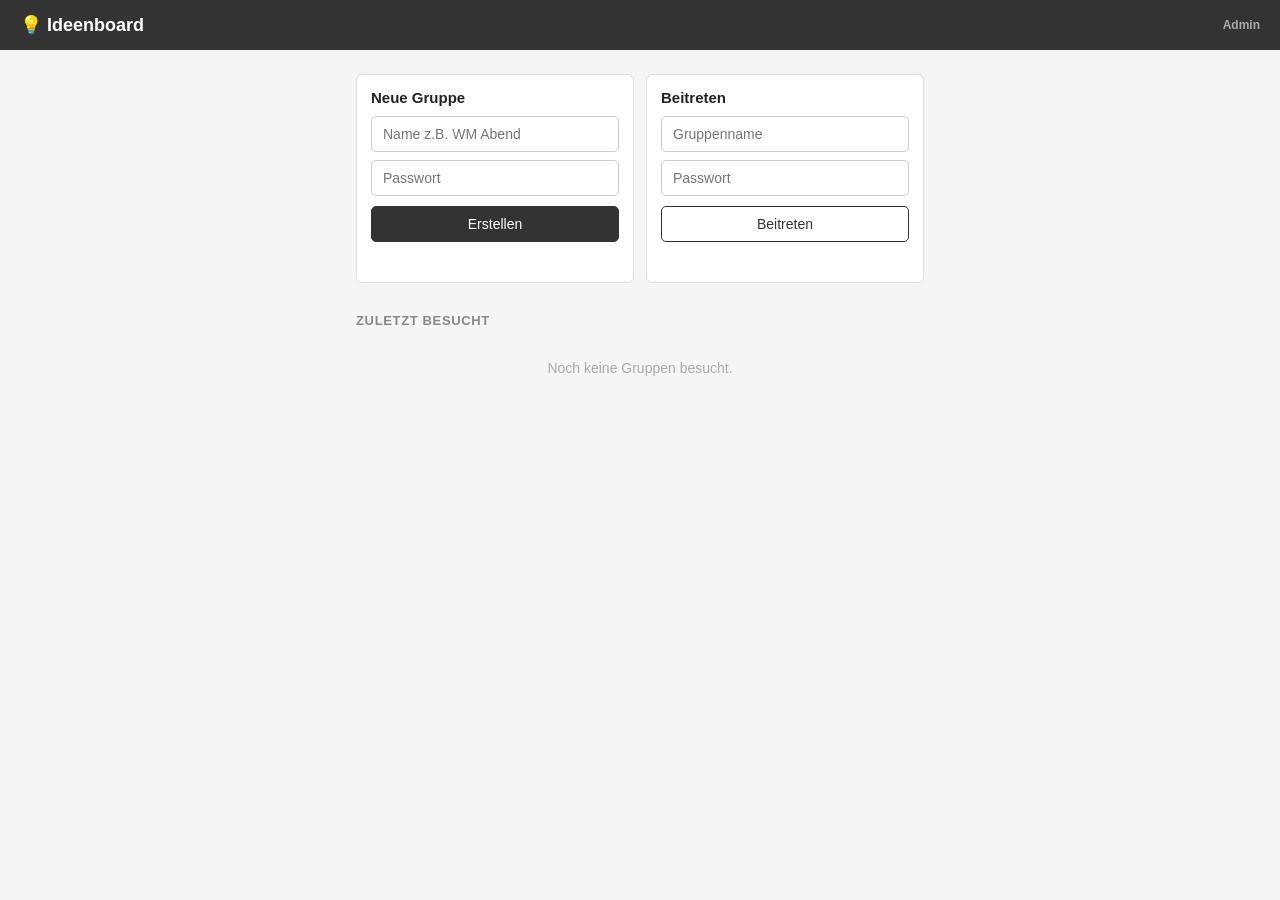
<file: Planung/index.html>
<!DOCTYPE html>
<html lang="de">
<head>
<meta charset="UTF-8">
<meta name="viewport" content="width=device-width, initial-scale=1.0">
<title>Ideenboard</title>
<style>
  * { box-sizing: border-box; margin: 0; padding: 0; }
  body { font-family: sans-serif; background: #f5f5f5; color: #222; min-height: 100vh; }

  header { background: #333; color: white; padding: 14px 20px; font-size: 18px; font-weight: bold; display: flex; justify-content: space-between; align-items: center; }
  header a { color: #aaa; font-size: 12px; text-decoration: none; cursor: pointer; }
  header a:hover { color: white; }

  .wrap { max-width: 600px; margin: 0 auto; padding: 20px 16px; }

  input, textarea {
    width: 100%; padding: 9px 11px; border: 1px solid #ccc;
    border-radius: 5px; font-size: 14px; font-family: sans-serif;
    background: white; color: #222;
  }
  input:focus, textarea:focus { outline: 2px solid #333; border-color: #333; }
  textarea { resize: vertical; min-height: 65px; }

  button {
    padding: 9px 16px; border: 1px solid #333; border-radius: 5px;
    font-size: 14px; cursor: pointer; background: #333; color: white; font-family: sans-serif;
    position: relative; min-width: 80px;
  }
  button:hover:not(:disabled) { background: #111; }
  button:disabled { opacity: 0.6; cursor: default; }
  button.secondary { background: white; color: #333; }
  button.secondary:hover:not(:disabled) { background: #eee; }
  button.small { padding: 5px 11px; font-size: 12px; min-width: unset; }
  button.red { background: #c0392b; border-color: #c0392b; color: white; }
  button.red:hover:not(:disabled) { background: #a93226; }
  button.green { background: #27ae60; border-color: #27ae60; color: white; }
  button.green:hover:not(:disabled) { background: #1e8449; }

  .spinner {
    display: none; width: 14px; height: 14px;
    border: 2px solid rgba(255,255,255,0.4); border-top-color: white;
    border-radius: 50%; animation: spin 0.6s linear infinite;
    position: absolute; right: 10px; top: 50%; transform: translateY(-50%);
  }
  .spinner.dark { border-color: rgba(0,0,0,0.2); border-top-color: #333; }
  button.loading .spinner { display: inline-block; }
  button.loading .btn-text { margin-right: 20px; }
  @keyframes spin { to { transform: translateY(-50%) rotate(360deg); } }

  .page-spinner {
    display: none; position: fixed; inset: 0;
    background: rgba(255,255,255,0.75); z-index: 50;
    align-items: center; justify-content: center; flex-direction: column; gap: 12px;
  }
  .page-spinner.show { display: flex; }
  .big-spin { width: 36px; height: 36px; border: 3px solid #ddd; border-top-color: #333; border-radius: 50%; animation: spin2 0.7s linear infinite; }
  @keyframes spin2 { to { transform: rotate(360deg); } }
  .page-spinner p { font-size: 14px; color: #555; }

  .card { background: white; border: 1px solid #ddd; border-radius: 6px; padding: 14px; margin-bottom: 10px; }
  .card h3 { font-size: 15px; margin-bottom: 10px; }
  .row { display: flex; gap: 8px; }
  .row input { flex: 1; }

  .section-title { font-size: 13px; color: #888; margin: 18px 0 8px; font-weight: bold; text-transform: uppercase; letter-spacing: 0.05em; }

  .idea { background: white; border: 1px solid #ddd; border-radius: 6px; padding: 12px 14px; margin-bottom: 8px; }
  .idea.taken { border-left: 4px solid #27ae60; }
  .idea-top { display: flex; justify-content: space-between; align-items: flex-start; gap: 10px; }
  .idea-text { font-size: 15px; line-height: 1.4; }
  .idea-by { font-size: 12px; color: #27ae60; margin-top: 5px; font-weight: bold; }
  .idea-btns { display: flex; gap: 5px; flex-shrink: 0; }

  .comment { border-top: 1px solid #eee; padding-top: 10px; margin-top: 10px; }
  .comment-author { font-size: 12px; font-weight: bold; color: #555; }
  .comment-text { font-size: 13px; margin-top: 3px; line-height: 1.4; }

  .empty { color: #aaa; font-size: 14px; text-align: center; padding: 24px; }
  .status { font-size: 13px; margin-top: 8px; min-height: 18px; }

  .back { background: none; border: none; color: #333; font-size: 15px; cursor: pointer; padding: 0; margin-bottom: 14px; display: inline-block; min-width: unset; }
  .back:hover { text-decoration: underline; background: none; }

  .group-item { background: white; border: 1px solid #ddd; border-radius: 6px; padding: 13px 16px; margin-bottom: 8px; display: flex; justify-content: space-between; align-items: center; cursor: pointer; }
  .group-item:hover { border-color: #333; }
  .group-item .gname { font-size: 15px; font-weight: bold; }
  .group-item .gmeta { font-size: 12px; color: #999; margin-top: 2px; }

  .modal-bg { display: none; position: fixed; inset: 0; background: rgba(0,0,0,0.4); z-index: 20; align-items: center; justify-content: center; }
  .modal-bg.open { display: flex; }
  .modal { background: white; border-radius: 8px; padding: 20px; width: 320px; max-width: 90vw; }
  .modal h3 { margin-bottom: 12px; font-size: 16px; }
  .modal input { margin-bottom: 10px; }
  .err { color: #c0392b; font-size: 13px; margin-bottom: 8px; }

  .log-entry { background: white; border: 1px solid #ddd; border-radius: 5px; padding: 10px 12px; margin-bottom: 6px; font-size: 13px; font-family: monospace; }
  .log-entry .lt { color: #999; font-size: 11px; }
  .log-entry .lmsg { margin-top: 3px; word-break: break-all; }
  .log-entry.err-log .lmsg { color: #c0392b; }
  .log-entry.ok-log .lmsg { color: #27ae60; }
  .log-entry.info-log .lmsg { color: #2980b9; }

  #groupView, #adminView { display: none; }
</style>
</head>
<body>

<div class="page-spinner" id="pageSpinner">
  <div class="big-spin"></div>
  <p id="spinnerMsg">Laden...</p>
</div>

<header>
  💡 Ideenboard
  <a onclick="showAdminLogin()">Admin</a>
</header>

<div class="wrap">

  <!-- HOME -->
  <div id="homeView">
    <div style="display:grid;grid-template-columns:1fr 1fr;gap:12px;margin-bottom:20px;margin-top:4px">
      <div class="card">
        <h3>Neue Gruppe</h3>
        <input id="newName" placeholder="Name z.B. WM Abend" style="margin-bottom:8px">
        <input id="newPass" type="password" placeholder="Passwort" style="margin-bottom:10px">
        <button id="createBtn" onclick="createGroup()" style="width:100%">
          <span class="btn-text">Erstellen</span><span class="spinner"></span>
        </button>
        <div class="status" id="createMsg"></div>
      </div>
      <div class="card">
        <h3>Beitreten</h3>
        <input id="joinName" placeholder="Gruppenname" style="margin-bottom:8px">
        <input id="joinPass" type="password" placeholder="Passwort" style="margin-bottom:10px">
        <button id="joinBtn" onclick="joinGroup()" style="width:100%" class="secondary">
          <span class="btn-text">Beitreten</span><span class="spinner dark"></span>
        </button>
        <div class="status" id="joinMsg"></div>
      </div>
    </div>
    <div class="section-title">Zuletzt besucht</div>
    <div id="recentList"><div class="empty">Noch keine Gruppen.</div></div>
  </div>

  <!-- GROUP VIEW -->
  <div id="groupView">
    <button class="back" onclick="goHome()">← Zurück</button>
    <div style="margin-bottom:14px">
      <div style="font-size:20px;font-weight:bold" id="gTitle"></div>
      <div style="font-size:12px;color:#999" id="gCode"></div>
    </div>
    <div class="card">
      <div class="row">
        <input id="ideaInput" placeholder="Neue Idee eingeben..." onkeydown="if(event.key==='Enter')addIdea()">
        <button id="ideaBtn" onclick="addIdea()" style="white-space:nowrap">
          <span class="btn-text">+ Idee</span><span class="spinner"></span>
        </button>
      </div>
    </div>
    <div class="section-title">Ideen</div>
    <div id="ideasList"></div>
  </div>

  <!-- ADMIN VIEW -->
  <div id="adminView">
    <button class="back" onclick="goHome()">← Zurück</button>
    <div style="font-size:20px;font-weight:bold;margin-bottom:14px">🔧 Admin Logs</div>
    <button onclick="clearLogs()" class="red small" style="margin-bottom:14px">Logs löschen</button>
    <div id="logsList"></div>
  </div>

</div>

<!-- CLAIM MODAL -->
<div class="modal-bg" id="claimModal">
  <div class="modal">
    <h3 id="claimTitle">Wer macht das?</h3>
    <input id="claimName" placeholder="Dein Name" onkeydown="if(event.key==='Enter')confirmClaim()">
    <div class="err" id="claimErr"></div>
    <div class="row" style="justify-content:flex-end">
      <button class="secondary" onclick="closeModal()">Abbrechen</button>
      <button class="green" id="claimBtn" onclick="confirmClaim()">
        <span class="btn-text">Ich mach's!</span><span class="spinner"></span>
      </button>
    </div>
  </div>
</div>

<!-- COMMENT MODAL -->
<div class="modal-bg" id="commentModal">
  <div class="modal">
    <h3>Kommentar</h3>
    <input id="commentAuthor" placeholder="Dein Name" style="margin-bottom:8px">
    <textarea id="commentText" placeholder="Kommentar..." style="margin-bottom:10px"></textarea>
    <div class="err" id="commentErr"></div>
    <div class="row" style="justify-content:flex-end">
      <button class="secondary" onclick="closeModal()">Abbrechen</button>
      <button id="commentBtn" onclick="confirmComment()">
        <span class="btn-text">Senden</span><span class="spinner"></span>
      </button>
    </div>
  </div>
</div>

<!-- ADMIN LOGIN MODAL -->
<div class="modal-bg" id="adminModal">
  <div class="modal">
    <h3>🔐 Admin Login</h3>
    <input id="adminUser" placeholder="Benutzername" style="margin-bottom:8px">
    <input id="adminPass" type="password" placeholder="Passwort" style="margin-bottom:10px" onkeydown="if(event.key==='Enter')confirmAdmin()">
    <div class="err" id="adminErr"></div>
    <div class="row" style="justify-content:flex-end">
      <button class="secondary" onclick="closeModal()">Abbrechen</button>
      <button onclick="confirmAdmin()">Login</button>
    </div>
  </div>
</div>

<script>
// ---- CONFIG ----
const SB_URL = "https://zmabwmuaixhhblvlzccj.supabase.co";
const SB_KEY = "eyJhbGciOiJIUzI1NiIsInR5cCI6IkpXVCJ9.eyJpc3MiOiJzdXBhYmFzZSIsInJlZiI6InptYWJ3bXVhaXhoaGJsdmx6Y2NqIiwicm9sZSI6ImFub24iLCJpYXQiOjE3Nzc0ODcyMjYsImV4cCI6MjA5MzA2MzIyNn0.yfG9FAW7VvcWMHv8kTKJoYQlPKXtvkTkyoDPLtaG3ts";
const HEADERS = { "Content-Type": "application/json", "apikey": SB_KEY, "Authorization": "Bearer " + SB_KEY };
const ADMIN_USER = "admin";
const ADMIN_PASS = "byt666";

let curGroup = null; // full row from supabase: { id, slug, name, pass, data }
let claimId = null, commentId = null;

// ---- SUPABASE API ----
async function sbGet(slug) {
  const r = await fetch(`${SB_URL}/rest/v1/groups?slug=eq.${encodeURIComponent(slug)}&select=*`, { headers: HEADERS });
  if (!r.ok) throw new Error("GET " + r.status + " " + await r.text());
  const rows = await r.json();
  return rows[0] || null;
}

async function sbInsert(slug, name, pass) {
  const r = await fetch(`${SB_URL}/rest/v1/groups`, {
    method: "POST",
    headers: { ...HEADERS, "Prefer": "return=representation" },
    body: JSON.stringify({ slug, name, pass, data: { ideas: [] } })
  });
  if (!r.ok) throw new Error("INSERT " + r.status + " " + await r.text());
  const rows = await r.json();
  return rows[0];
}

async function sbUpdate(slug, data) {
  const r = await fetch(`${SB_URL}/rest/v1/groups?slug=eq.${encodeURIComponent(slug)}`, {
    method: "PATCH",
    headers: { ...HEADERS, "Prefer": "return=representation" },
    body: JSON.stringify({ data })
  });
  if (!r.ok) throw new Error("PATCH " + r.status + " " + await r.text());
  const rows = await r.json();
  return rows[0];
}

// ---- LOGS ----
function addLog(type, message) {
  try {
    const logs = JSON.parse(localStorage.getItem("ib_logs") || "[]");
    logs.unshift({ type, msg: message, t: new Date().toLocaleString("de-DE") });
    localStorage.setItem("ib_logs", JSON.stringify(logs.slice(0, 100)));
  } catch(e) {}
}
function clearLogs() { localStorage.removeItem("ib_logs"); renderLogs(); }
function renderLogs() {
  const logs = JSON.parse(localStorage.getItem("ib_logs") || "[]");
  const el = document.getElementById("logsList");
  if (!logs.length) { el.innerHTML = '<div class="empty">Keine Logs vorhanden.</div>'; return; }
  el.innerHTML = logs.map(l => `<div class="log-entry ${l.type}-log"><div class="lt">${l.t}</div><div class="lmsg">${esc(l.msg)}</div></div>`).join("");
}

// ---- UI HELPERS ----
function showSpinner(m) { document.getElementById("pageSpinner").classList.add("show"); document.getElementById("spinnerMsg").textContent = m || "Laden..."; }
function hideSpinner() { document.getElementById("pageSpinner").classList.remove("show"); }
function setBtn(id, loading) { const b = document.getElementById(id); if (!b) return; b.disabled = loading; b.classList.toggle("loading", loading); }
function setMsg(id, t, c) { const e = document.getElementById(id); if (!e) return; e.textContent = t; e.style.color = c||"#888"; if (t && c !== "#c0392b") setTimeout(()=>{ if(e.textContent===t) e.textContent=""; }, 3500); }
function closeModal() { document.querySelectorAll(".modal-bg").forEach(m=>m.classList.remove("open")); }

function slug(s) { return s.trim().toLowerCase().replace(/\s+/g,"-").replace(/[^a-z0-9\-]/g,""); }
function esc(s) { return String(s).replace(/&/g,"&amp;").replace(/</g,"&lt;").replace(/>/g,"&gt;"); }

function recent() { try { return JSON.parse(localStorage.getItem("ib_recent")||"[]"); } catch { return []; } }
function saveRecent(sl, name) { let r = recent().filter(x=>x.sl!==sl); r.unshift({sl,name}); localStorage.setItem("ib_recent", JSON.stringify(r.slice(0,6))); }

function showView(name) {
  document.getElementById("homeView").style.display = name==="home" ? "block" : "none";
  document.getElementById("groupView").style.display = name==="group" ? "block" : "none";
  document.getElementById("adminView").style.display = name==="admin" ? "block" : "none";
}
function goHome() { showView("home"); renderRecent(); }

function renderRecent() {
  const r = recent();
  const el = document.getElementById("recentList");
  if (!r.length) { el.innerHTML = '<div class="empty">Noch keine Gruppen besucht.</div>'; return; }
  el.innerHTML = r.map(x=>`<div class="group-item" onclick="openRecent('${x.sl}')"><div><div class="gname">${esc(x.name)}</div><div class="gmeta">${x.sl}</div></div><span>›</span></div>`).join("");
}

// ---- CREATE / JOIN ----
async function createGroup() {
  const name = document.getElementById("newName").value.trim();
  const pass = document.getElementById("newPass").value.trim();
  if (!name||!pass) { setMsg("createMsg","Name und Passwort angeben!","#c0392b"); return; }
  const sl = slug(name);
  if (!sl) { setMsg("createMsg","Ungültiger Name.","#c0392b"); return; }

  setBtn("createBtn",true); showSpinner("Gruppe wird erstellt...");
  try {
    // check if exists
    const existing = await sbGet(sl);
    if (existing) { setMsg("createMsg","Name schon vergeben! Anderen wählen.","#c0392b"); addLog("err","Gruppe existiert bereits: "+sl); return; }

    const row = await sbInsert(sl, name, pass);
    curGroup = row;
    saveRecent(sl, name);
    addLog("ok","Gruppe erstellt: "+sl);
    document.getElementById("newName").value = "";
    document.getElementById("newPass").value = "";
    setMsg("createMsg","✓ Gruppe erstellt!","#27ae60");
    setTimeout(() => openGroup(), 500);
  } catch(e) {
    setMsg("createMsg","Fehler: "+e.message,"#c0392b");
    addLog("err","createGroup: "+e.message);
  } finally { setBtn("createBtn",false); hideSpinner(); }
}

async function joinGroup() {
  const name = document.getElementById("joinName").value.trim();
  const pass = document.getElementById("joinPass").value.trim();
  if (!name||!pass) { setMsg("joinMsg","Name und Passwort angeben!","#c0392b"); return; }
  const sl = slug(name);

  setBtn("joinBtn",true); showSpinner("Suche Gruppe...");
  try {
    const row = await sbGet(sl);
    if (!row) { setMsg("joinMsg","Gruppe nicht gefunden!","#c0392b"); addLog("err","Nicht gefunden: "+sl); return; }
    if (row.pass !== pass) { setMsg("joinMsg","Falsches Passwort!","#c0392b"); addLog("err","Falsches PW für: "+sl); return; }

    curGroup = row;
    saveRecent(sl, row.name);
    addLog("ok","Beigetreten: "+sl);
    document.getElementById("joinName").value = "";
    document.getElementById("joinPass").value = "";
    openGroup();
  } catch(e) {
    setMsg("joinMsg","Fehler: "+e.message,"#c0392b");
    addLog("err","joinGroup: "+e.message);
  } finally { setBtn("joinBtn",false); hideSpinner(); }
}

function openGroup() {
  showView("group");
  document.getElementById("gTitle").textContent = curGroup.name;
  document.getElementById("gCode").textContent = "Gruppenname zum Beitreten: " + curGroup.slug;
  renderIdeas();
}

async function openRecent(sl) {
  showSpinner("Lade Gruppe...");
  try {
    const row = await sbGet(sl);
    if (!row) { alert("Gruppe nicht mehr vorhanden."); renderRecent(); hideSpinner(); return; }
    curGroup = row;
    openGroup();
  } catch(e) { alert("Fehler: "+e.message); addLog("err","openRecent: "+e.message); }
  finally { hideSpinner(); }
}

// ---- IDEAS ----
function ideas() { return curGroup.data?.ideas || []; }

async function saveIdeas(newIdeas) {
  const updated = await sbUpdate(curGroup.slug, { ...curGroup.data, ideas: newIdeas });
  curGroup = updated;
}

async function addIdea() {
  const text = document.getElementById("ideaInput").value.trim();
  if (!text) return;
  setBtn("ideaBtn",true);
  try {
    // fetch fresh to avoid conflicts
    const fresh = await sbGet(curGroup.slug);
    const newIdeas = [...(fresh.data?.ideas||[]), { id: Date.now(), text, by: null, comments: [] }];
    const updated = await sbUpdate(fresh.slug, { ...fresh.data, ideas: newIdeas });
    curGroup = updated;
    document.getElementById("ideaInput").value = "";
    addLog("ok","Idee hinzugefügt: "+text);
    renderIdeas();
  } catch(e) { addLog("err","addIdea: "+e.message); alert("Fehler: "+e.message); }
  finally { setBtn("ideaBtn",false); }
}

function renderIdeas() {
  const list = ideas();
  const el = document.getElementById("ideasList");
  if (!list.length) { el.innerHTML = '<div class="empty">Noch keine Ideen. Füg eine hinzu!</div>'; return; }
  el.innerHTML = [...list].reverse().map(idea=>`
    <div class="idea ${idea.by?'taken':''}">
      <div class="idea-top">
        <div>
          <div class="idea-text">${esc(idea.text)}</div>
          ${idea.by?`<div class="idea-by">✓ ${esc(idea.by)}</div>`:""}
        </div>
        <div class="idea-btns">
          ${!idea.by
            ?`<button class="green small" onclick="openClaim(${idea.id})">Ich mach's</button>`
            :`<button class="secondary small" onclick="unclaim(${idea.id})">Freigeben</button>`}
          <button class="secondary small" onclick="openComment(${idea.id})">💬</button>
          <button class="red small" onclick="deleteIdea(${idea.id})">✕</button>
        </div>
      </div>
      ${idea.comments&&idea.comments.length?idea.comments.map(c=>`
        <div class="comment">
          <div class="comment-author">${esc(c.author)}</div>
          <div class="comment-text">${esc(c.text)}</div>
        </div>`).join(""):""}
    </div>`).join("");
}

function openClaim(id) {
  claimId = id;
  const idea = ideas().find(x=>x.id===id);
  document.getElementById("claimTitle").textContent = `Wer macht: "${idea.text}"?`;
  document.getElementById("claimName").value = "";
  document.getElementById("claimErr").textContent = "";
  document.getElementById("claimModal").classList.add("open");
  setTimeout(()=>document.getElementById("claimName").focus(),100);
}

async function confirmClaim() {
  const name = document.getElementById("claimName").value.trim();
  if (!name) { document.getElementById("claimErr").textContent = "Bitte Namen eingeben!"; return; }
  setBtn("claimBtn",true);
  try {
    const fresh = await sbGet(curGroup.slug);
    const newIdeas = (fresh.data?.ideas||[]).map(x => x.id===claimId ? {...x, by: name} : x);
    const updated = await sbUpdate(fresh.slug, { ...fresh.data, ideas: newIdeas });
    curGroup = updated;
    addLog("ok",`"${name}" übernimmt Idee ${claimId}`);
    closeModal(); renderIdeas();
  } catch(e) { addLog("err","confirmClaim: "+e.message); document.getElementById("claimErr").textContent = "Fehler!"; }
  finally { setBtn("claimBtn",false); }
}

async function unclaim(id) {
  showSpinner("Wird freigegeben...");
  try {
    const fresh = await sbGet(curGroup.slug);
    const newIdeas = (fresh.data?.ideas||[]).map(x => x.id===id ? {...x, by: null} : x);
    const updated = await sbUpdate(fresh.slug, { ...fresh.data, ideas: newIdeas });
    curGroup = updated; renderIdeas();
  } catch(e) { addLog("err","unclaim: "+e.message); }
  finally { hideSpinner(); }
}

async function deleteIdea(id) {
  if (!confirm("Löschen?")) return;
  showSpinner("Löschen...");
  try {
    const fresh = await sbGet(curGroup.slug);
    const newIdeas = (fresh.data?.ideas||[]).filter(x=>x.id!==id);
    const updated = await sbUpdate(fresh.slug, { ...fresh.data, ideas: newIdeas });
    curGroup = updated;
    addLog("ok","Idee gelöscht: "+id);
    renderIdeas();
  } catch(e) { addLog("err","deleteIdea: "+e.message); }
  finally { hideSpinner(); }
}

// ---- COMMENTS ----
function openComment(id) {
  commentId = id;
  document.getElementById("commentAuthor").value = "";
  document.getElementById("commentText").value = "";
  document.getElementById("commentErr").textContent = "";
  document.getElementById("commentModal").classList.add("open");
  setTimeout(()=>document.getElementById("commentAuthor").focus(),100);
}

async function confirmComment() {
  const author = document.getElementById("commentAuthor").value.trim();
  const text = document.getElementById("commentText").value.trim();
  if (!author||!text) { document.getElementById("commentErr").textContent = "Name und Kommentar angeben!"; return; }
  setBtn("commentBtn",true);
  try {
    const fresh = await sbGet(curGroup.slug);
    const newIdeas = (fresh.data?.ideas||[]).map(x => {
      if (x.id !== commentId) return x;
      return { ...x, comments: [...(x.comments||[]), { author, text }] };
    });
    const updated = await sbUpdate(fresh.slug, { ...fresh.data, ideas: newIdeas });
    curGroup = updated;
    addLog("ok",`Kommentar von "${author}"`);
    closeModal(); renderIdeas();
  } catch(e) { addLog("err","confirmComment: "+e.message); document.getElementById("commentErr").textContent = "Fehler!"; }
  finally { setBtn("commentBtn",false); }
}

// ---- ADMIN ----
function showAdminLogin() {
  document.getElementById("adminUser").value = "";
  document.getElementById("adminPass").value = "";
  document.getElementById("adminErr").textContent = "";
  document.getElementById("adminModal").classList.add("open");
  setTimeout(()=>document.getElementById("adminUser").focus(),100);
}
function confirmAdmin() {
  const user = document.getElementById("adminUser").value.trim();
  const pass = document.getElementById("adminPass").value.trim();
  if (user===ADMIN_USER && pass===ADMIN_PASS) {
    closeModal(); showView("admin"); renderLogs();
  } else {
    document.getElementById("adminErr").textContent = "Falscher Benutzername oder Passwort!";
    addLog("err","Fehlgeschlagener Admin-Login: user="+user);
  }
}

// ---- INIT ----
showView("home");
renderRecent();
</script>
</body>
</html>
</file>
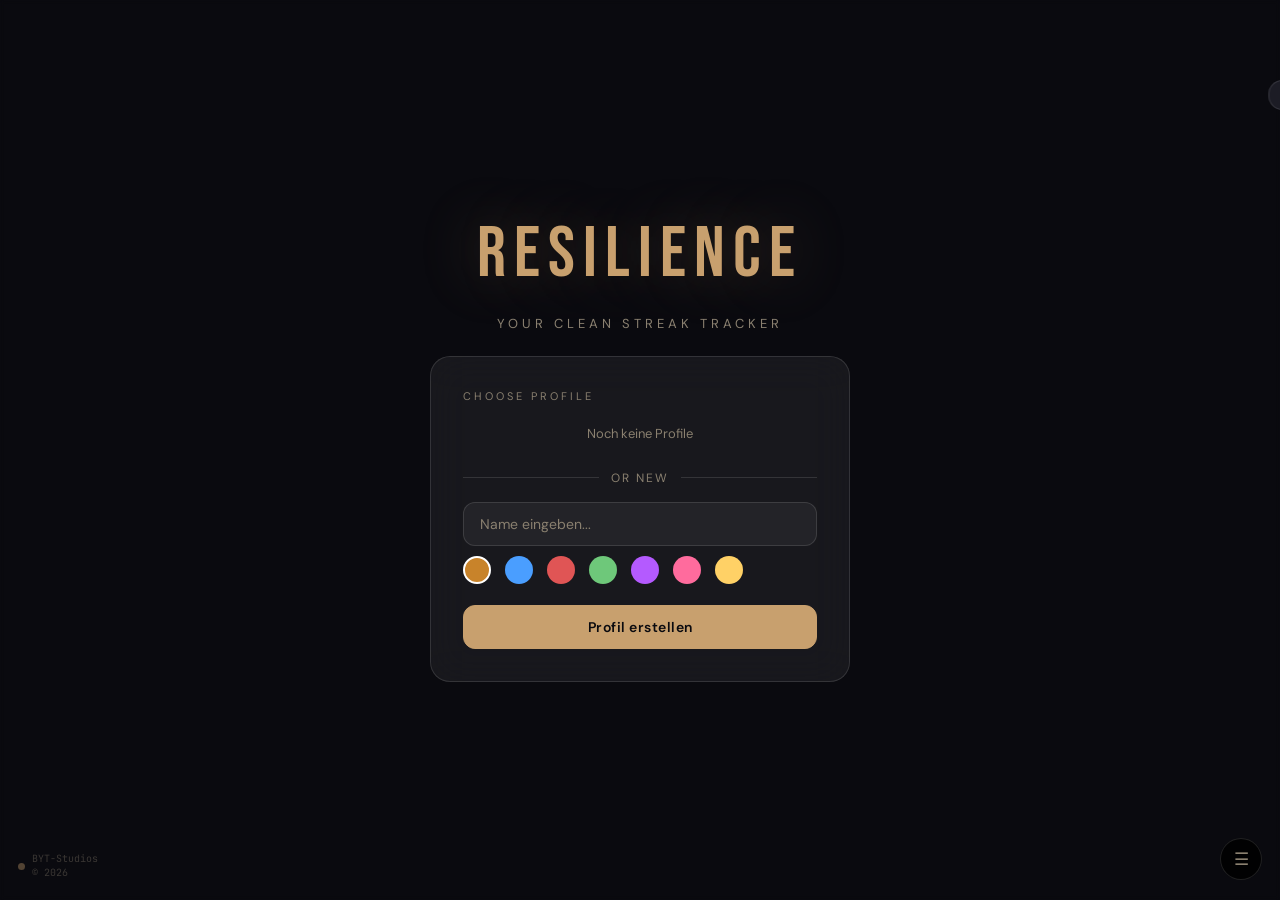
<file: tracker/index.html>
<!DOCTYPE html>
<html lang="de">
<head>
<meta charset="UTF-8">
<meta name="viewport" content="width=device-width, initial-scale=1.0">
<title>RESILIENCE — Clean Tracker</title>
<link href="https://fonts.googleapis.com/css2?family=Bebas+Neue&family=DM+Sans:wght@300;400;500;600&family=JetBrains+Mono:wght@400;500&display=swap" rel="stylesheet">
<style>
  :root {
    --bg: #0a0a0f;
    --glass: rgba(255,255,255,0.06);
    --glass-border: rgba(255,255,255,0.12);
    --glass-hover: rgba(255,255,255,0.10);
    --accent: #c8a06e;
    --accent2: #e8734a;
    --text: #f0ece4;
    --text-muted: #8a8070;
    --danger: #e05555;
    --success: #6ec87a;
    --card-radius: 20px;
    --font-display: 'Bebas Neue', sans-serif;
    --font-body: 'DM Sans', sans-serif;
    --font-mono: 'JetBrains Mono', monospace;
    --bg-image: none;
    --overlay: rgba(10,10,15,0.75);
  }

  * { margin: 0; padding: 0; box-sizing: border-box; }

  body {
    font-family: var(--font-body);
    background: var(--bg);
    color: var(--text);
    min-height: 100vh;
    overflow-x: hidden;
    transition: all 0.6s ease;
  }

  .bg-layer {
    position: fixed; inset: 0; z-index: 0;
    background-image: var(--bg-image);
    background-size: cover;
    background-position: center;
    transition: all 0.6s ease;
  }
  .bg-overlay {
    position: fixed; inset: 0; z-index: 1;
    background: var(--overlay);
    backdrop-filter: blur(2px);
  }

  .app { position: relative; z-index: 2; min-height: 100vh; }

  /* ---- SCREENS ---- */
  .screen { display: none; min-height: 100vh; padding: 20px; }
  .screen.active { display: flex; flex-direction: column; }

  /* ---- GLASS CARD ---- */
  .glass {
    background: var(--glass);
    border: 1px solid var(--glass-border);
    border-radius: var(--card-radius);
    backdrop-filter: blur(20px);
    -webkit-backdrop-filter: blur(20px);
    transition: all 0.3s ease;
  }
  .glass:hover { background: var(--glass-hover); }

  /* ---- LOGIN SCREEN ---- */
  #screen-login {
    align-items: center;
    justify-content: center;
    gap: 24px;
  }

  .login-logo {
    font-family: var(--font-display);
    font-size: 72px;
    letter-spacing: 8px;
    color: var(--accent);
    text-align: center;
    line-height: 1;
    text-shadow: 0 0 60px rgba(200,160,110,0.3);
  }
  .login-sub {
    font-size: 13px;
    letter-spacing: 4px;
    color: var(--text-muted);
    text-align: center;
    text-transform: uppercase;
  }

  .login-card {
    padding: 32px;
    width: 100%;
    max-width: 420px;
  }

  .user-list { display: flex; flex-direction: column; gap: 10px; margin-bottom: 20px; }
  .user-btn {
    display: flex; align-items: center; gap: 14px;
    padding: 14px 18px;
    background: var(--glass);
    border: 1px solid var(--glass-border);
    border-radius: 14px;
    cursor: pointer;
    transition: all 0.2s;
    color: var(--text);
    font-family: var(--font-body);
    font-size: 15px;
  }
  .user-btn:hover { background: var(--glass-hover); border-color: var(--accent); transform: translateX(4px); }
  .user-avatar {
    width: 40px; height: 40px; border-radius: 50%;
    display: flex; align-items: center; justify-content: center;
    font-family: var(--font-display);
    font-size: 18px;
    color: var(--bg);
    flex-shrink: 0;
  }
  .user-streak-mini { margin-left: auto; font-family: var(--font-mono); font-size: 13px; color: var(--accent); }

  .divider { display: flex; align-items: center; gap: 12px; color: var(--text-muted); font-size: 12px; letter-spacing: 2px; margin: 16px 0; }
  .divider::before, .divider::after { content: ''; flex: 1; height: 1px; background: var(--glass-border); }

  .input-field {
    width: 100%;
    background: rgba(255,255,255,0.05);
    border: 1px solid var(--glass-border);
    border-radius: 12px;
    padding: 12px 16px;
    color: var(--text);
    font-family: var(--font-body);
    font-size: 14px;
    outline: none;
    transition: all 0.2s;
    margin-bottom: 10px;
  }
  .input-field:focus { border-color: var(--accent); background: rgba(255,255,255,0.08); }
  .input-field::placeholder { color: var(--text-muted); }

  .btn {
    padding: 12px 24px;
    border-radius: 12px;
    border: 1px solid var(--glass-border);
    background: var(--glass);
    color: var(--text);
    font-family: var(--font-body);
    font-size: 14px;
    font-weight: 500;
    cursor: pointer;
    transition: all 0.2s;
    letter-spacing: 0.5px;
  }
  .btn:hover { background: var(--glass-hover); transform: translateY(-1px); }
  .btn-accent { background: var(--accent); border-color: var(--accent); color: #0a0a0f; font-weight: 600; }
  .btn-accent:hover { background: #d4ae7e; filter: brightness(1.1); }
  .btn-danger { background: rgba(224,85,85,0.2); border-color: var(--danger); color: var(--danger); }
  .btn-danger:hover { background: rgba(224,85,85,0.35); }
  .btn-full { width: 100%; }
  .btn-sm { padding: 8px 16px; font-size: 13px; border-radius: 10px; }

  /* ---- MAIN SCREEN ---- */
  #screen-main { padding: 0; }

  .topbar {
    display: flex; align-items: center; justify-content: space-between;
    padding: 16px 24px;
    border-bottom: 1px solid var(--glass-border);
    background: rgba(0,0,0,0.3);
    backdrop-filter: blur(20px);
    position: sticky; top: 0; z-index: 100;
  }
  .topbar-logo { font-family: var(--font-display); font-size: 28px; color: var(--accent); letter-spacing: 4px; }
  .topbar-user { display: flex; align-items: center; gap: 10px; font-size: 14px; color: var(--text-muted); }
  .topbar-user .user-avatar { width: 32px; height: 32px; font-size: 14px; }
  .topbar-actions { display: flex; gap: 8px; }

  .main-content {
    padding: 24px;
    display: grid;
    grid-template-columns: 1fr 1fr;
    gap: 16px;
    max-width: 1200px;
    margin: 0 auto;
  }

  .col-full { grid-column: 1 / -1; }

  /* ---- HERO STREAK CARD ---- */
  .streak-hero {
    padding: 36px;
    text-align: center;
    position: relative;
    overflow: hidden;
  }
  .streak-hero::before {
    content: '';
    position: absolute; inset: 0;
    background: radial-gradient(ellipse at 50% 0%, rgba(200,160,110,0.15) 0%, transparent 70%);
    pointer-events: none;
  }
  .streak-label {
    font-size: 11px; letter-spacing: 4px; text-transform: uppercase;
    color: var(--text-muted); margin-bottom: 8px;
  }
  .streak-number {
    font-family: var(--font-display);
    font-size: 120px;
    line-height: 1;
    color: var(--accent);
    text-shadow: 0 0 80px rgba(200,160,110,0.4);
    transition: all 0.5s;
  }
  .streak-unit { font-family: var(--font-display); font-size: 28px; color: var(--text-muted); letter-spacing: 6px; }
  .streak-since { font-size: 13px; color: var(--text-muted); margin-top: 8px; font-family: var(--font-mono); }
  .streak-category-badge {
    display: inline-block;
    margin-top: 12px;
    padding: 4px 14px;
    border-radius: 20px;
    background: rgba(200,160,110,0.15);
    border: 1px solid rgba(200,160,110,0.3);
    font-size: 12px; letter-spacing: 2px; text-transform: uppercase;
    color: var(--accent);
  }

  /* ---- TRACKER SELECTOR ---- */
  .trackers-card { padding: 20px; }
  .card-title { font-size: 11px; letter-spacing: 3px; text-transform: uppercase; color: var(--text-muted); margin-bottom: 14px; }
  .tracker-tabs { display: flex; gap: 8px; flex-wrap: wrap; }
  .tracker-tab {
    padding: 8px 16px; border-radius: 10px;
    border: 1px solid var(--glass-border);
    background: transparent;
    color: var(--text-muted);
    font-family: var(--font-body);
    font-size: 13px;
    cursor: pointer;
    transition: all 0.2s;
  }
  .tracker-tab.active { border-color: var(--accent); color: var(--accent); background: rgba(200,160,110,0.1); }
  .tracker-tab:hover { border-color: var(--accent); color: var(--accent); }

  /* ---- ACTIONS CARD ---- */
  .actions-card { padding: 20px; display: flex; flex-direction: column; gap: 10px; }
  .action-row { display: flex; gap: 10px; }

  /* ---- TIMELINE CARD ---- */
  .timeline-card { padding: 20px; }
  .timeline { display: flex; flex-direction: column; gap: 10px; max-height: 280px; overflow-y: auto; }
  .timeline-item {
    display: flex; align-items: flex-start; gap: 12px;
    padding: 12px 14px;
    background: rgba(255,255,255,0.03);
    border-radius: 12px;
    border-left: 3px solid;
    transition: all 0.2s;
  }
  .timeline-item.clean { border-color: var(--success); }
  .timeline-item.relapse { border-color: var(--danger); }
  .timeline-item.start { border-color: var(--accent); }
  .timeline-meta { font-size: 11px; color: var(--text-muted); font-family: var(--font-mono); margin-top: 2px; }
  .timeline-text { font-size: 14px; }

  /* ---- ACHIEVEMENTS CARD ---- */
  .achievements-card { padding: 20px; }
  .achievements-grid { display: grid; grid-template-columns: repeat(auto-fill, minmax(90px, 1fr)); gap: 10px; }
  .achievement {
    display: flex; flex-direction: column; align-items: center; gap: 6px;
    padding: 14px 8px;
    border-radius: 14px;
    text-align: center;
    transition: all 0.3s;
    cursor: default;
  }
  .achievement.locked { opacity: 0.3; filter: grayscale(1); }
  .achievement.unlocked { background: rgba(200,160,110,0.1); border: 1px solid rgba(200,160,110,0.3); }
  .achievement.unlocked:hover { transform: scale(1.05); background: rgba(200,160,110,0.18); }
  .achievement-icon { font-size: 28px; }
  .achievement-name { font-size: 10px; color: var(--text-muted); letter-spacing: 0.5px; line-height: 1.3; }
  .achievement.unlocked .achievement-name { color: var(--accent); }

  /* ---- THEMES SCREEN ---- */
  #screen-themes {
    padding: 24px;
    gap: 20px;
    max-width: 900px;
    margin: 0 auto;
  }
  .themes-title { font-family: var(--font-display); font-size: 42px; color: var(--accent); letter-spacing: 4px; }
  .themes-grid { display: grid; grid-template-columns: repeat(auto-fill, minmax(200px, 1fr)); gap: 14px; }
  .theme-card {
    height: 140px;
    border-radius: 16px;
    border: 2px solid transparent;
    cursor: pointer;
    overflow: hidden;
    position: relative;
    transition: all 0.3s;
  }
  .theme-card:hover { transform: scale(1.03); }
  .theme-card.active { border-color: var(--accent); box-shadow: 0 0 20px rgba(200,160,110,0.3); }
  .theme-card-bg { position: absolute; inset: 0; background-size: cover; background-position: center; }
  .theme-card-overlay { position: absolute; inset: 0; background: rgba(0,0,0,0.5); display: flex; align-items: flex-end; padding: 12px; }
  .theme-card-name { font-family: var(--font-display); font-size: 20px; letter-spacing: 2px; color: white; }
  .upload-theme-card {
    height: 140px; border-radius: 16px;
    border: 2px dashed var(--glass-border);
    cursor: pointer;
    display: flex; flex-direction: column;
    align-items: center; justify-content: center; gap: 8px;
    transition: all 0.2s;
    color: var(--text-muted);
    font-size: 13px;
  }
  .upload-theme-card:hover { border-color: var(--accent); color: var(--accent); background: rgba(200,160,110,0.05); }
  .upload-icon { font-size: 28px; }

  /* ---- MODAL ---- */
  .modal-overlay {
    position: fixed; inset: 0; z-index: 1000;
    background: rgba(0,0,0,0.7); backdrop-filter: blur(8px);
    display: none; align-items: center; justify-content: center;
    padding: 20px;
  }
  .modal-overlay.open { display: flex; }
  .modal { padding: 32px; max-width: 460px; width: 100%; }
  .modal-title { font-family: var(--font-display); font-size: 32px; letter-spacing: 2px; color: var(--accent); margin-bottom: 8px; }
  .modal-sub { font-size: 14px; color: var(--text-muted); margin-bottom: 24px; }
  .modal-actions { display: flex; gap: 10px; margin-top: 20px; justify-content: flex-end; }

  /* ---- EASTER EGG ---- */
  .konami-overlay {
    position: fixed; inset: 0; z-index: 9999;
    background: #0a0a0f;
    display: none; align-items: center; justify-content: center;
    flex-direction: column; gap: 20px;
    text-align: center;
  }
  .konami-overlay.open { display: flex; }
  .konami-text { font-family: var(--font-display); font-size: 48px; color: var(--accent); letter-spacing: 4px; animation: pulse 1s infinite; }
  .konami-sub { color: var(--text-muted); font-size: 16px; }
  @keyframes pulse { 0%,100%{opacity:1;} 50%{opacity:0.4;} }

  /* ---- STATS ROW ---- */
  .stats-row { display: grid; grid-template-columns: repeat(3, 1fr); gap: 12px; }
  .stat-box { padding: 16px 20px; border-radius: 16px; text-align: center; }
  .stat-val { font-family: var(--font-display); font-size: 36px; color: var(--accent); }
  .stat-lbl { font-size: 11px; letter-spacing: 2px; text-transform: uppercase; color: var(--text-muted); margin-top: 4px; }

  /* ---- SCROLL ---- */
  ::-webkit-scrollbar { width: 4px; }
  ::-webkit-scrollbar-track { background: transparent; }
  ::-webkit-scrollbar-thumb { background: var(--glass-border); border-radius: 2px; }

  /* ---- NAV ---- */
  .nav-bottom {
    position: fixed; bottom: 0; left: 0; right: 0; z-index: 200;
    display: flex; justify-content: center;
    padding: 12px 20px 20px;
    background: rgba(0,0,0,0.5);
    backdrop-filter: blur(20px);
    border-top: 1px solid var(--glass-border);
    gap: 8px;
  }
  .nav-btn {
    padding: 10px 22px; border-radius: 12px;
    border: 1px solid var(--glass-border);
    background: transparent;
    color: var(--text-muted);
    font-family: var(--font-body);
    font-size: 13px; letter-spacing: 1px;
    cursor: pointer; transition: all 0.2s;
    display: flex; align-items: center; gap: 6px;
  }
  .nav-btn.active, .nav-btn:hover { background: rgba(200,160,110,0.15); border-color: var(--accent); color: var(--accent); }

  /* ---- CONFETTI ---- */
  .confetti-piece {
    position: fixed;
    width: 8px; height: 8px;
    border-radius: 2px;
    pointer-events: none;
    z-index: 9998;
    animation: confetti-fall linear forwards;
  }
  @keyframes confetti-fall {
    0% { transform: translateY(-20px) rotate(0deg); opacity: 1; }
    100% { transform: translateY(110vh) rotate(720deg); opacity: 0; }
  }

  /* ---- PROFILE SCREEN ---- */
  #screen-profile { padding: 24px; gap: 16px; max-width: 600px; margin: 0 auto; }

  /* ---- NOTIFICATION ---- */
  .notif {
    position: fixed; top: 80px; right: 20px; z-index: 5000;
    padding: 14px 20px; border-radius: 14px;
    background: rgba(30,30,40,0.95);
    border: 1px solid var(--glass-border);
    backdrop-filter: blur(20px);
    font-size: 14px;
    transform: translateX(120%);
    transition: transform 0.3s ease;
    max-width: 300px;
  }
  .notif.show { transform: translateX(0); }
  .notif.success { border-color: var(--success); color: var(--success); }
  .notif.error { border-color: var(--danger); color: var(--danger); }
  .notif.info { border-color: var(--accent); color: var(--accent); }

  /* ---- PROGRESS RING ---- */
  .ring-wrap { display: flex; align-items: center; justify-content: center; padding: 10px; }
  .progress-ring { transform: rotate(-90deg); }
  .ring-label { font-family: var(--font-display); font-size: 22px; fill: var(--accent); }

  @media (max-width: 600px) {
    .main-content { grid-template-columns: 1fr; }
    .streak-number { font-size: 80px; }
    .stats-row { grid-template-columns: 1fr 1fr; }
  }

  /* ---- TIME BREAKDOWN ---- */
  .time-breakdown-card { padding: 20px; }
  .time-grid { display: grid; grid-template-columns: repeat(4, 1fr); gap: 10px; margin-top: 12px; }
  .time-item { background: rgba(255,255,255,0.04); border: 1px solid var(--glass-border); border-radius: 14px; padding: 16px 10px; text-align: center; transition: all 0.2s; }
  .time-item:hover { border-color: var(--accent); background: rgba(255,255,255,0.07); }
  .time-item.time-full { grid-column: 1 / -1; }
  .time-val { font-family: var(--font-display); font-size: 36px; color: var(--accent); line-height: 1; }
  .time-lbl { font-size: 9px; letter-spacing: 2px; text-transform: uppercase; color: var(--text-muted); margin-top: 4px; }

  /* ---- DATE MODAL INPUT ---- */
  input[type="datetime-local"] { width: 100%; background: rgba(255,255,255,0.05); border: 1px solid var(--glass-border); border-radius: 12px; padding: 12px 16px; color: var(--text); font-family: var(--font-mono); font-size: 14px; outline: none; transition: all 0.2s; margin-bottom: 10px; color-scheme: dark; }
  input[type="datetime-local"]:focus { border-color: var(--accent); }

  /* ---- BYT WATERMARK ---- */
  #byt-watermark { position: fixed; bottom: 20px; left: 18px; z-index: 500; cursor: pointer; display: flex; align-items: center; gap: 7px; opacity: 0.38; transition: opacity 0.25s; user-select: none; }
  #byt-watermark:hover { opacity: 1; }
  .byt-dot { width: 7px; height: 7px; border-radius: 50%; background: var(--accent); flex-shrink: 0; }
  .byt-label { font-family: var(--font-mono); font-size: 10px; color: var(--text-muted); line-height: 1.4; }

  /* ---- DEV POPUP ---- */
  .dev-popup { position: fixed; bottom: 58px; left: 18px; width: 230px; z-index: 600; padding: 16px 18px; border-radius: 16px; background: rgba(8,8,14,0.97); border: 1px solid var(--glass-border); backdrop-filter: blur(24px); box-shadow: 0 16px 48px rgba(0,0,0,0.7); opacity: 0; pointer-events: none; transform: translateY(8px) scale(0.96); transition: all 0.25s cubic-bezier(0.34,1.56,0.64,1); }
  .dev-popup.open { opacity: 1; pointer-events: all; transform: translateY(0) scale(1); }
  .dev-popup-title { font-family: var(--font-mono); font-size: 9px; letter-spacing: 3px; text-transform: uppercase; color: var(--accent); margin-bottom: 12px; }
  .dev-row { display: flex; justify-content: space-between; padding: 6px 0; border-bottom: 1px solid rgba(255,255,255,0.04); font-size: 12px; }
  .dev-row:last-child { border-bottom: none; }
  .dev-key { color: var(--text-muted); font-family: var(--font-mono); font-size: 10px; }
  .dev-val { color: var(--text); font-weight: 500; }

  /* ---- NAV TOGGLE ---- */
  .nav-bottom { transition: transform 0.4s cubic-bezier(0.34,1.56,0.64,1); }
  .nav-bottom.hidden { transform: translateY(120%); }
  .nav-toggle-btn { position: fixed; bottom: 20px; right: 18px; z-index: 400; width: 42px; height: 42px; border-radius: 50%; background: rgba(0,0,0,0.85); border: 1px solid var(--glass-border); color: var(--text-muted); font-size: 17px; cursor: pointer; display: flex; align-items: center; justify-content: center; transition: all 0.2s; backdrop-filter: blur(20px); }
  .nav-toggle-btn:hover { border-color: var(--accent); color: var(--accent); }

  /* ---- PFP / COLOR ---- */
  .pfp-big { width: 72px; height: 72px; border-radius: 50%; display: flex; align-items: center; justify-content: center; font-family: var(--font-display); font-size: 30px; color: #0a0a0f; overflow: hidden; position: relative; border: 2px solid var(--glass-border); }
  .pfp-big img { position: absolute; inset: 0; width: 100%; height: 100%; object-fit: cover; }
  .color-swatches { display: flex; gap: 8px; flex-wrap: wrap; margin-bottom: 12px; }
  .color-swatch { width: 28px; height: 28px; border-radius: 50%; border: 2px solid transparent; cursor: pointer; transition: all 0.2s; }
  .color-swatch.active { border-color: white; transform: scale(1.15); }
  .color-swatch:hover { transform: scale(1.1); }

  @media (max-width: 600px) {
    .time-grid { grid-template-columns: repeat(2, 1fr); }
  }

</style>
</head>
<body>

<div class="bg-layer" id="bgLayer"></div>
<div class="bg-overlay" id="bgOverlay"></div>

<div class="app">

  <!-- ====== LOGIN SCREEN ====== -->
  <div class="screen active" id="screen-login">
    <div class="login-logo">RESILIENCE</div>
    <div class="login-sub">Your clean streak tracker</div>

    <div class="glass login-card">
      <div class="card-title">Choose Profile</div>
      <div class="user-list" id="userList"></div>
      <div class="divider">OR NEW</div>
      <input class="input-field" id="newUserName" placeholder="Name eingeben..." maxlength="20">
      <div style="display:flex;gap:8px;flex-wrap:wrap;" id="avatarColorPicker"></div>
      <br>
      <button class="btn btn-accent btn-full" onclick="createUser()">Profil erstellen</button>
    </div>
  </div>

  <!-- ====== MAIN SCREEN ====== -->
  <div class="screen" id="screen-main">
    <div class="topbar">
      <div class="topbar-logo">RES</div>
      <div style="display:flex;gap:12px;align-items:center;">
        <div class="topbar-user">
          <div class="user-avatar" id="topbarAvatar"></div>
          <span id="topbarName"></span>
        </div>
      </div>
      <div class="topbar-actions">
        <button class="btn btn-sm" onclick="showScreen('screen-themes')">🎨 Theme</button>
        <button class="btn btn-sm" onclick="logout()">← Exit</button>
      </div>
    </div>

    <div class="main-content">
      <!-- Streak Hero -->
      <div class="glass streak-hero col-full">
        <div class="streak-label">Aktueller Streak</div>
        <div class="streak-number" id="streakDays">0</div>
        <div class="streak-unit">TAGE</div>
        <div class="streak-since" id="streakSince">—</div>
        <div class="streak-category-badge" id="streakCategory">—</div>
      </div>

      <!-- Time Breakdown -->
      <div class="glass time-breakdown-card col-full">
        <div class="card-title">Zeitdetails</div>
        <div class="time-grid">
          <div class="time-item"><div class="time-val" id="tYears">0</div><div class="time-lbl">Jahre</div></div>
          <div class="time-item"><div class="time-val" id="tMonths">0</div><div class="time-lbl">Monate</div></div>
          <div class="time-item"><div class="time-val" id="tWeeks">0</div><div class="time-lbl">Wochen</div></div>
          <div class="time-item"><div class="time-val" id="tDays">0</div><div class="time-lbl">Tage</div></div>
          <div class="time-item"><div class="time-val" id="tHours">0</div><div class="time-lbl">Stunden</div></div>
          <div class="time-item"><div class="time-val" id="tMinutes">0</div><div class="time-lbl">Minuten</div></div>
          <div class="time-item time-full"><div class="time-val" id="tSeconds">0</div><div class="time-lbl">Sekunden</div></div>
        </div>
      </div>

      <!-- Stats -->
      <div class="col-full stats-row">
        <div class="glass stat-box">
          <div class="stat-val" id="statBest">0</div>
          <div class="stat-lbl">Bester Streak</div>
        </div>
        <div class="glass stat-box">
          <div class="stat-val" id="statTotal">0</div>
          <div class="stat-lbl">Tage gesamt</div>
        </div>
        <div class="glass stat-box">
          <div class="stat-val" id="statRelapses">0</div>
          <div class="stat-lbl">Relapses</div>
        </div>
      </div>

      <!-- Trackers -->
      <div class="glass trackers-card">
        <div class="card-title">Tracker auswählen</div>
        <div class="tracker-tabs" id="trackerTabs"></div>
        <br>
        <button class="btn btn-sm" onclick="openAddTracker()">+ Neu</button>
      </div>

      <!-- Actions -->
      <div class="glass actions-card">
        <div class="card-title">Aktionen</div>
        <button class="btn btn-accent btn-full" onclick="logCleanDay()">✓ Tag als clean markieren</button>
        <button class="btn btn-full" style="background:rgba(78,180,210,0.15);border-color:rgba(78,180,210,0.35);color:#6bbfd4;" onclick="openDateModal()">📅 Startdatum ändern</button>
        <button class="btn btn-danger btn-full" onclick="openRelapseModal()">↺ Relapse melden</button>
        <button class="btn btn-full" onclick="openNoteModal()">✎ Notiz hinzufügen</button>
      </div>

      <!-- Timeline -->
      <div class="glass timeline-card col-full">
        <div class="card-title">Verlauf</div>
        <div class="timeline" id="timeline"></div>
      </div>

      <!-- Achievements -->
      <div class="glass achievements-card col-full">
        <div class="card-title">Achievements</div>
        <div class="achievements-grid" id="achievementsGrid"></div>
      </div>


      <div style="height:100px;" class="col-full"></div>
    </div>

    <!-- Nav -->
    <div class="nav-bottom">
      <button class="nav-btn active" onclick="showScreen('screen-main')">📊 Dashboard</button>
      <button class="nav-btn" onclick="showScreen('screen-themes')">🎨 Themes</button>
      <button class="nav-btn" onclick="showScreen('screen-profile')">👤 Profil</button>
    </div>
  </div>

  <!-- ====== THEMES SCREEN ====== -->
  <div class="screen" id="screen-themes">
    <button class="btn btn-sm" style="align-self:flex-start;margin-bottom:16px;" onclick="showScreen('screen-main')">← Zurück</button>
    <div class="themes-title">THEMES</div>
    <div style="font-size:13px;color:var(--text-muted);margin-bottom:20px;">Wähle dein vibe oder erstelle ein eigenes</div>
    <div class="themes-grid" id="themesGrid"></div>
    <div style="height:80px;"></div>
    <div class="nav-bottom">
      <button class="nav-btn" onclick="showScreen('screen-main')">📊 Dashboard</button>
      <button class="nav-btn active" onclick="showScreen('screen-themes')">🎨 Themes</button>
      <button class="nav-btn" onclick="showScreen('screen-profile')">👤 Profil</button>
    </div>
  </div>

  <!-- ====== PROFILE SCREEN ====== -->
  <div class="screen" id="screen-profile">
    <button class="btn btn-sm" style="align-self:flex-start;margin-bottom:16px;" onclick="showScreen('screen-main')">← Zurück</button>
    <div style="font-family:var(--font-display);font-size:42px;color:var(--accent);letter-spacing:4px;">PROFIL</div>
    <div class="glass" style="padding:24px;margin-bottom:0;">
      <div class="card-title">Benutzername</div>
      <input class="input-field" id="profileNameInput" placeholder="Neuer Name...">
      <button class="btn btn-accent" onclick="updateProfileName()">Speichern</button>
    </div>
    <div class="glass" style="padding:24px;margin-bottom:0;">
      <div class="card-title">Profilbild & Farbe</div>
      <div style="display:flex;align-items:center;gap:16px;margin-bottom:16px;">
        <div class="pfp-big" id="pfpPreviewBig" style="background:#c8a06e;">M</div>
        <div style="display:flex;flex-direction:column;gap:8px;">
          <button class="btn btn-sm" onclick="document.getElementById('pfpFileInput').click()">📷 Bild hochladen</button>
          <button class="btn btn-sm btn-danger" onclick="clearPfp()">× Entfernen</button>
        </div>
      </div>
      <input type="file" id="pfpFileInput" accept="image/*" style="display:none" onchange="uploadPfp(event)">
      <div class="card-title" style="margin-top:8px;">Farbe</div>
      <div class="color-swatches" id="colorSwatches"></div>
      <div style="display:flex;align-items:center;gap:10px;">
        <input type="color" id="customColorPicker" value="#c8a06e" onchange="setCustomColor(this.value)" style="width:38px;height:38px;border:1px solid var(--glass-border);border-radius:10px;background:var(--glass);cursor:pointer;padding:3px;">
        <span style="font-size:13px;color:var(--text-muted);">Eigene Farbe</span>
      </div>
    </div>
    <div class="glass" style="padding:24px;margin-bottom:0;">
      <div class="card-title">Gefahrenzone</div>
      <button class="btn btn-danger" onclick="deleteCurrentUser()">🗑 Profil löschen</button>
    </div>
    <div style="height:80px;"></div>
    <div class="nav-bottom">
      <button class="nav-btn" onclick="showScreen('screen-main')">📊 Dashboard</button>
      <button class="nav-btn" onclick="showScreen('screen-themes')">🎨 Themes</button>
      <button class="nav-btn active" onclick="showScreen('screen-profile')">👤 Profil</button>
    </div>
  </div>

</div><!-- /app -->

<!-- ====== MODALS ====== -->


<!-- Date Modal -->
<div class="modal-overlay" id="dateModal">
  <div class="glass modal">
    <div class="modal-title">Startdatum</div>
    <div class="modal-sub">Seit wann bist du clean?</div>
    <input type="datetime-local" id="dateInput">
    <div class="modal-actions">
      <button class="btn btn-sm" onclick="closeModal('dateModal')">Abbrechen</button>
      <button class="btn btn-sm btn-accent" onclick="saveDateModal()">Speichern</button>
    </div>
  </div>
</div>


<!-- BYT Watermark -->
<div id="byt-watermark" onclick="toggleDevPopup()">
  <div class="byt-dot"></div>
  <div class="byt-label">BYT-Studios<br>© 2026</div>
</div>
<div class="dev-popup" id="devPopup">
  <div class="dev-popup-title">BYT-Studios</div>
  <div class="dev-row"><span class="dev-key">Studio</span><span class="dev-val">BYT-Studios</span></div>
  <div class="dev-row"><span class="dev-key">Typ</span><span class="dev-val">Solo Hobby Dev</span></div>
  <div class="dev-row"><span class="dev-key">Alter</span><span class="dev-val">18 Jahre</span></div>
  <div class="dev-row"><span class="dev-key">Gegründet</span><span class="dev-val">2023 (3 Jahre)</span></div>
  <div class="dev-row"><span class="dev-key">Fokus</span><span class="dev-val">Recovery Tools</span></div>
  <div class="dev-row"><span class="dev-key">Version</span><span class="dev-val">RES v2.1</span></div>
</div>
<button class="nav-toggle-btn" id="navToggleBtn" onclick="toggleNav()">☰</button>

<!-- Relapse Modal -->
<div class="modal-overlay" id="relapseModal">
  <div class="glass modal">
    <div class="modal-title">Relapse</div>
    <div class="modal-sub">Das ist okay. Du fängst wieder an. Kein Rückschritt – nur ein neuer Start.</div>
    <textarea class="input-field" id="relapseNote" placeholder="Optionale Notiz..." style="min-height:80px;resize:none;"></textarea>
    <div class="modal-actions">
      <button class="btn btn-sm" onclick="closeModal('relapseModal')">Abbrechen</button>
      <button class="btn btn-sm btn-danger" onclick="confirmRelapse()">Bestätigen</button>
    </div>
  </div>
</div>

<!-- Note Modal -->
<div class="modal-overlay" id="noteModal">
  <div class="glass modal">
    <div class="modal-title">Notiz</div>
    <textarea class="input-field" id="noteText" placeholder="Wie geht's dir heute?" style="min-height:100px;resize:none;"></textarea>
    <div class="modal-actions">
      <button class="btn btn-sm" onclick="closeModal('noteModal')">Abbrechen</button>
      <button class="btn btn-sm btn-accent" onclick="saveNote()">Speichern</button>
    </div>
  </div>
</div>

<!-- Add Tracker Modal -->
<div class="modal-overlay" id="addTrackerModal">
  <div class="glass modal">
    <div class="modal-title">Neuer Tracker</div>
    <input class="input-field" id="newTrackerName" placeholder="z.B. SV, Rauchen, Alkohol...">
    <div class="modal-actions">
      <button class="btn btn-sm" onclick="closeModal('addTrackerModal')">Abbrechen</button>
      <button class="btn btn-sm btn-accent" onclick="confirmAddTracker()">Erstellen</button>
    </div>
  </div>
</div>

<!-- Easter Egg -->
<div class="konami-overlay" id="konamiOverlay" onclick="closeKonami()">
  <div class="konami-text" id="konamiText">YOU FOUND IT</div>
  <div class="konami-sub" id="konamiSub">du bist krasser als du denkst fr fr</div>
  <button class="btn btn-sm" style="margin-top:20px;">schließen</button>
</div>

<!-- Notification -->
<div class="notif" id="notif"></div>

<!-- Hidden file input for theme upload -->
<input type="file" id="themeImageInput" accept="image/*" style="display:none" onchange="handleThemeUpload(event)">

<script>
// ===========================
// STATE
// ===========================
let state = {
  users: {},
  currentUser: null,
  theme: 'void'
};

const THEMES = {
  void: {
    name: 'VOID',
    bg: '#0a0a0f',
    accent: '#c8a06e',
    accent2: '#e8734a',
    overlay: 'rgba(10,10,15,0)',
    image: null,
    colors: { bg: '#0a0a0f', glass: 'rgba(255,255,255,0.06)', accent: '#c8a06e' }
  },
  leader: {
    name: 'FOLLOW THE LEADER',
    bg: '#1a1208',
    accent: '#c8832a',
    accent2: '#e05020',
    overlay: 'rgba(15,8,2,0.72)',
    image: 'https://i.pinimg.com/736x/f9/b5/28/f9b528afa0e0545becee896c1b4ffe42.jpg',
    colors: { bg: '#1a1208', glass: 'rgba(200,120,40,0.08)', accent: '#c8832a' }
  },
  abyss: {
    name: 'ABYSS',
    bg: '#060e1a',
    accent: '#4a9eff',
    accent2: '#2060d0',
    overlay: 'rgba(6,14,26,0)',
    image: null,
    colors: { bg: '#060e1a', glass: 'rgba(74,158,255,0.06)', accent: '#4a9eff' }
  },
  ember: {
    name: 'EMBER',
    bg: '#120806',
    accent: '#ff6b35',
    accent2: '#ff3d00',
    overlay: 'rgba(18,8,6,0)',
    image: null,
    colors: { bg: '#120806', glass: 'rgba(255,107,53,0.07)', accent: '#ff6b35' }
  },
  ghost: {
    name: 'GHOST',
    bg: '#0f0f0f',
    accent: '#d0d0d0',
    accent2: '#888',
    overlay: 'rgba(15,15,15,0)',
    image: null,
    colors: { bg: '#0f0f0f', glass: 'rgba(255,255,255,0.05)', accent: '#d0d0d0' }
  }
};

const ACHIEVEMENTS = [
  { id: 'day1', icon: '🌱', name: '1 Tag', req: 1 },
  { id: 'day3', icon: '🔥', name: '3 Tage', req: 3 },
  { id: 'day7', icon: '⭐', name: '1 Woche', req: 7 },
  { id: 'day14', icon: '💎', name: '2 Wochen', req: 14 },
  { id: 'day30', icon: '🏆', name: '1 Monat', req: 30 },
  { id: 'day60', icon: '👑', name: '2 Monate', req: 60 },
  { id: 'day100', icon: '🌟', name: '100 Tage', req: 100 },
  { id: 'day365', icon: '🎯', name: '1 Jahr', req: 365 },
];

const AVATAR_COLORS = ['#c8832a','#4a9eff','#e05555','#6ec87a','#b45aff','#ff6b9d','#ffd166'];

const DEFAULT_TRACKERS = ['SV','SH'];

// Konami code
let konamiSeq = [];
const KONAMI = [38,38,40,40,37,39,37,39,66,65];
const EASTER_EGGS = [
  { text: "YOU FOUND IT", sub: "du bist krasser als du denkst fr fr" },
  { text: "404: QUITTER NOT FOUND", sub: "weil du keiner bist" },
  { text: "CHEAT CODE AKTIVIERT", sub: "+999 Willenskraft addiert" },
  { text: "HEY DU", sub: "ich bin stolz auf dich. kein witz." },
];

// ===========================
// INIT
// ===========================
window.addEventListener('load', () => {
  loadState();
  renderLogin();
  renderThemes();
  setupKonami();
});

function loadState() {
  try {
    const saved = localStorage.getItem('resilience_state');
    if (saved) {
      const p = JSON.parse(saved);
      state = { ...state, ...p };
      if (p.customThemes) Object.assign(THEMES, p.customThemes);
    }
  } catch(e) {}
}

function saveState() {
  const customThemes = {};
  Object.entries(THEMES).forEach(([k,v]) => { if(k.startsWith('custom_')) customThemes[k]=v; });
  localStorage.setItem('resilience_state', JSON.stringify({...state, customThemes}));
}

// ===========================
// SCREEN NAV
// ===========================
function showScreen(id) {
  document.querySelectorAll('.screen').forEach(s => s.classList.remove('active'));
  document.getElementById(id).classList.add('active');
  if (id === 'screen-profile') { updatePfpPreview(); renderColorSwatches(); }
}

// ===========================
// LOGIN / USER
// ===========================
function renderLogin() {
  const list = document.getElementById('userList');
  list.innerHTML = '';
  const users = Object.values(state.users);
  if (users.length === 0) {
    list.innerHTML = '<div style="color:var(--text-muted);font-size:13px;text-align:center;padding:8px;">Noch keine Profile</div>';
  }
  users.forEach(u => {
    const streak = getCurrentStreak(u);
    const div = document.createElement('button');
    div.className = 'user-btn';
    div.innerHTML = `
      <div class="user-avatar" style="background:${u.color}">${u.name[0].toUpperCase()}</div>
      <span>${u.name}</span>
      <span class="user-streak-mini">${streak}d</span>
    `;
    div.onclick = () => loginAs(u.id);
    list.appendChild(div);
  });

  // Avatar color picker
  const picker = document.getElementById('avatarColorPicker');
  picker.innerHTML = '';
  AVATAR_COLORS.forEach((c, i) => {
    const btn = document.createElement('button');
    btn.style.cssText = `width:28px;height:28px;border-radius:50%;background:${c};border:2px solid transparent;cursor:pointer;transition:all 0.2s;margin-right:6px;`;
    btn.dataset.color = c;
    if (i === 0) btn.style.borderColor = '#fff';
    btn.onclick = () => {
      document.querySelectorAll('#avatarColorPicker button').forEach(b => b.style.borderColor = 'transparent');
      btn.style.borderColor = '#fff';
    };
    picker.appendChild(btn);
  });
}

function createUser() {
  const name = document.getElementById('newUserName').value.trim();
  if (!name) { showNotif('Name eingeben!', 'error'); return; }
  const colorBtn = document.querySelector('#avatarColorPicker button[style*="borderColor: rgb(255, 255, 255)"]') 
    || document.querySelector('#avatarColorPicker button');
  const color = colorBtn ? colorBtn.dataset.color : AVATAR_COLORS[0];
  const id = 'u_' + Date.now();
  state.users[id] = {
    id, name, color,
    trackers: {}
  };
  DEFAULT_TRACKERS.forEach(t => {
    state.users[id].trackers[t] = { name: t, entries: [], startDate: new Date().toISOString() };
  });
  state.users[id].activeTracker = DEFAULT_TRACKERS[0];
  saveState();
  renderLogin();
  document.getElementById('newUserName').value = '';
  showNotif('Profil erstellt!', 'success');
}

function loginAs(userId) {
  state.currentUser = userId;
  saveState();
  applyTheme(state.theme || 'void');
  renderMain();
  showScreen('screen-main');
  startClock();
}

function logout() {
  state.currentUser = null;
  saveState();
  renderLogin();
  showScreen('screen-login');
}

function deleteCurrentUser() {
  if (!confirm('Wirklich löschen?')) return;
  delete state.users[state.currentUser];
  state.currentUser = null;
  saveState();
  renderLogin();
  showScreen('screen-login');
}

function updateProfileName() {
  const n = document.getElementById('profileNameInput').value.trim();
  if (!n) return;
  getUser().name = n;
  saveState();
  renderMain();
  showNotif('Name aktualisiert!', 'success');
}

function getUser() { return state.users[state.currentUser]; }

// ===========================
// TRACKER LOGIC
// ===========================
function getCurrentStreak(user) {
  const at = user.activeTracker || Object.keys(user.trackers)[0];
  const tracker = user.trackers[at];
  if (!tracker || !tracker.entries.length) return 0;
  // Find last relapse or start
  const entries = [...tracker.entries].sort((a,b) => new Date(b.date) - new Date(a.date));
  let start = tracker.startDate;
  for (const e of entries) {
    if (e.type === 'relapse' || e.type === 'start') { start = e.date; break; }
  }
  const days = Math.floor((Date.now() - new Date(start)) / 86400000);
  return Math.max(0, days);
}

function getActiveTracker() {
  const u = getUser();
  if (!u || !u.trackers) return null;
  const at = u.activeTracker || Object.keys(u.trackers)[0];
  return u.trackers[at] || null;
}

function setActiveTracker(name) {
  getUser().activeTracker = name;
  saveState();
  renderMain();
  stopClock(); startClock();
}

function openAddTracker() { document.getElementById('addTrackerModal').classList.add('open'); }
function confirmAddTracker() {
  const name = document.getElementById('newTrackerName').value.trim();
  if (!name) return;
  const u = getUser();
  u.trackers[name] = { name, entries: [], startDate: new Date().toISOString() };
  u.activeTracker = name;
  saveState();
  renderMain();
  closeModal('addTrackerModal');
  document.getElementById('newTrackerName').value = '';
}

// ===========================
// ACTIONS
// ===========================
function logCleanDay() {
  const t = getActiveTracker();
  const today = new Date().toDateString();
  const alreadyToday = t.entries.some(e => new Date(e.date).toDateString() === today && e.type === 'clean');
  if (alreadyToday) { showNotif('Heute schon geloggt!', 'info'); return; }
  t.entries.push({ type: 'clean', date: new Date().toISOString(), note: '' });
  saveState();
  renderMain();
  showNotif('Tag als clean markiert ✓', 'success');
  checkAchievements();
  spawnConfetti();
}

function openRelapseModal() { document.getElementById('relapseModal').classList.add('open'); }
function confirmRelapse() {
  const note = document.getElementById('relapseNote').value;
  const t = getActiveTracker();
  t.entries.push({ type: 'relapse', date: new Date().toISOString(), note });
  t.startDate = new Date().toISOString();
  saveState();
  renderMain();
  closeModal('relapseModal');
  document.getElementById('relapseNote').value = '';
  showNotif('Neu angefangen. Du schaffst das.', 'info');
  stopClock(); startClock();
}

function openNoteModal() { document.getElementById('noteModal').classList.add('open'); }
function saveNote() {
  const note = document.getElementById('noteText').value.trim();
  if (!note) return;
  getActiveTracker().entries.push({ type: 'note', date: new Date().toISOString(), note });
  saveState();
  renderMain();
  closeModal('noteModal');
  document.getElementById('noteText').value = '';
  showNotif('Notiz gespeichert', 'success');
}

function closeModal(id) { document.getElementById(id).classList.remove('open'); }

// ===========================
// RENDER MAIN
// ===========================
function renderMain() {
  const u = getUser();
  if (!u) return;

  // Topbar
  document.getElementById('topbarName').textContent = u.name;
  const av = document.getElementById('topbarAvatar');
  av.style.background = u.color;
  av.style.color = '#0a0a0f';
  if (u.pfpImage) { av.innerHTML = `<img src="${u.pfpImage}" style="width:100%;height:100%;object-fit:cover;position:absolute;inset:0;border-radius:50%;">`; av.style.position='relative'; av.style.overflow='hidden'; }
  else { av.textContent = u.name[0].toUpperCase(); }
  updatePfpPreview();
  renderColorSwatches();

  // Profile input
  document.getElementById('profileNameInput').value = u.name;

  // Active tracker
  const at = u.activeTracker || Object.keys(u.trackers)[0];
  const tracker = u.trackers[at];

  // Streak
  const streak = getCurrentStreak(u);
  document.getElementById('streakDays').textContent = streak;
  document.getElementById('streakCategory').textContent = at;

  if (tracker) {
    const since = new Date(tracker.startDate);
    document.getElementById('streakSince').textContent = `Seit ${since.toLocaleDateString('de-DE', {day:'2-digit',month:'long',year:'numeric'})}`;
  }

  // Stats
  const allEntries = tracker ? tracker.entries : [];
  const relapses = allEntries.filter(e => e.type === 'relapse').length;
  document.getElementById('statRelapses').textContent = relapses;

  // Best streak calculation
  let best = streak;
  let tempStart = tracker ? new Date(tracker.startDate) : new Date();
  const sorted = [...allEntries].sort((a,b) => new Date(a.date) - new Date(b.date));
  sorted.forEach(e => {
    if (e.type === 'relapse') {
      const d = Math.floor((new Date(e.date) - tempStart) / 86400000);
      if (d > best) best = d;
      tempStart = new Date(e.date);
    }
  });
  document.getElementById('statBest').textContent = best;
  document.getElementById('statTotal').textContent = tracker ? Math.floor((Date.now() - new Date(tracker.startDate)) / 86400000) : 0;

  // Tracker tabs
  const tabs = document.getElementById('trackerTabs');
  tabs.innerHTML = '';
  Object.keys(u.trackers).forEach(name => {
    const btn = document.createElement('button');
    btn.className = 'tracker-tab' + (name === at ? ' active' : '');
    btn.textContent = name;
    btn.onclick = () => setActiveTracker(name);
    tabs.appendChild(btn);
  });

  // Timeline
  renderTimeline(tracker);

  // Achievements
  renderAchievements(streak);

  // JSON Editor (removed from UI, keep export function only)
  const _jed = document.getElementById('jsonEditor');
  if (_jed) { const jsonData = { user: u.name, tracker: at, data: tracker }; _jed.value = JSON.stringify(jsonData, null, 2); }
}

function renderTimeline(tracker) {
  const el = document.getElementById('timeline');
  if (!tracker || !tracker.entries.length) {
    el.innerHTML = '<div style="color:var(--text-muted);font-size:13px;text-align:center;padding:16px;">Noch keine Einträge</div>';
    return;
  }
  const entries = [...tracker.entries].sort((a,b) => new Date(b.date) - new Date(a.date));
  el.innerHTML = entries.slice(0, 20).map(e => {
    const icons = { clean: '✓', relapse: '↺', note: '✎', start: '★' };
    const labels = { clean: 'Clean Tag', relapse: 'Relapse', note: 'Notiz', start: 'Start' };
    const date = new Date(e.date).toLocaleDateString('de-DE', {day:'2-digit',month:'short',year:'numeric',hour:'2-digit',minute:'2-digit'});
    return `<div class="timeline-item ${e.type}">
      <div>
        <div class="timeline-text">${icons[e.type]||'•'} ${labels[e.type]||e.type}${e.note ? ': '+e.note : ''}</div>
        <div class="timeline-meta">${date}</div>
      </div>
    </div>`;
  }).join('');
}

function renderAchievements(streak) {
  const grid = document.getElementById('achievementsGrid');
  grid.innerHTML = ACHIEVEMENTS.map(a => {
    const unlocked = streak >= a.req;
    return `<div class="achievement ${unlocked ? 'unlocked' : 'locked'}" title="${a.req} Tage">
      <div class="achievement-icon">${a.icon}</div>
      <div class="achievement-name">${a.name}</div>
    </div>`;
  }).join('');
}

// ===========================
// JSON EDITOR
// ===========================
function loadJson() {
  const u = getUser();
  const at = u.activeTracker || Object.keys(u.trackers)[0];
  const jsonData = { user: u.name, tracker: at, data: u.trackers[at] };
  document.getElementById('jsonEditor').value = JSON.stringify(jsonData, null, 2);
  showNotif('JSON geladen', 'info');
}

function saveJson() {
  try {
    const raw = document.getElementById('jsonEditor').value;
    const parsed = JSON.parse(raw);
    const u = getUser();
    if (parsed.data && parsed.tracker) {
      u.trackers[parsed.tracker] = parsed.data;
      u.activeTracker = parsed.tracker;
    }
    saveState();
    renderMain();
    showNotif('JSON gespeichert ✓', 'success');
    stopClock(); startClock();
  } catch(e) {
    showNotif('Ungültiges JSON!', 'error');
  }
}

function exportJson() {
  const u = getUser();
  const blob = new Blob([JSON.stringify(u, null, 2)], { type: 'application/json' });
  const a = document.createElement('a');
  a.href = URL.createObjectURL(blob);
  a.download = `resilience_${u.name}_${Date.now()}.json`;
  a.click();
  showNotif('Export gestartet', 'success');
}

// ===========================
// THEMES
// ===========================
function renderThemes() {
  const grid = document.getElementById('themesGrid');
  grid.innerHTML = '';

  Object.entries(THEMES).forEach(([key, theme]) => {
    const card = document.createElement('div');
    card.className = 'theme-card' + (state.theme === key ? ' active' : '');

    const bgStyle = theme.image
      ? `background-image: url('${theme.image}');`
      : `background: ${theme.bg};`;

    card.innerHTML = `
      <div class="theme-card-bg" style="${bgStyle}"></div>
      <div class="theme-card-overlay" style="background:${theme.overlay||'rgba(0,0,0,0.4)'}">
        <div class="theme-card-name">${theme.name}</div>
      </div>
    `;
    card.onclick = () => {
      state.theme = key;
      saveState();
      applyTheme(key);
      renderThemes();
      showNotif(`Theme: ${theme.name}`, 'info');
    };
    grid.appendChild(card);
  });

  // Custom themes
  Object.entries(THEMES).filter(([k]) => k.startsWith('custom_')).forEach(([key, theme]) => {
    const card = document.createElement('div');
    card.className = 'theme-card' + (state.theme === key ? ' active' : '');
    card.innerHTML = `
      <div class="theme-card-bg" style="background-image: url('${theme.image}');"></div>
      <div class="theme-card-overlay">
        <div class="theme-card-name">${theme.name}</div>
      </div>
    `;
    card.onclick = () => { state.theme = key; saveState(); applyTheme(key); renderThemes(); };
    grid.appendChild(card);
  });

  // Upload card
  const upload = document.createElement('div');
  upload.className = 'upload-theme-card';
  upload.innerHTML = `<div class="upload-icon">+</div><div>Eigenes Bild</div>`;
  upload.onclick = () => document.getElementById('themeImageInput').click();
  grid.appendChild(upload);
}

function applyTheme(key) {
  const theme = THEMES[key];
  if (!theme) return;
  const root = document.documentElement;
  root.style.setProperty('--accent', theme.accent);
  root.style.setProperty('--accent2', theme.accent2 || theme.accent);
  root.style.setProperty('--bg', theme.bg);
  root.style.setProperty('--glass', theme.colors?.glass || 'rgba(255,255,255,0.06)');
  root.style.setProperty('--overlay', theme.overlay || 'rgba(0,0,0,0.6)');

  const bgLayer = document.getElementById('bgLayer');
  if (theme.image) {
    bgLayer.style.backgroundImage = `url('${theme.image}')`;
    bgLayer.style.display = 'block';
  } else {
    bgLayer.style.backgroundImage = 'none';
    bgLayer.style.background = theme.bg;
  }
}

function handleThemeUpload(event) {
  const file = event.target.files[0];
  if (!file) return;
  const reader = new FileReader();
  reader.onload = (e) => {
    const dataUrl = e.target.result;
    // Extract dominant color via canvas
    const img = new Image();
    img.onload = () => {
      const canvas = document.createElement('canvas');
      canvas.width = 50; canvas.height = 50;
      const ctx = canvas.getContext('2d');
      ctx.drawImage(img, 0, 0, 50, 50);
      const d = ctx.getImageData(0, 0, 50, 50).data;
      let r=0,g=0,b=0,count=0;
      for (let i=0;i<d.length;i+=16) { r+=d[i]; g+=d[i+1]; b+=d[i+2]; count++; }
      r=Math.floor(r/count); g=Math.floor(g/count); b=Math.floor(b/count);
      const accent = `rgb(${Math.min(255,r+60)},${Math.min(255,g+40)},${Math.min(255,b+20)})`;
      const bg = `rgb(${Math.floor(r*0.2)},${Math.floor(g*0.2)},${Math.floor(b*0.2)})`;
      const key = 'custom_' + Date.now();
      THEMES[key] = {
        name: 'CUSTOM',
        bg, accent, accent2: accent,
        overlay: `rgba(${Math.floor(r*0.1)},${Math.floor(g*0.1)},${Math.floor(b*0.1)},0.7)`,
        image: dataUrl,
        colors: { bg, glass: `rgba(${r},${g},${b},0.08)`, accent }
      };
      state.theme = key;
      saveState();
      applyTheme(key);
      renderThemes();
      showNotif('Custom Theme erstellt!', 'success');
    };
    img.src = dataUrl;
  };
  reader.readAsDataURL(file);
}

// ===========================
// ACHIEVEMENTS + CONFETTI
// ===========================
function checkAchievements() {
  const streak = getCurrentStreak(getUser());
  const milestone = ACHIEVEMENTS.find(a => a.req === streak);
  if (milestone) {
    showNotif(`Achievement unlocked: ${milestone.icon} ${milestone.name}`, 'success');
    spawnConfetti(80);
  }
}

function spawnConfetti(count = 30) {
  const colors = ['#c8a06e','#e8734a','#6ec87a','#4a9eff','#b45aff'];
  for (let i = 0; i < count; i++) {
    const el = document.createElement('div');
    el.className = 'confetti-piece';
    el.style.left = Math.random() * 100 + 'vw';
    el.style.top = '-10px';
    el.style.background = colors[Math.floor(Math.random() * colors.length)];
    el.style.animationDuration = (1.5 + Math.random() * 2) + 's';
    el.style.animationDelay = Math.random() * 0.5 + 's';
    document.body.appendChild(el);
    el.addEventListener('animationend', () => el.remove());
  }
}

// ===========================
// NOTIFICATIONS
// ===========================
function showNotif(msg, type = 'info') {
  const n = document.getElementById('notif');
  n.textContent = msg;
  n.className = `notif ${type} show`;
  setTimeout(() => n.classList.remove('show'), 3000);
}

// ===========================
// EASTER EGG (Konami)
// ===========================
function setupKonami() {
  document.addEventListener('keydown', (e) => {
    konamiSeq.push(e.keyCode);
    if (konamiSeq.length > KONAMI.length) konamiSeq.shift();
    if (JSON.stringify(konamiSeq) === JSON.stringify(KONAMI)) triggerEasterEgg();
  });
  // Triple-tap logo on mobile
  let tapCount = 0;
  document.querySelector('.login-logo')?.addEventListener('click', () => {
    tapCount++;
    if (tapCount >= 5) { triggerEasterEgg(); tapCount = 0; }
    setTimeout(() => tapCount = 0, 2000);
  });
}

function triggerEasterEgg() {
  const egg = EASTER_EGGS[Math.floor(Math.random() * EASTER_EGGS.length)];
  document.getElementById('konamiText').textContent = egg.text;
  document.getElementById('konamiSub').textContent = egg.sub;
  document.getElementById('konamiOverlay').classList.add('open');
  spawnConfetti(100);
}

function closeKonami() {
  document.getElementById('konamiOverlay').classList.remove('open');
}

// Fix theme card bg inline style bug
// (The template literal had a stray quote, let's patch it via JS instead of template)
// Already handled above correctly.


// ===========================
// NEW FEATURES
// ===========================

// --- NAV TOGGLE ---
let _navVisible = true;
function toggleNav() {
  _navVisible = !_navVisible;
  document.querySelectorAll('.nav-bottom').forEach(n => n.classList.toggle('hidden', !_navVisible));
  try { const s = JSON.parse(localStorage.getItem('resilience_state')||'{}'); s.navVisible = _navVisible; localStorage.setItem('resilience_state', JSON.stringify(s)); } catch(e){}
}

// --- BYT DEV POPUP ---
let _devOpen = false;
function toggleDevPopup() {
  _devOpen = !_devOpen;
  document.getElementById('devPopup').classList.toggle('open', _devOpen);
}
document.addEventListener('click', e => {
  const wm = document.getElementById('byt-watermark');
  const dp = document.getElementById('devPopup');
  if (wm && dp && !wm.contains(e.target) && !dp.contains(e.target)) {
    _devOpen = false; dp.classList.remove('open');
  }
});

// --- DATE MODAL ---
function openDateModal() {
  const t = getActiveTracker();
  if (t) {
    const d = new Date(t.startDate);
    document.getElementById('dateInput').value = new Date(d - d.getTimezoneOffset()*60000).toISOString().slice(0,16);
  }
  document.getElementById('dateModal').classList.add('open');
}
function saveDateModal() {
  const val = document.getElementById('dateInput').value;
  if (!val) { showNotif('Bitte Datum eingeben.', 'error'); return; }
  const t = getActiveTracker();
  if (t) { t.startDate = new Date(val).toISOString(); saveState(); renderMain(); stopClock(); startClock(); }
  closeModal('dateModal');
  showNotif('Startdatum gespeichert ✓', 'success');
}

// --- LIVE CLOCK ---
let _clockInterval = null;
function startClock() {
  stopClock();
  updateClock();
  _clockInterval = setInterval(updateClock, 1000);
}
function stopClock() { if (_clockInterval) { clearInterval(_clockInterval); _clockInterval = null; } }
function updateClock() {
  const t = getActiveTracker(); if (!t) return;
  const diff = Date.now() - new Date(t.startDate);
  if (diff < 0) { ['tYears','tMonths','tWeeks','tDays','tHours','tMinutes','tSeconds'].forEach(id => { const el=document.getElementById(id); if(el) el.textContent='0'; }); return; }
  const totalSec = Math.floor(diff/1000);
  const sec = totalSec % 60;
  const totalMin = Math.floor(totalSec/60);
  const min = totalMin % 60;
  const totalHrs = Math.floor(totalMin/60);
  const hrs = totalHrs % 24;
  const totalDays = Math.floor(totalHrs/24);
  const years = Math.floor(totalDays/365);
  const rem1 = totalDays % 365;
  const months = Math.floor(rem1/30.44);
  const rem2 = Math.floor(rem1 % 30.44);
  const weeks = Math.floor(rem2/7);
  const days = rem2 % 7;
  const set = (id, v) => { const el=document.getElementById(id); if(el) el.textContent=v; };
  set('tYears',years); set('tMonths',months); set('tWeeks',weeks); set('tDays',days);
  set('tHours',hrs); set('tMinutes',min); set('tSeconds',sec);
  const sd = document.getElementById('streakDays'); if(sd) sd.textContent = totalDays;
}

// --- PFP UPLOAD ---
function uploadPfp(e) {
  const file = e.target.files[0]; if (!file) return;
  const reader = new FileReader();
  reader.onload = ev => { getUser().pfpImage = ev.target.result; saveState(); renderMain(); updatePfpPreview(); showNotif('Profilbild gespeichert!', 'success'); };
  reader.readAsDataURL(file);
}
function clearPfp() { getUser().pfpImage = null; saveState(); renderMain(); updatePfpPreview(); showNotif('Entfernt.','info'); }
function updatePfpPreview() {
  const u = getUser(); if (!u) return;
  const el = document.getElementById('pfpPreviewBig'); if (!el) return;
  el.style.background = u.color;
  el.innerHTML = u.pfpImage ? `<img src="${u.pfpImage}">` : u.name[0].toUpperCase();
}

// --- COLOR SWATCHES ---
const PFP_COLORS = ['#c8832a','#4a9eff','#e05555','#6ec87a','#b45aff','#ff6b9d','#ffd166','#c8a06e','#7eb8c9','#e8734a'];
function renderColorSwatches() {
  const u = getUser(); if (!u) return;
  const c = document.getElementById('colorSwatches'); if (!c) return;
  c.innerHTML = '';
  PFP_COLORS.forEach(col => {
    const s = document.createElement('div');
    s.className = 'color-swatch' + (u.color===col?' active':'');
    s.style.background = col;
    s.onclick = () => { u.color=col; saveState(); renderColorSwatches(); updatePfpPreview(); renderMain(); };
    c.appendChild(s);
  });
  const ci = document.getElementById('customColorPicker'); if(ci) ci.value = u.color;
}
function setCustomColor(val) { const u=getUser(); if(!u) return; u.color=val; saveState(); renderColorSwatches(); updatePfpPreview(); renderMain(); }

// --- RESTORE NAV STATE ---
try { const s=JSON.parse(localStorage.getItem('resilience_state')||'{}'); if(s.navVisible===false){_navVisible=false;document.querySelectorAll('.nav-bottom').forEach(n=>n.classList.add('hidden'));} } catch(e){}

// Apply saved theme on load
applyTheme(state.theme || 'void');
</script>
</body>
</html>
</file>
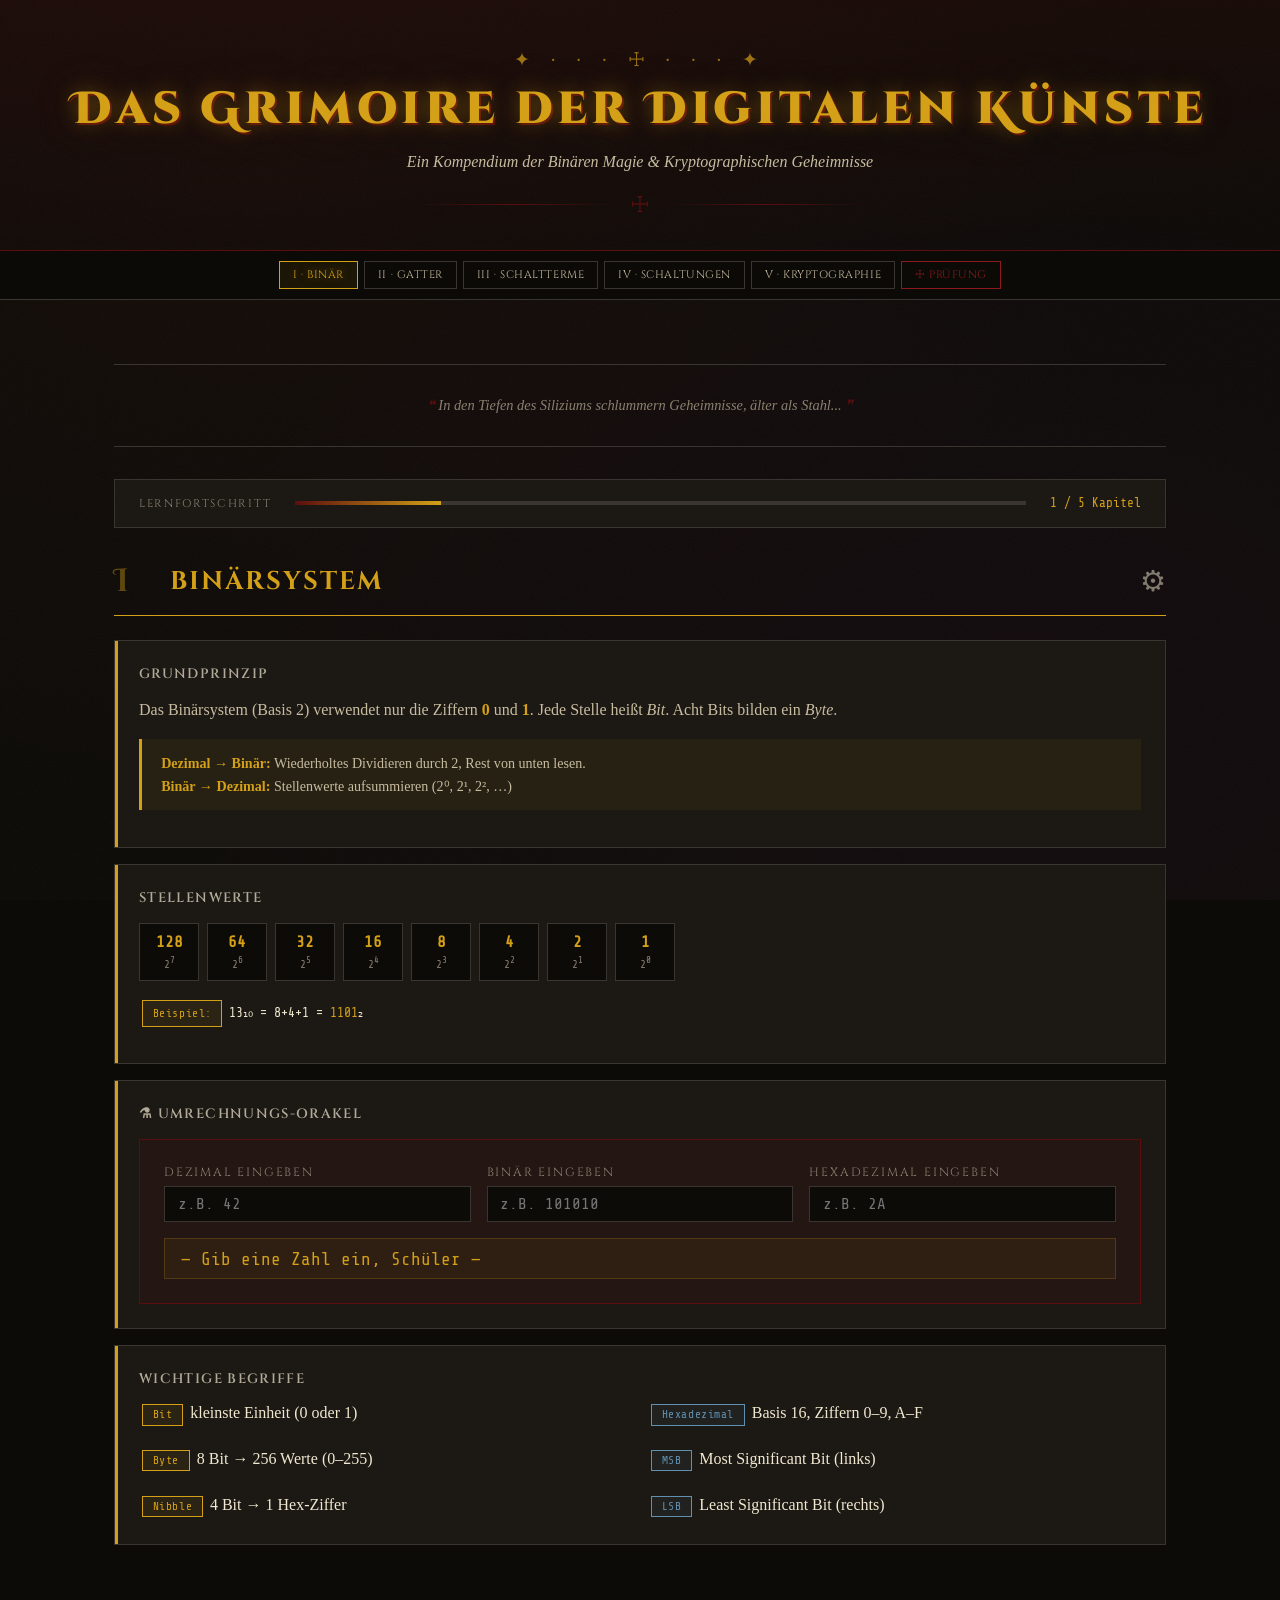
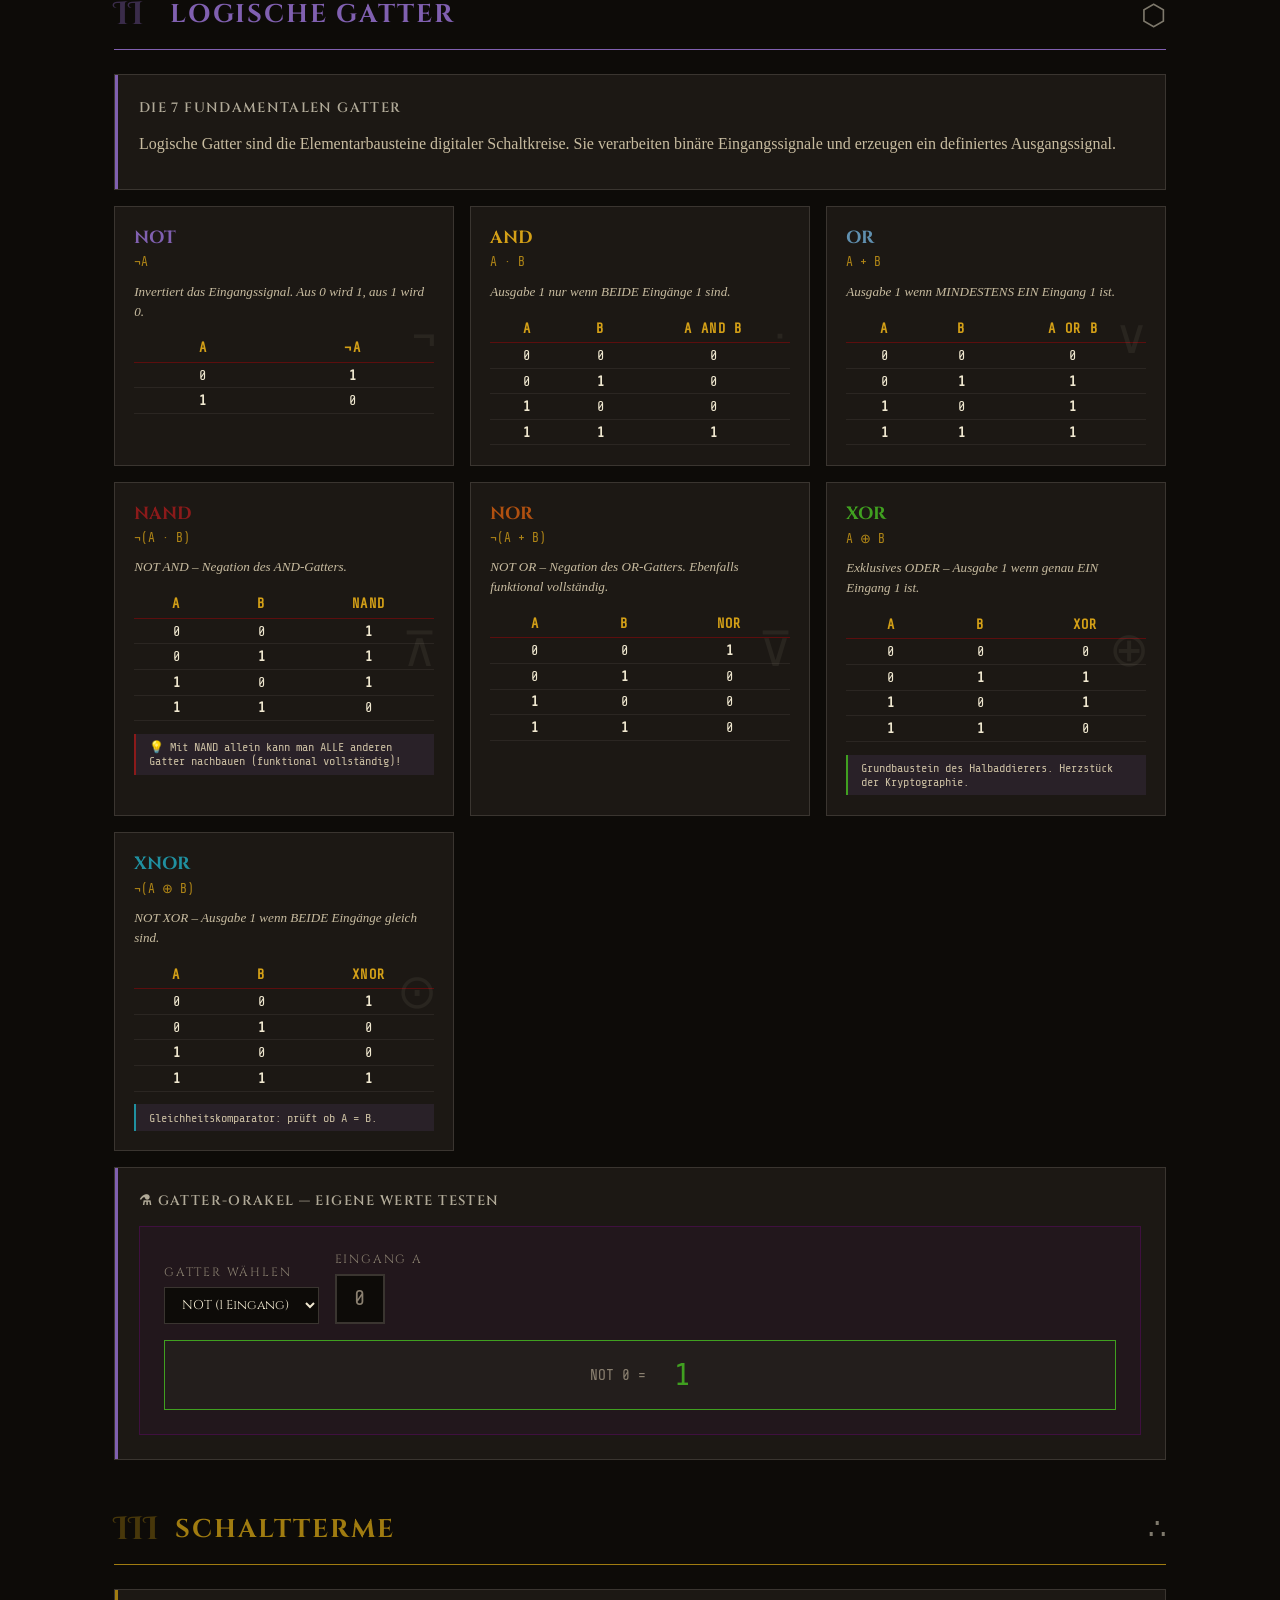
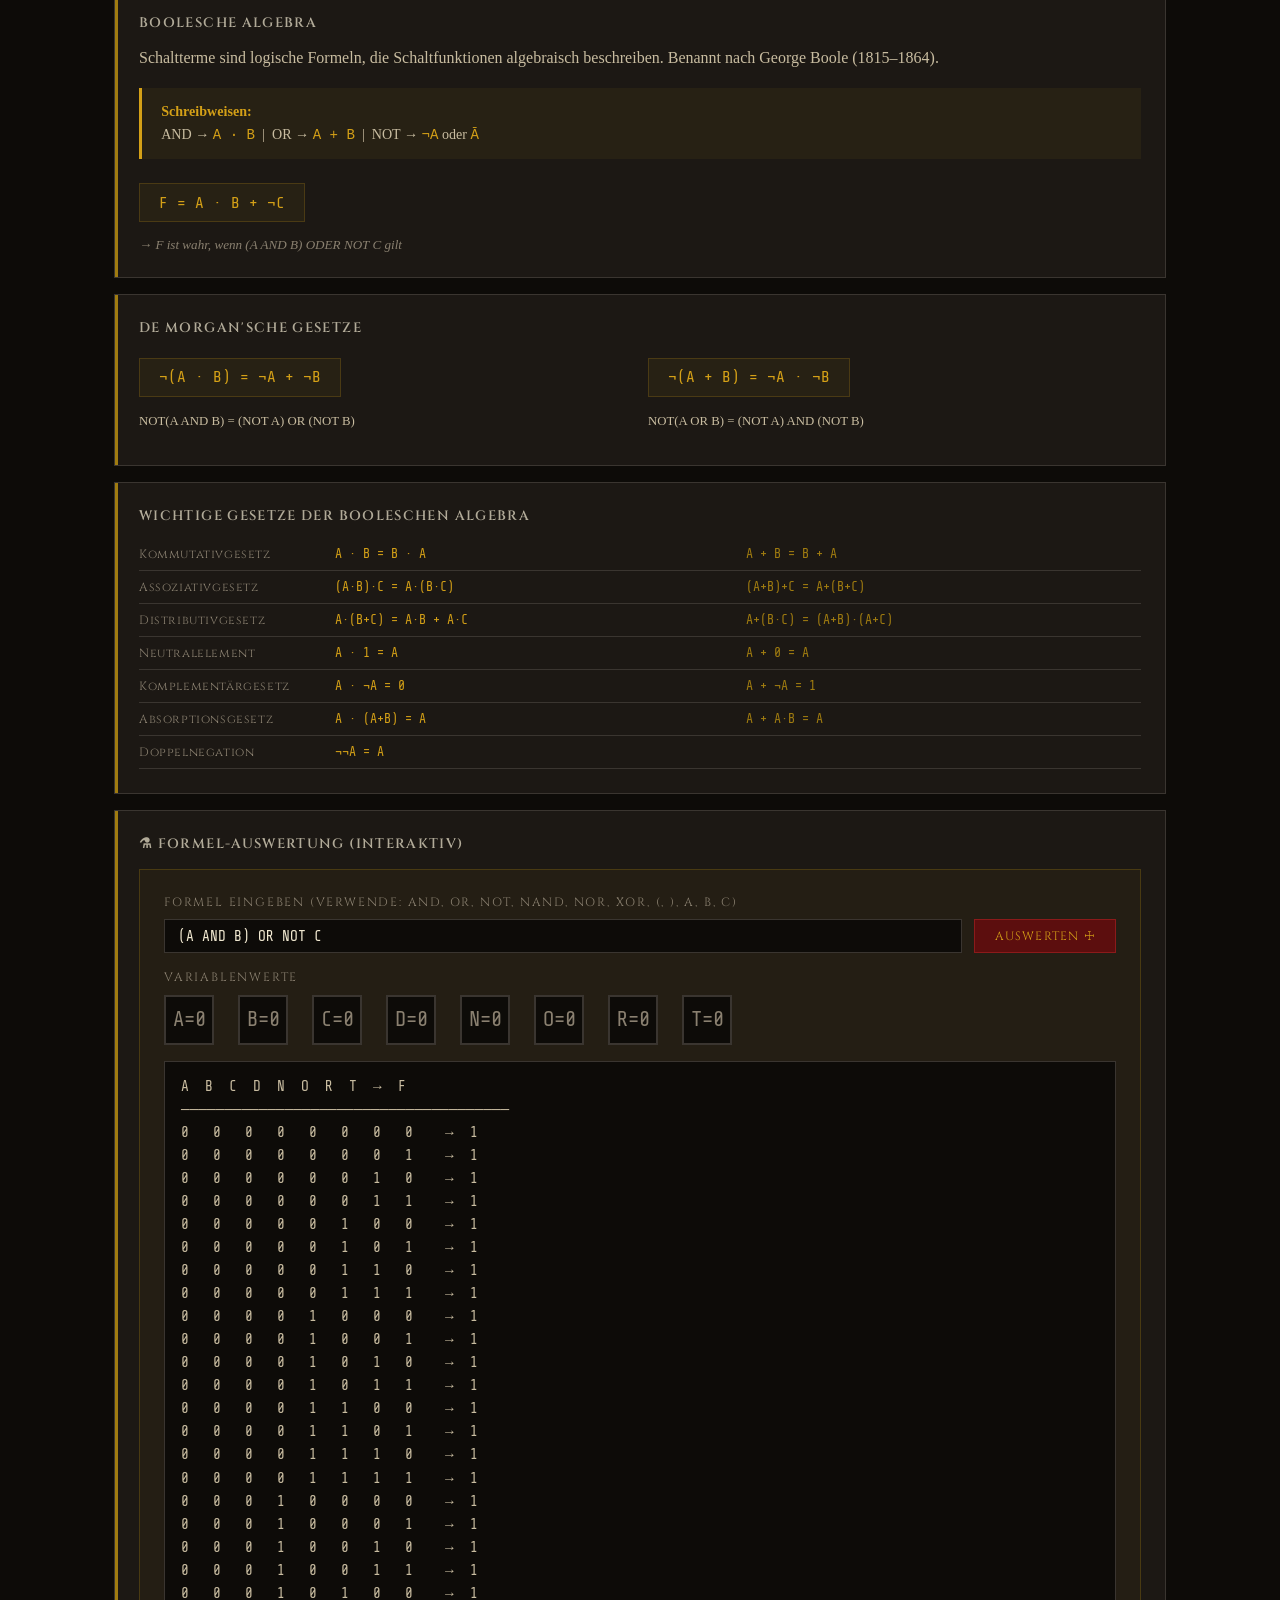
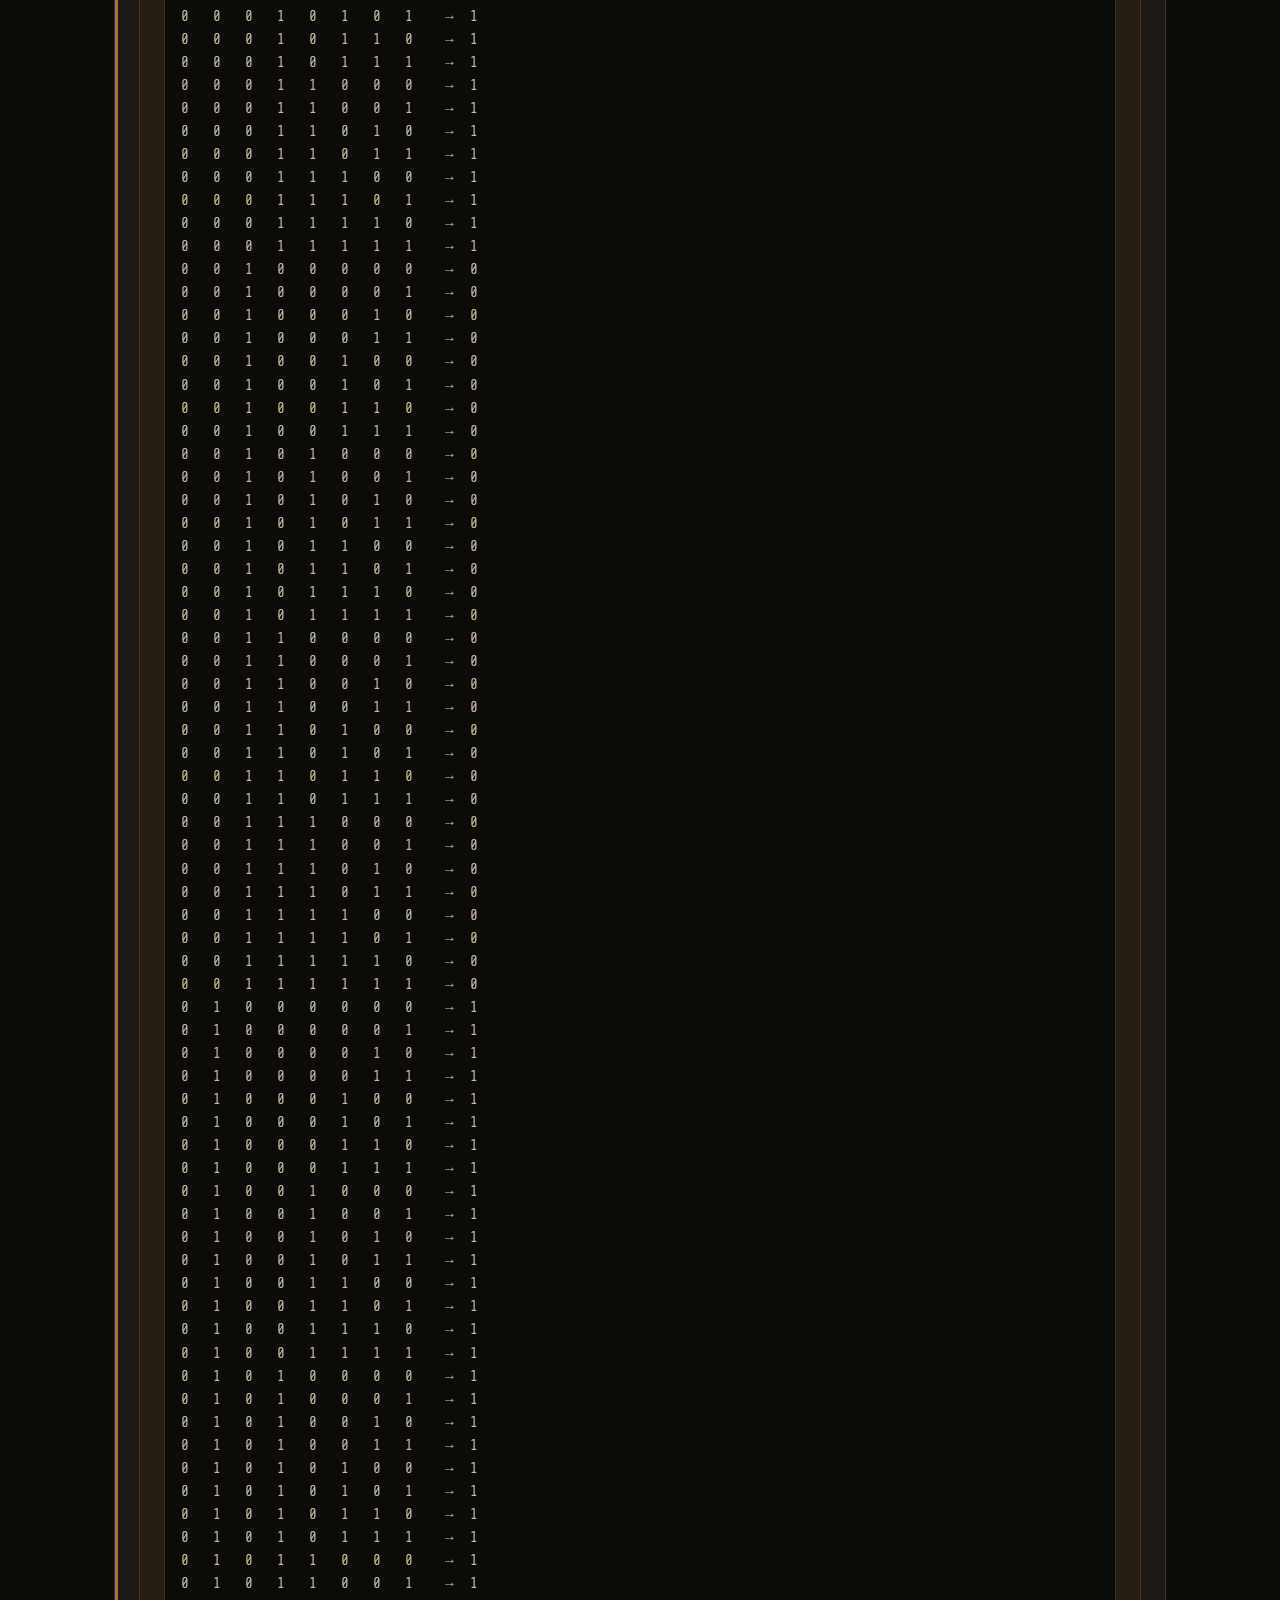
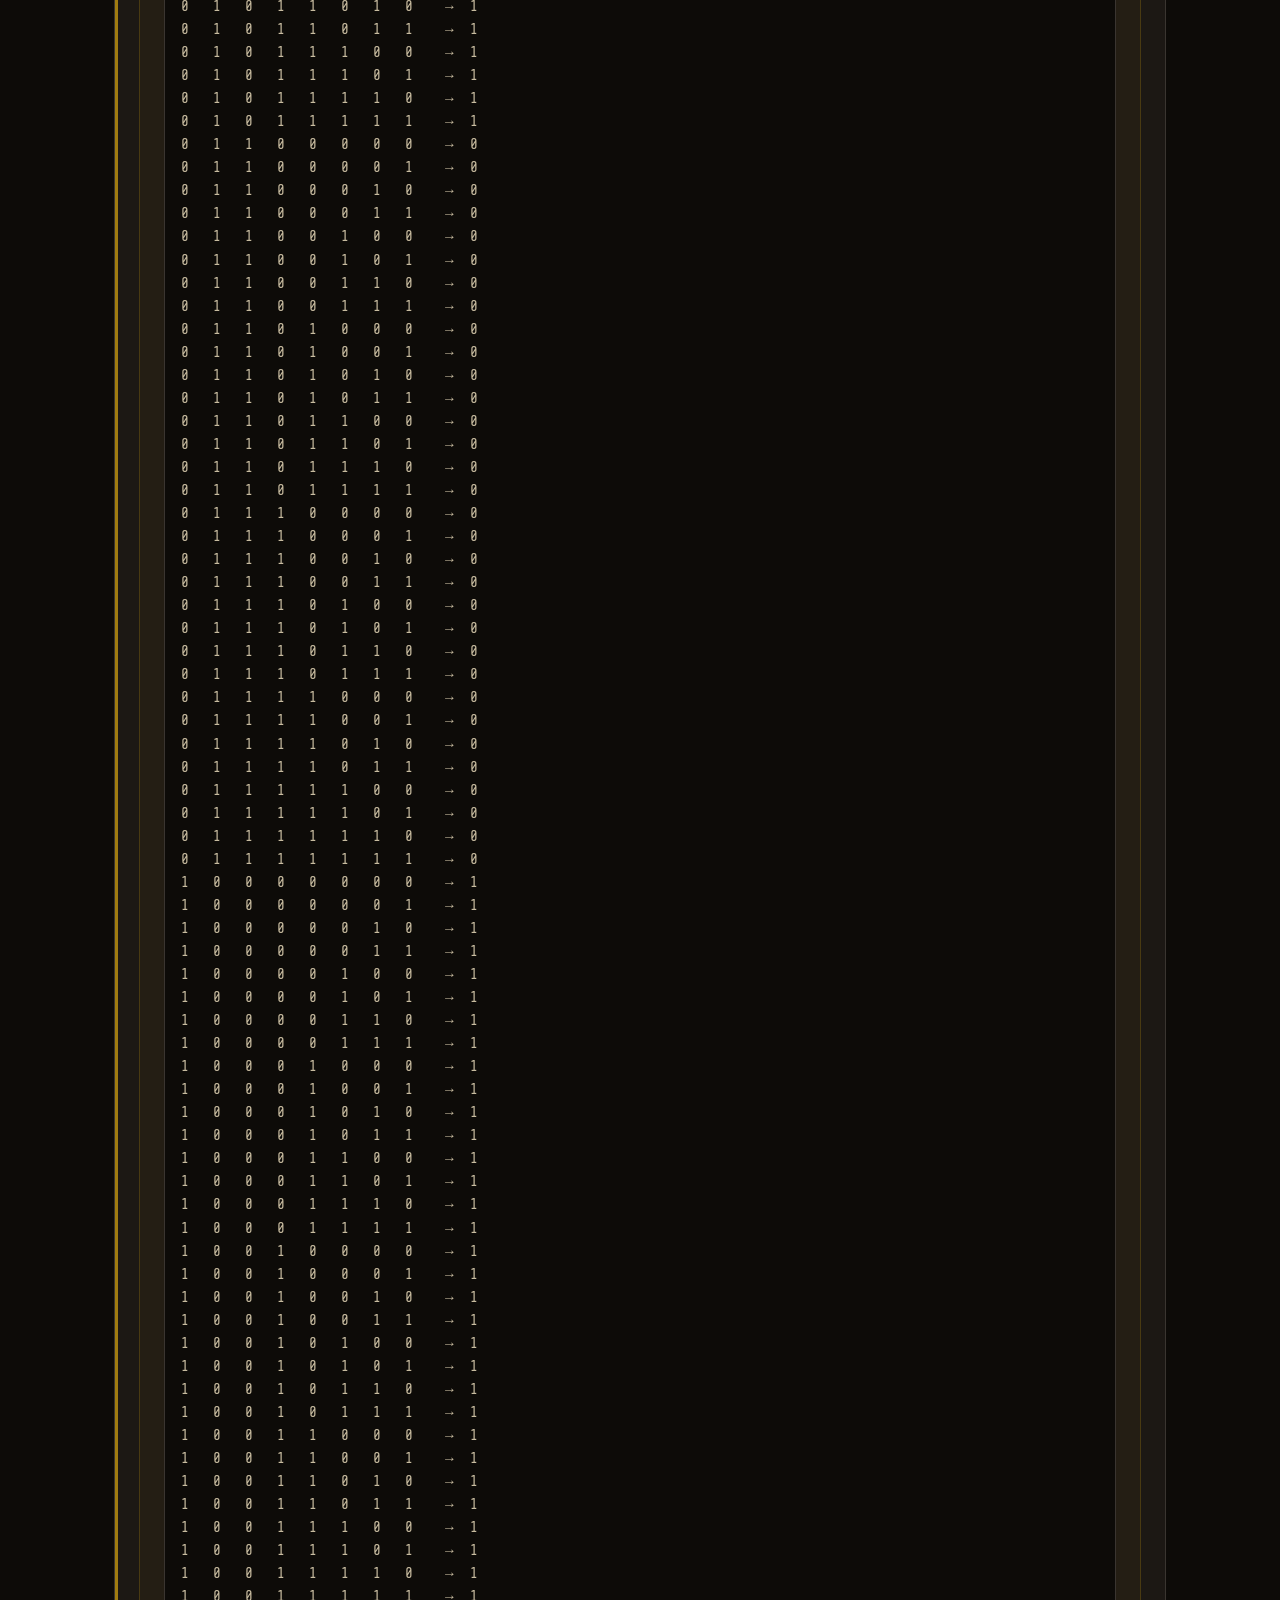
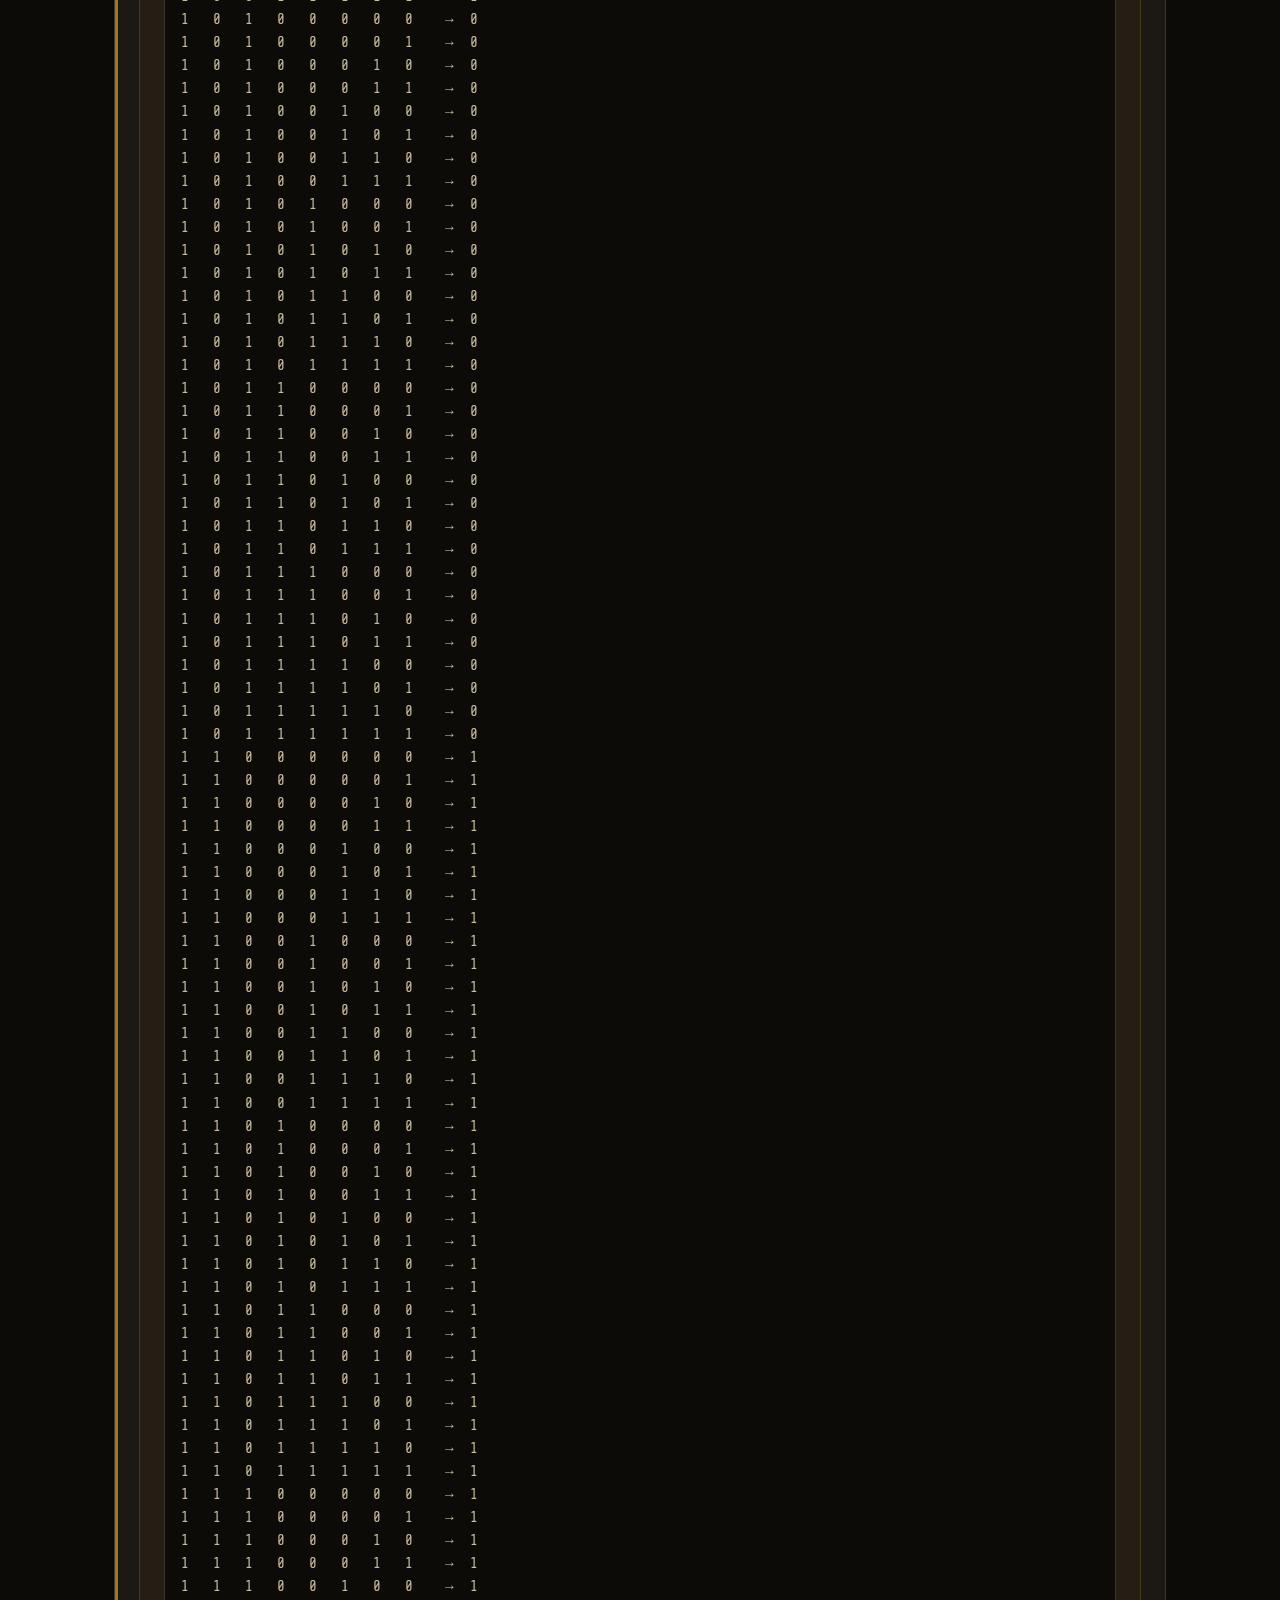
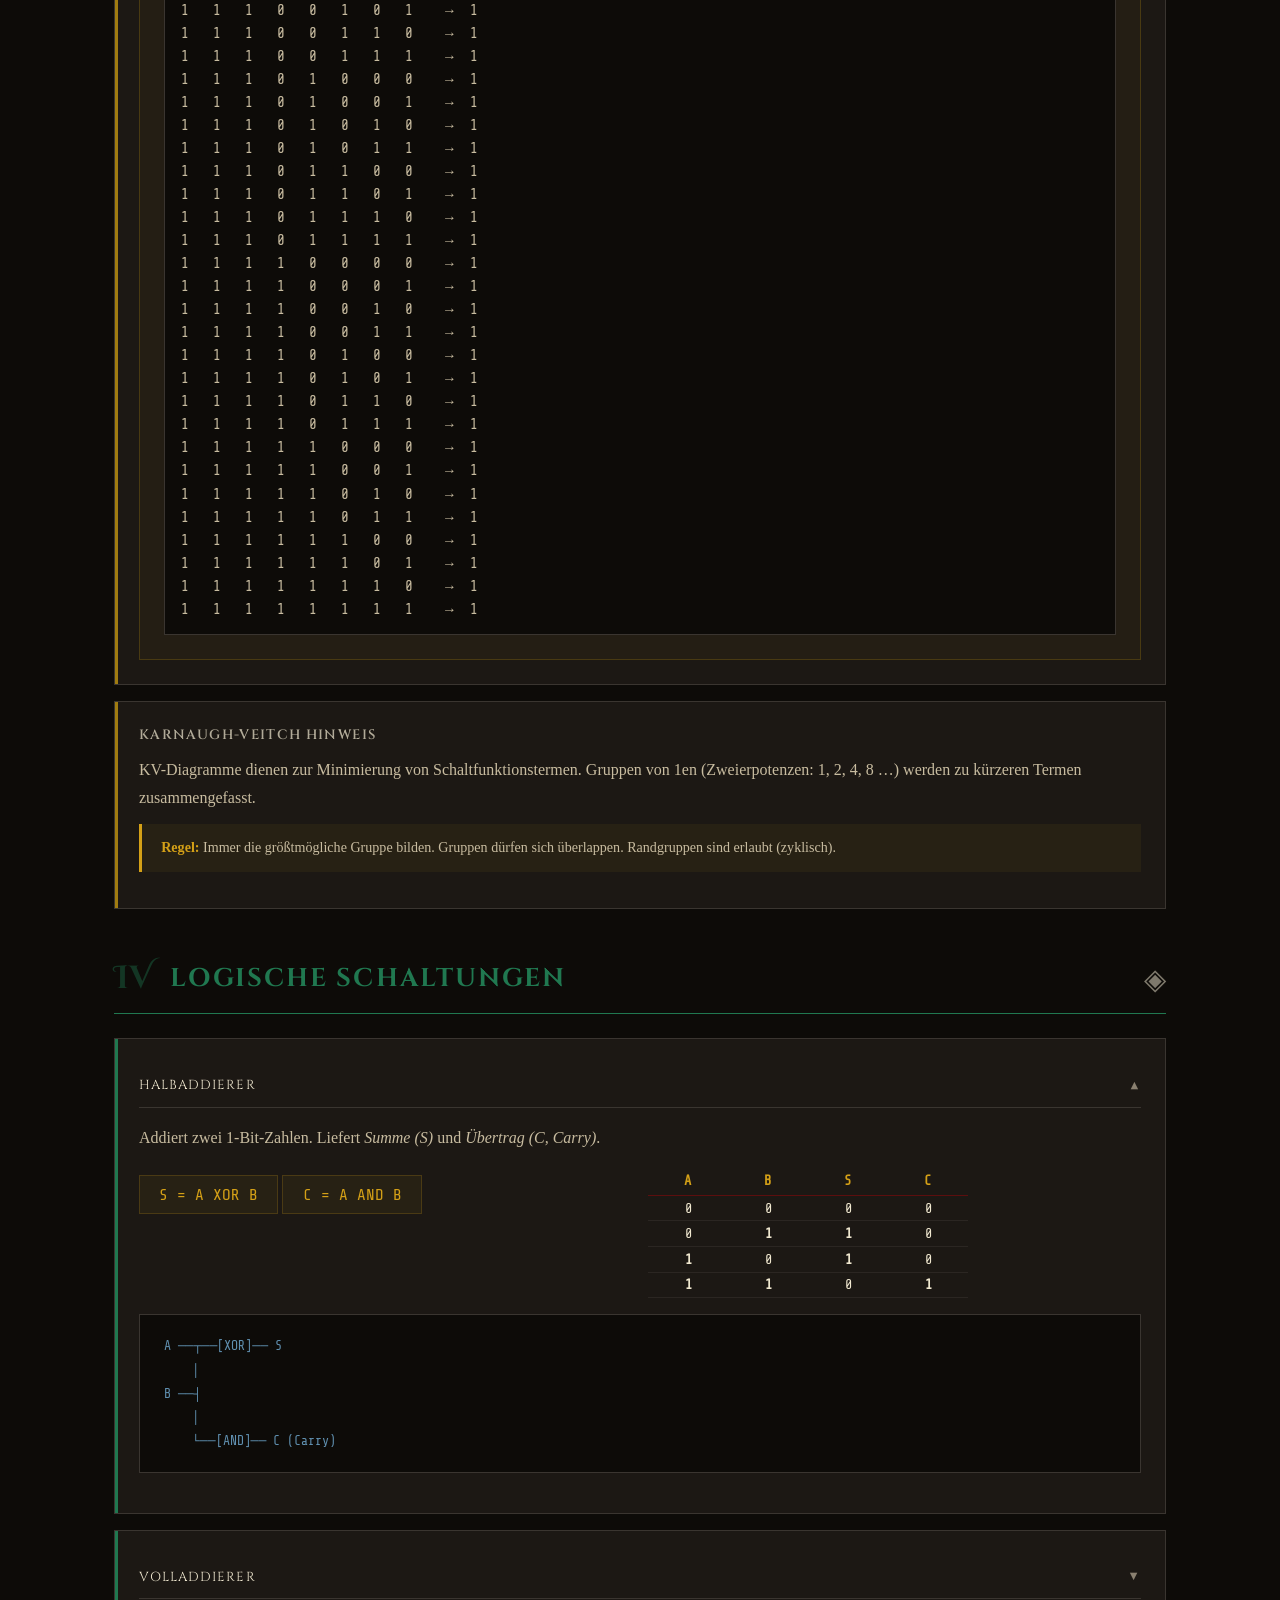
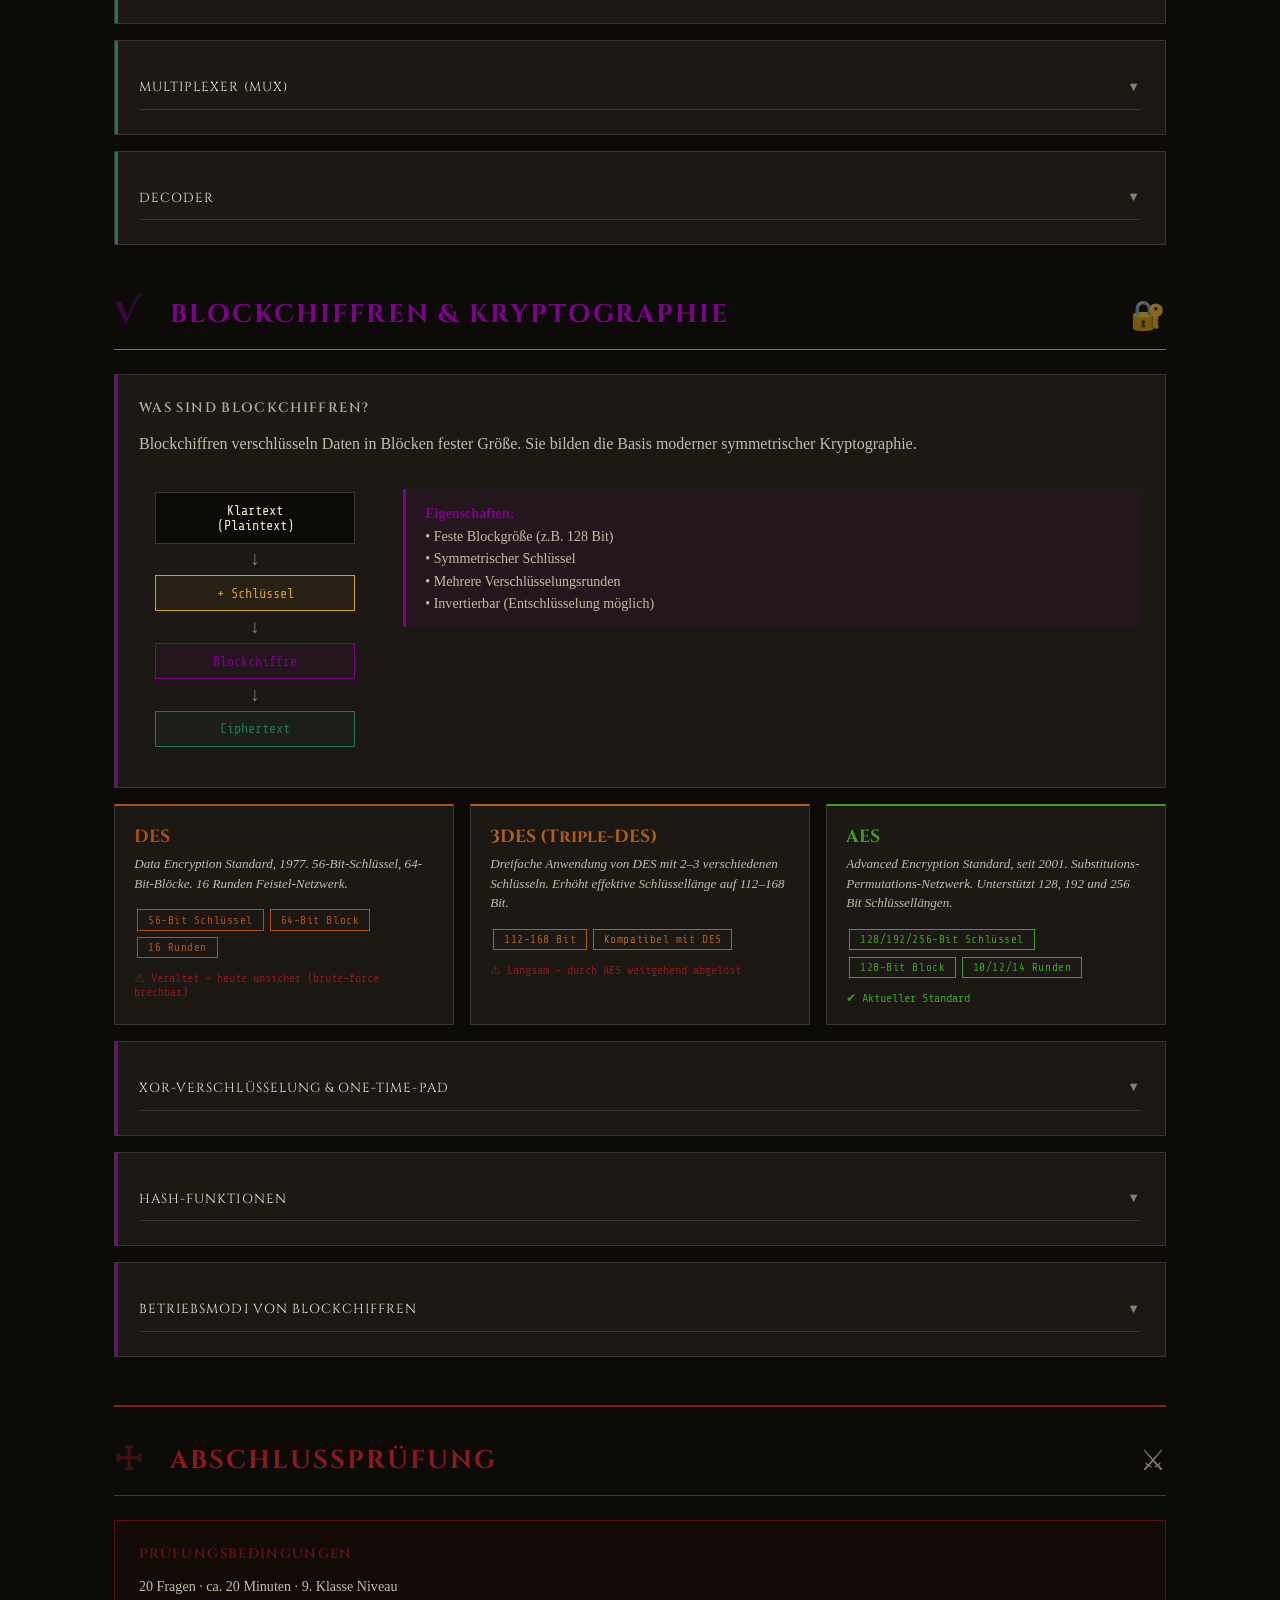
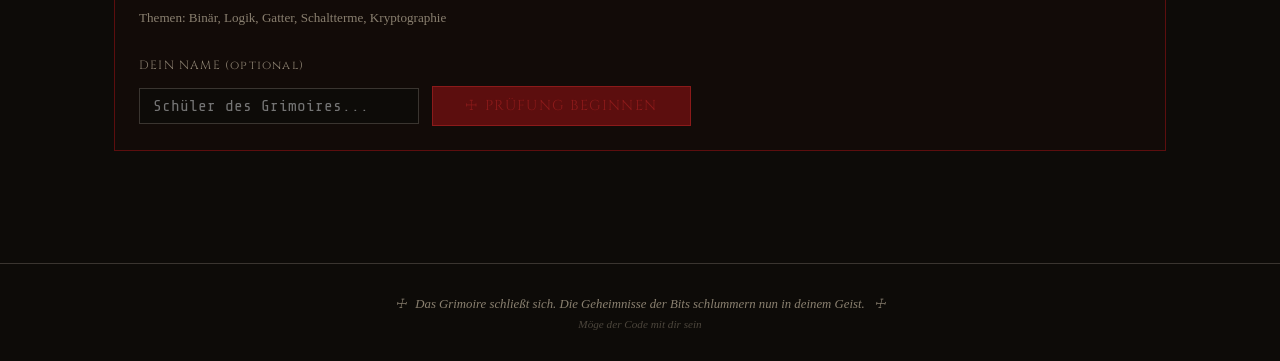
<file: informatik/grimoire_lerntool (1).html>
<!DOCTYPE html>
<html lang="de">
<head>
<meta charset="UTF-8">
<meta name="viewport" content="width=device-width, initial-scale=1.0">
<title>☩ Das Grimoire der Digitalen Künste ☩</title>
<link href="https://fonts.googleapis.com/css2?family=Cinzel+Decorative:wght@400;700;900&family=Cinzel:wght@400;600;700&family=IM+Fell+English:ital@0;1&family=Share+Tech+Mono&display=swap" rel="stylesheet">
<style>
  :root {
    --blutrot: #8b1a1a;
    --dunkelrot: #5c0e0e;
    --gold: #d4a017;
    --dunklegold: #a07c10;
    --rostgold: #b06010;
    --knochen: #f0e8d0;
    --staub: #c8bca0;
    --asche: #8a8070;
    --dunkelgrau: #1a1814;
    --mittelgrau: #3a3530;
    --hellgrau: #d0c8b8;
    --mystisch: #8060b0;
    --eisblau: #6090b0;
    --giftgrün: #40a020;
    --smaragd: #207850;
    --kupfer: #b05010;
    --purpur: #800090;
    --türkis: #2090a0;
    --orange: #c06010;
    --bg-schwarz: #0d0b08;
    --bg-dunkel: #141210;
    --bg-panel: #1c1814;
  }

  * { margin: 0; padding: 0; box-sizing: border-box; }

  body {
    background-color: var(--bg-schwarz);
    color: var(--knochen);
    font-family: 'IM Fell English', Georgia, serif;
    min-height: 100vh;
    overflow-x: hidden;
    cursor: default;
  }

  /* Parchment texture overlay */
  body::before {
    content: '';
    position: fixed;
    inset: 0;
    background-image:
      radial-gradient(ellipse at 20% 20%, rgba(139,26,26,0.06) 0%, transparent 60%),
      radial-gradient(ellipse at 80% 80%, rgba(128,0,144,0.05) 0%, transparent 60%),
      url("data:image/svg+xml,%3Csvg xmlns='http://www.w3.org/2000/svg' width='400' height='400'%3E%3Cfilter id='n'%3E%3CfeTurbulence type='fractalNoise' baseFrequency='0.65' numOctaves='3' stitchTiles='stitch'/%3E%3CfeColorMatrix type='saturate' values='0'/%3E%3C/filter%3E%3Crect width='400' height='400' filter='url(%23n)' opacity='0.03'/%3E%3C/svg%3E");
    pointer-events: none;
    z-index: 0;
  }

  /* Scrollbar */
  ::-webkit-scrollbar { width: 6px; }
  ::-webkit-scrollbar-track { background: var(--bg-schwarz); }
  ::-webkit-scrollbar-thumb { background: var(--dunkelrot); border-radius: 3px; }

  /* ── HEADER ── */
  .grimoire-header {
    text-align: center;
    padding: 3rem 2rem 2rem;
    position: relative;
    z-index: 1;
    border-bottom: 1px solid var(--dunkelrot);
    background: linear-gradient(180deg, rgba(92,14,14,0.15) 0%, transparent 100%);
  }

  .header-ornament {
    font-size: 1.2rem;
    color: var(--gold);
    letter-spacing: 0.5rem;
    opacity: 0.7;
    animation: flicker 4s infinite;
  }

  .grimoire-title {
    font-family: 'Cinzel Decorative', serif;
    font-size: clamp(1.4rem, 4vw, 2.8rem);
    font-weight: 900;
    color: var(--gold);
    text-shadow:
      0 0 20px rgba(212,160,23,0.4),
      0 0 60px rgba(212,160,23,0.15),
      2px 2px 0 var(--dunkelrot);
    letter-spacing: 0.1em;
    margin: 0.5rem 0;
    animation: glow-pulse 3s ease-in-out infinite;
  }

  .grimoire-subtitle {
    font-family: 'IM Fell English', serif;
    font-style: italic;
    color: var(--staub);
    font-size: 1rem;
    margin-bottom: 0.8rem;
  }

  .header-divider {
    display: flex;
    align-items: center;
    justify-content: center;
    gap: 1rem;
    margin: 1rem 0 0;
    color: var(--dunkelrot);
    font-size: 1.4rem;
  }

  .header-divider::before,
  .header-divider::after {
    content: '';
    flex: 1;
    max-width: 200px;
    height: 1px;
    background: linear-gradient(90deg, transparent, var(--dunkelrot), transparent);
  }

  /* ── NAVIGATION ── */
  .nav-strip {
    position: sticky;
    top: 0;
    z-index: 100;
    background: rgba(13,11,8,0.97);
    border-bottom: 1px solid var(--mittelgrau);
    padding: 0.6rem 1rem;
    display: flex;
    gap: 0.4rem;
    flex-wrap: wrap;
    justify-content: center;
    backdrop-filter: blur(8px);
  }

  .nav-btn {
    background: none;
    border: 1px solid var(--mittelgrau);
    color: var(--staub);
    font-family: 'Cinzel', serif;
    font-size: 0.68rem;
    padding: 0.35rem 0.8rem;
    cursor: pointer;
    transition: all 0.2s;
    letter-spacing: 0.05em;
    text-transform: uppercase;
  }

  .nav-btn:hover, .nav-btn.active {
    border-color: var(--gold);
    color: var(--gold);
    background: rgba(212,160,23,0.08);
    text-shadow: 0 0 8px rgba(212,160,23,0.5);
  }

  /* ── MAIN LAYOUT ── */
  .grimoire-body {
    max-width: 1100px;
    margin: 0 auto;
    padding: 2rem 1.5rem 4rem;
    position: relative;
    z-index: 1;
  }

  /* ── CHAPTER SECTIONS ── */
  .chapter {
    margin-bottom: 3rem;
    animation: fade-in 0.6s ease both;
  }

  .chapter-header {
    display: flex;
    align-items: center;
    gap: 1rem;
    margin-bottom: 1.5rem;
    padding-bottom: 0.8rem;
    border-bottom: 1px solid;
  }

  .chapter-num {
    font-family: 'Cinzel Decorative', serif;
    font-size: 2rem;
    font-weight: 700;
    opacity: 0.4;
    min-width: 2.5rem;
  }

  .chapter-title {
    font-family: 'Cinzel', serif;
    font-size: clamp(1.1rem, 2.5vw, 1.6rem);
    font-weight: 700;
    letter-spacing: 0.08em;
    text-transform: uppercase;
  }

  .chapter-icon {
    margin-left: auto;
    font-size: 1.8rem;
    opacity: 0.5;
  }

  /* Chapter color schemes */
  .ch-binaer .chapter-header { border-color: var(--gold); }
  .ch-binaer .chapter-num, .ch-binaer .chapter-title { color: var(--gold); }

  .ch-gatter .chapter-header { border-color: var(--mystisch); }
  .ch-gatter .chapter-num, .ch-gatter .chapter-title { color: var(--mystisch); }

  .ch-schaltterme .chapter-header { border-color: var(--dunklegold); }
  .ch-schaltterme .chapter-num, .ch-schaltterme .chapter-title { color: var(--dunklegold); }

  .ch-schaltungen .chapter-header { border-color: var(--smaragd); }
  .ch-schaltungen .chapter-num, .ch-schaltungen .chapter-title { color: var(--smaragd); }

  .ch-krypto .chapter-header { border-color: var(--mystisch); }
  .ch-krypto .chapter-num, .ch-krypto .chapter-title { color: var(--purpur); }

  /* ── CONTENT CARDS ── */
  .card {
    background: var(--bg-panel);
    border: 1px solid var(--mittelgrau);
    padding: 1.5rem;
    margin-bottom: 1rem;
    position: relative;
    transition: border-color 0.3s;
  }

  .card::before {
    content: '';
    position: absolute;
    top: 0; left: 0;
    width: 3px; height: 100%;
  }

  .card:hover { border-color: var(--asche); }

  .ch-binaer .card::before { background: var(--gold); }
  .ch-gatter .card::before { background: var(--mystisch); }
  .ch-schaltterme .card::before { background: var(--dunklegold); }
  .ch-schaltungen .card::before { background: var(--smaragd); }
  .ch-krypto .card::before { background: var(--purpur); }

  .card-title {
    font-family: 'Cinzel', serif;
    font-size: 0.85rem;
    font-weight: 600;
    letter-spacing: 0.1em;
    text-transform: uppercase;
    margin-bottom: 0.8rem;
    opacity: 0.7;
  }

  /* ── TRUTH TABLE ── */
  .truth-table {
    font-family: 'Share Tech Mono', monospace;
    font-size: 0.85rem;
    border-collapse: collapse;
    width: 100%;
    max-width: 320px;
  }

  .truth-table th {
    color: var(--gold);
    border-bottom: 1px solid var(--dunkelrot);
    padding: 0.4rem 1.2rem;
    text-align: center;
    font-weight: 600;
    letter-spacing: 0.1em;
  }

  .truth-table td {
    text-align: center;
    padding: 0.3rem 1.2rem;
    border-bottom: 1px solid rgba(58,53,48,0.5);
    color: var(--knochen);
  }

  .truth-table tr:hover td { background: rgba(212,160,23,0.05); }

  .val-1 { color: var(--giftgrün); font-weight: bold; }
  .val-0 { color: var(--asche); }

  /* ── GATE GRID ── */
  .gate-grid {
    display: grid;
    grid-template-columns: repeat(auto-fill, minmax(280px, 1fr));
    gap: 1rem;
  }

  .gate-card {
    background: var(--bg-panel);
    border: 1px solid var(--mittelgrau);
    padding: 1.2rem;
    position: relative;
    transition: all 0.25s;
    overflow: hidden;
  }

  .gate-card::after {
    content: attr(data-glyph);
    position: absolute;
    right: 1rem;
    top: 50%;
    transform: translateY(-50%);
    font-size: 3rem;
    opacity: 0.06;
    font-family: 'Share Tech Mono', monospace;
    pointer-events: none;
  }

  .gate-card:hover {
    border-color: var(--mystisch);
    transform: translateY(-2px);
    box-shadow: 0 4px 20px rgba(128,96,176,0.15);
  }

  .gate-name {
    font-family: 'Cinzel', serif;
    font-size: 1.1rem;
    font-weight: 700;
    color: var(--mystisch);
    margin-bottom: 0.3rem;
  }

  .gate-formula {
    font-family: 'Share Tech Mono', monospace;
    font-size: 0.8rem;
    color: var(--gold);
    margin-bottom: 0.8rem;
    opacity: 0.8;
  }

  .gate-desc {
    font-size: 0.82rem;
    color: var(--staub);
    font-style: italic;
    margin-bottom: 0.8rem;
    line-height: 1.5;
  }

  .gate-highlight {
    font-family: 'Share Tech Mono', monospace;
    font-size: 0.75rem;
    background: rgba(128,96,176,0.12);
    border-left: 2px solid var(--mystisch);
    padding: 0.4rem 0.8rem;
    color: var(--staub);
  }

  /* ── BINARY CONVERTER ── */
  .converter-widget {
    background: rgba(92,14,14,0.12);
    border: 1px solid var(--dunkelrot);
    padding: 1.5rem;
    margin-top: 1rem;
  }

  .converter-label {
    font-family: 'Cinzel', serif;
    font-size: 0.75rem;
    letter-spacing: 0.15em;
    text-transform: uppercase;
    color: var(--asche);
    margin-bottom: 0.4rem;
  }

  .converter-row {
    display: flex;
    gap: 1rem;
    flex-wrap: wrap;
    align-items: flex-end;
    margin-bottom: 1rem;
  }

  .conv-group { flex: 1; min-width: 180px; }

  .conv-input {
    width: 100%;
    background: var(--bg-schwarz);
    border: 1px solid var(--mittelgrau);
    color: var(--knochen);
    font-family: 'Share Tech Mono', monospace;
    font-size: 1rem;
    padding: 0.5rem 0.8rem;
    outline: none;
    transition: border-color 0.2s;
  }

  .conv-input:focus { border-color: var(--gold); }

  .conv-btn {
    background: var(--dunkelrot);
    border: 1px solid var(--blutrot);
    color: var(--gold);
    font-family: 'Cinzel', serif;
    font-size: 0.75rem;
    letter-spacing: 0.1em;
    text-transform: uppercase;
    padding: 0.5rem 1.2rem;
    cursor: pointer;
    transition: all 0.2s;
  }

  .conv-btn:hover {
    background: var(--blutrot);
    box-shadow: 0 0 10px rgba(139,26,26,0.4);
  }

  .conv-result {
    font-family: 'Share Tech Mono', monospace;
    font-size: 1.1rem;
    color: var(--gold);
    margin-top: 0.8rem;
    padding: 0.6rem 1rem;
    background: rgba(212,160,23,0.06);
    border: 1px solid rgba(212,160,23,0.2);
    min-height: 2.5rem;
    word-break: break-all;
  }

  /* ── GATE ORACLE ── */
  .oracle-widget {
    background: rgba(128,0,144,0.06);
    border: 1px solid rgba(128,0,144,0.3);
    padding: 1.5rem;
    margin-top: 1rem;
  }

  .oracle-inputs {
    display: flex;
    gap: 1rem;
    flex-wrap: wrap;
    margin-bottom: 1rem;
    align-items: flex-end;
  }

  .oracle-select {
    background: var(--bg-schwarz);
    border: 1px solid var(--mittelgrau);
    color: var(--knochen);
    font-family: 'Cinzel', serif;
    font-size: 0.8rem;
    padding: 0.5rem 0.8rem;
    outline: none;
    cursor: pointer;
  }

  .oracle-select:focus { border-color: var(--mystisch); }

  .oracle-toggle {
    display: flex;
    gap: 0.5rem;
  }

  .bit-btn {
    width: 50px;
    height: 50px;
    border: 2px solid var(--mittelgrau);
    background: var(--bg-schwarz);
    color: var(--asche);
    font-family: 'Share Tech Mono', monospace;
    font-size: 1.3rem;
    cursor: pointer;
    transition: all 0.15s;
  }

  .bit-btn.on {
    border-color: var(--giftgrün);
    background: rgba(64,160,32,0.15);
    color: var(--giftgrün);
    box-shadow: 0 0 10px rgba(64,160,32,0.2);
  }

  .oracle-result {
    font-family: 'Share Tech Mono', monospace;
    font-size: 1.4rem;
    padding: 1rem;
    text-align: center;
    border: 1px solid var(--mittelgrau);
    background: var(--bg-schwarz);
    color: var(--staub);
    min-height: 60px;
    display: flex;
    align-items: center;
    justify-content: center;
    gap: 0.5rem;
  }

  .oracle-result.res-1 { color: var(--giftgrün); border-color: var(--giftgrün); background: rgba(64,160,32,0.05); }
  .oracle-result.res-0 { color: var(--blutrot); border-color: var(--blutrot); background: rgba(139,26,26,0.05); }

  /* ── STELLENWERTE ── */
  .bitwert-row {
    display: flex;
    gap: 0.5rem;
    flex-wrap: wrap;
    margin: 1rem 0;
  }

  .bitwert-cell {
    background: var(--bg-schwarz);
    border: 1px solid var(--mittelgrau);
    padding: 0.6rem 0.8rem;
    text-align: center;
    min-width: 60px;
    transition: all 0.2s;
    cursor: default;
  }

  .bitwert-cell:hover {
    border-color: var(--gold);
    background: rgba(212,160,23,0.08);
  }

  .bitwert-top {
    font-family: 'Share Tech Mono', monospace;
    font-size: 1rem;
    color: var(--gold);
    font-weight: bold;
  }

  .bitwert-bottom {
    font-family: 'Share Tech Mono', monospace;
    font-size: 0.7rem;
    color: var(--asche);
    margin-top: 0.2rem;
  }

  /* ── CIRCUIT DIAGRAMS ── */
  .circuit-box {
    font-family: 'Share Tech Mono', monospace;
    font-size: 0.82rem;
    line-height: 1.8;
    background: var(--bg-schwarz);
    border: 1px solid var(--mittelgrau);
    padding: 1.2rem 1.5rem;
    color: var(--eisblau);
    overflow-x: auto;
    white-space: pre;
  }

  /* ── CRYPTO FLOW ── */
  .crypto-flow {
    display: flex;
    flex-direction: column;
    align-items: center;
    gap: 0.3rem;
    padding: 1rem;
  }

  .flow-box {
    background: var(--bg-schwarz);
    border: 1px solid var(--mittelgrau);
    padding: 0.6rem 2rem;
    font-family: 'Share Tech Mono', monospace;
    font-size: 0.85rem;
    color: var(--knochen);
    text-align: center;
    width: 200px;
  }

  .flow-box.accent { border-color: var(--purpur); color: var(--purpur); background: rgba(128,0,144,0.08); }
  .flow-box.key { border-color: var(--gold); color: var(--gold); background: rgba(212,160,23,0.06); }
  .flow-box.out { border-color: var(--smaragd); color: var(--smaragd); background: rgba(32,120,80,0.08); }

  .flow-arrow {
    color: var(--asche);
    font-size: 1.2rem;
  }

  /* ── TAGS ── */
  .tag {
    display: inline-block;
    font-family: 'Share Tech Mono', monospace;
    font-size: 0.7rem;
    padding: 0.2rem 0.6rem;
    border: 1px solid;
    margin: 0.2rem;
    letter-spacing: 0.05em;
  }

  .tag-gold { border-color: var(--gold); color: var(--gold); background: rgba(212,160,23,0.08); }
  .tag-rot { border-color: var(--blutrot); color: var(--blutrot); background: rgba(139,26,26,0.08); }
  .tag-grün { border-color: var(--giftgrün); color: var(--giftgrün); background: rgba(64,160,32,0.08); }
  .tag-blau { border-color: var(--eisblau); color: var(--eisblau); background: rgba(96,144,176,0.08); }
  .tag-purpur { border-color: var(--purpur); color: var(--purpur); background: rgba(128,0,144,0.08); }

  /* ── FORMULA DISPLAY ── */
  .formula {
    font-family: 'Share Tech Mono', monospace;
    font-size: 1rem;
    background: rgba(212,160,23,0.06);
    border: 1px solid rgba(212,160,23,0.2);
    padding: 0.6rem 1.2rem;
    color: var(--gold);
    margin: 0.5rem 0;
    display: inline-block;
  }

  /* ── ZWEI-SPALTEN LAYOUT ── */
  .two-col {
    display: grid;
    grid-template-columns: 1fr 1fr;
    gap: 1rem;
  }

  @media(max-width: 600px) {
    .two-col { grid-template-columns: 1fr; }
    .gate-grid { grid-template-columns: 1fr; }
  }

  /* ── QUOTE ── */
  .grimoire-quote {
    text-align: center;
    padding: 2rem;
    font-style: italic;
    color: var(--asche);
    font-size: 0.9rem;
    border-top: 1px solid var(--mittelgrau);
    border-bottom: 1px solid var(--mittelgrau);
    margin: 2rem 0;
  }

  .grimoire-quote::before { content: '❝  '; color: var(--dunkelrot); }
  .grimoire-quote::after  { content: '  ❞'; color: var(--dunkelrot); }

  /* ── FOOTER ── */
  .grimoire-footer {
    text-align: center;
    padding: 2rem;
    color: var(--asche);
    font-size: 0.8rem;
    font-style: italic;
    border-top: 1px solid var(--mittelgrau);
    position: relative;
    z-index: 1;
  }

  /* ── ANIMATIONS ── */
  @keyframes flicker {
    0%, 100% { opacity: 0.7; }
    50% { opacity: 0.4; }
    75% { opacity: 0.8; }
  }

  @keyframes glow-pulse {
    0%, 100% { text-shadow: 0 0 20px rgba(212,160,23,0.4), 0 0 60px rgba(212,160,23,0.15), 2px 2px 0 var(--dunkelrot); }
    50% { text-shadow: 0 0 30px rgba(212,160,23,0.6), 0 0 80px rgba(212,160,23,0.25), 2px 2px 0 var(--dunkelrot); }
  }

  @keyframes fade-in {
    from { opacity: 0; transform: translateY(10px); }
    to { opacity: 1; transform: translateY(0); }
  }

  .chapter { animation-delay: calc(var(--i, 0) * 0.1s); }

  /* ── PROGRESS BAR ── */
  .progress-banner {
    background: var(--bg-panel);
    border: 1px solid var(--mittelgrau);
    padding: 1rem 1.5rem;
    margin-bottom: 2rem;
    display: flex;
    align-items: center;
    gap: 1.5rem;
    flex-wrap: wrap;
  }

  .progress-label {
    font-family: 'Cinzel', serif;
    font-size: 0.7rem;
    letter-spacing: 0.15em;
    text-transform: uppercase;
    color: var(--asche);
    min-width: 120px;
  }

  .progress-bar {
    flex: 1;
    height: 4px;
    background: var(--mittelgrau);
    min-width: 100px;
  }

  .progress-fill {
    height: 100%;
    background: linear-gradient(90deg, var(--dunkelrot), var(--gold));
    width: 0%;
    transition: width 1s ease;
  }

  .progress-count {
    font-family: 'Share Tech Mono', monospace;
    font-size: 0.8rem;
    color: var(--gold);
  }

  /* ── ACCORDION SECTIONS ── */
  .accordion-toggle {
    width: 100%;
    background: none;
    border: none;
    border-bottom: 1px solid var(--mittelgrau);
    color: var(--knochen);
    text-align: left;
    padding: 0.8rem 0;
    cursor: pointer;
    display: flex;
    justify-content: space-between;
    align-items: center;
    font-family: 'Cinzel', serif;
    font-size: 0.82rem;
    letter-spacing: 0.08em;
    text-transform: uppercase;
    transition: color 0.2s;
  }

  .accordion-toggle:hover { color: var(--gold); }

  .accordion-arrow {
    transition: transform 0.3s;
    color: var(--asche);
    font-size: 0.8rem;
  }

  .accordion-toggle.open .accordion-arrow { transform: rotate(180deg); }

  .accordion-body {
    display: none;
    padding: 1rem 0;
    animation: fade-in 0.3s ease;
  }

  .accordion-body.open { display: block; }

  /* info highlight */
  .highlight-box {
    background: rgba(212,160,23,0.06);
    border-left: 3px solid var(--gold);
    padding: 0.8rem 1.2rem;
    margin: 0.8rem 0;
    font-size: 0.88rem;
    color: var(--staub);
    line-height: 1.6;
  }

  .highlight-box.rot { border-color: var(--blutrot); background: rgba(92,14,14,0.12); }
  .highlight-box.grün { border-color: var(--giftgrün); background: rgba(64,160,32,0.06); }
  .highlight-box.purpur { border-color: var(--purpur); background: rgba(128,0,144,0.08); }
  .highlight-box.blau { border-color: var(--eisblau); background: rgba(96,144,176,0.06); }

  p { line-height: 1.7; color: var(--staub); margin-bottom: 0.5rem; }
  ul { padding-left: 1.2rem; color: var(--staub); line-height: 1.8; }
  li { margin-bottom: 0.2rem; }

  /* ── SCHALTTERM EVALUATOR ── */
  .eval-widget {
    background: rgba(160,124,16,0.06);
    border: 1px solid rgba(160,124,16,0.3);
    padding: 1.5rem;
    margin-top: 1rem;
  }

  .eval-row {
    display: flex;
    gap: 0.8rem;
    flex-wrap: wrap;
    align-items: flex-end;
    margin-bottom: 1rem;
  }

  .eval-input {
    background: var(--bg-schwarz);
    border: 1px solid var(--mittelgrau);
    color: var(--knochen);
    font-family: 'Share Tech Mono', monospace;
    font-size: 0.9rem;
    padding: 0.5rem 0.8rem;
    outline: none;
    flex: 1;
    min-width: 200px;
  }

  .eval-input:focus { border-color: var(--dunklegold); }

  .eval-vars {
    display: flex;
    gap: 0.5rem;
    flex-wrap: wrap;
    margin-bottom: 1rem;
  }

  .eval-result {
    font-family: 'Share Tech Mono', monospace;
    font-size: 0.9rem;
    padding: 0.8rem 1rem;
    background: var(--bg-schwarz);
    border: 1px solid var(--mittelgrau);
    color: var(--staub);
    min-height: 2.5rem;
    white-space: pre-wrap;
    line-height: 1.6;
  }
</style>
</head>
<body>

<!-- HEADER -->
<header class="grimoire-header">
  <div class="header-ornament">✦ · · · ☩ · · · ✦</div>
  <h1 class="grimoire-title">Das Grimoire der Digitalen Künste</h1>
  <p class="grimoire-subtitle">Ein Kompendium der Binären Magie &amp; Kryptographischen Geheimnisse</p>
  <div class="header-divider">☩</div>
</header>

<!-- NAV -->
<nav class="nav-strip" id="mainNav">
  <button class="nav-btn active" onclick="scrollTo('binaer')">I · Binär</button>
  <button class="nav-btn" onclick="scrollTo('gatter')">II · Gatter</button>
  <button class="nav-btn" onclick="scrollTo('schaltterme')">III · Schaltterme</button>
  <button class="nav-btn" onclick="scrollTo('schaltungen')">IV · Schaltungen</button>
  <button class="nav-btn" onclick="scrollTo('krypto')">V · Kryptographie</button>
  <button class="nav-btn" onclick="scrollTo('pruefung')" style="border-color:var(--blutrot);color:var(--blutrot)">☩ Prüfung</button>
</nav>

<!-- EASTER EGG OVERLAY -->
<div id="easterEgg" style="display:none;position:fixed;inset:0;z-index:9999;background:rgba(0,0,0,0.97);display:none;align-items:center;justify-content:center;flex-direction:column;cursor:pointer" onclick="closeEgg()">
  <div style="text-align:center;max-width:600px;padding:2rem;animation:egg-appear 0.8s ease both">
    <div style="font-size:4rem;margin-bottom:1rem;animation:spin-slow 6s linear infinite">☩</div>
    <div style="font-family:'Cinzel Decorative',serif;font-size:1.8rem;color:var(--gold);text-shadow:0 0 30px rgba(212,160,23,0.6);margin-bottom:1rem">Du hast das Grimoire erweckt</div>
    <div style="font-family:'IM Fell English',serif;font-style:italic;color:var(--staub);line-height:1.9;font-size:1rem;margin-bottom:1.5rem">
      Dieses Werkzeug wurde erschaffen von<br>
      <span style="color:var(--gold);font-size:1.2rem">Babsi x Cem</span><br><br>
      <span style="color:var(--asche);font-size:0.85rem">„Wer die Nullen beherrscht, beherrscht die Einsen.<br>Wer die Einsen beherrscht, beherrscht die Welt."</span><br><br>
      <span style="color:var(--mystisch);font-size:0.8rem;font-family:'Share Tech Mono',monospace">01001000 01101111 01110100 01110100 01100101</span><br>
      <span style="color:var(--mystisch);font-size:0.8rem;font-family:'Share Tech Mono',monospace">01000011 01100101 01101101</span>
    </div>
    <div id="eggDecoded" style="font-family:'Share Tech Mono',monospace;font-size:0.8rem;color:var(--giftgrün);margin-bottom:1.5rem;min-height:1.5rem"></div>
    <div style="font-family:'Cinzel',serif;font-size:0.7rem;color:var(--asche);letter-spacing:0.2em">KLICKE UM ZU SCHLIEßEN</div>
  </div>
</div>

<!-- BODY -->
<main class="grimoire-body">

  <div class="grimoire-quote">
    In den Tiefen des Siliziums schlummern Geheimnisse, älter als Stahl...
  </div>

  <!-- PROGRESS -->
  <div class="progress-banner">
    <div class="progress-label">Lernfortschritt</div>
    <div class="progress-bar"><div class="progress-fill" id="progressFill"></div></div>
    <div class="progress-count" id="progressCount">0 / 5 Kapitel</div>
  </div>

  <!-- ════════════════════════════════════════
       I. BINÄRSYSTEM
  ════════════════════════════════════════ -->
  <section class="chapter ch-binaer" id="binaer" style="--i:0">
    <div class="chapter-header">
      <span class="chapter-num">I</span>
      <span class="chapter-title">Binärsystem</span>
      <span class="chapter-icon">⚙</span>
    </div>

    <div class="card">
      <div class="card-title">Grundprinzip</div>
      <p>Das Binärsystem (Basis 2) verwendet nur die Ziffern <strong style="color:var(--gold)">0</strong> und <strong style="color:var(--gold)">1</strong>. Jede Stelle heißt <em>Bit</em>. Acht Bits bilden ein <em>Byte</em>.</p>

      <div class="highlight-box" style="margin-top:1rem">
        <strong style="color:var(--gold)">Dezimal → Binär:</strong> Wiederholtes Dividieren durch 2, Rest von unten lesen.<br>
        <strong style="color:var(--gold)">Binär → Dezimal:</strong> Stellenwerte aufsummieren (2⁰, 2¹, 2², …)
      </div>
    </div>

    <div class="card">
      <div class="card-title">Stellenwerte</div>
      <div class="bitwert-row" id="stellenwerte"></div>
      <p style="margin-top:0.6rem;font-size:0.82rem">
        <span class="tag tag-gold">Beispiel:</span>
        <span style="font-family:'Share Tech Mono',monospace;color:var(--knochen)">13₁₀ = 8+4+1 = <span style="color:var(--gold)">1101</span>₂</span>
      </p>
    </div>

    <!-- CONVERTER -->
    <div class="card">
      <div class="card-title">⚗ Umrechnungs-Orakel</div>
      <div class="converter-widget">
        <div class="converter-row">
          <div class="conv-group">
            <div class="converter-label">Dezimal eingeben</div>
            <input type="number" class="conv-input" id="decIn" placeholder="z.B. 42" min="0" max="65535" oninput="convertDec()">
          </div>
          <div class="conv-group">
            <div class="converter-label">Binär eingeben</div>
            <input type="text" class="conv-input" id="binIn" placeholder="z.B. 101010" oninput="convertBin()">
          </div>
          <div class="conv-group">
            <div class="converter-label">Hexadezimal eingeben</div>
            <input type="text" class="conv-input" id="hexIn" placeholder="z.B. 2A" oninput="convertHex()">
          </div>
        </div>
        <div class="conv-result" id="convResult">— Gib eine Zahl ein, Schüler —</div>
      </div>
    </div>

    <div class="card">
      <div class="card-title">Wichtige Begriffe</div>
      <div class="two-col">
        <div>
          <span class="tag tag-gold">Bit</span> kleinste Einheit (0 oder 1)<br><br>
          <span class="tag tag-gold">Byte</span> 8 Bit → 256 Werte (0–255)<br><br>
          <span class="tag tag-gold">Nibble</span> 4 Bit → 1 Hex-Ziffer
        </div>
        <div>
          <span class="tag tag-blau">Hexadezimal</span> Basis 16, Ziffern 0–9, A–F<br><br>
          <span class="tag tag-blau">MSB</span> Most Significant Bit (links)<br><br>
          <span class="tag tag-blau">LSB</span> Least Significant Bit (rechts)
        </div>
      </div>
    </div>
  </section>

  <!-- ════════════════════════════════════════
       II. LOGISCHE GATTER
  ════════════════════════════════════════ -->
  <section class="chapter ch-gatter" id="gatter" style="--i:1">
    <div class="chapter-header">
      <span class="chapter-num">II</span>
      <span class="chapter-title">Logische Gatter</span>
      <span class="chapter-icon">⬡</span>
    </div>

    <div class="card">
      <div class="card-title">Die 7 fundamentalen Gatter</div>
      <p>Logische Gatter sind die Elementarbausteine digitaler Schaltkreise. Sie verarbeiten binäre Eingangssignale und erzeugen ein definiertes Ausgangssignal.</p>
    </div>

    <div class="gate-grid" id="gatterGrid"></div>

    <!-- ORACLE -->
    <div class="card" style="margin-top:1rem">
      <div class="card-title">⚗ Gatter-Orakel — Eigene Werte testen</div>
      <div class="oracle-widget">
        <div class="oracle-inputs">
          <div>
            <div class="converter-label">Gatter wählen</div>
            <select class="oracle-select" id="oracleGate" onchange="calcOracle()">
              <option value="NOT">NOT (1 Eingang)</option>
              <option value="AND">AND</option>
              <option value="OR">OR</option>
              <option value="NAND">NAND</option>
              <option value="NOR">NOR</option>
              <option value="XOR">XOR</option>
              <option value="XNOR">XNOR</option>
            </select>
          </div>
          <div>
            <div class="converter-label">Eingang A</div>
            <div class="oracle-toggle">
              <button class="bit-btn" id="btnA" onclick="toggleBit('A')">0</button>
            </div>
          </div>
          <div id="inputBGroup">
            <div class="converter-label">Eingang B</div>
            <div class="oracle-toggle">
              <button class="bit-btn" id="btnB" onclick="toggleBit('B')">0</button>
            </div>
          </div>
        </div>
        <div class="oracle-result" id="oracleResult">→ Ergebnis erscheint hier</div>
      </div>
    </div>
  </section>

  <!-- ════════════════════════════════════════
       III. SCHALTTERME
  ════════════════════════════════════════ -->
  <section class="chapter ch-schaltterme" id="schaltterme" style="--i:2">
    <div class="chapter-header">
      <span class="chapter-num">III</span>
      <span class="chapter-title">Schaltterme</span>
      <span class="chapter-icon">∴</span>
    </div>

    <div class="card">
      <div class="card-title">Boolesche Algebra</div>
      <p>Schaltterme sind logische Formeln, die Schaltfunktionen algebraisch beschreiben. Benannt nach George Boole (1815–1864).</p>

      <div class="highlight-box" style="margin-top:1rem">
        <strong style="color:var(--gold)">Schreibweisen:</strong><br>
        AND → <code style="color:var(--gold)">A · B</code> &nbsp;|&nbsp; OR → <code style="color:var(--gold)">A + B</code> &nbsp;|&nbsp; NOT → <code style="color:var(--gold)">¬A</code> oder <code style="color:var(--gold)">Ā</code>
      </div>

      <div style="margin-top:1rem">
        <div class="formula">F = A · B + ¬C</div>
        <div style="font-size:0.82rem;color:var(--asche);margin-top:0.4rem;font-style:italic">
          &rarr; F ist wahr, wenn (A AND B) ODER NOT C gilt
        </div>
      </div>
    </div>

    <div class="card">
      <div class="card-title">De Morgan'sche Gesetze</div>
      <div class="two-col">
        <div>
          <div class="formula">¬(A · B) = ¬A + ¬B</div>
          <p style="font-size:0.8rem;margin-top:0.4rem">NOT(A AND B) = (NOT A) OR (NOT B)</p>
        </div>
        <div>
          <div class="formula">¬(A + B) = ¬A · ¬B</div>
          <p style="font-size:0.8rem;margin-top:0.4rem">NOT(A OR B) = (NOT A) AND (NOT B)</p>
        </div>
      </div>
    </div>

    <div class="card">
      <div class="card-title">Wichtige Gesetze der Booleschen Algebra</div>
      <div id="boolGesetze"></div>
    </div>

    <!-- EVALUATOR -->
    <div class="card">
      <div class="card-title">⚗ Formel-Auswertung (interaktiv)</div>
      <div class="eval-widget">
        <div class="converter-label" style="margin-bottom:0.6rem">Formel eingeben (verwende: AND, OR, NOT, NAND, NOR, XOR, (, ), A, B, C)</div>
        <div class="eval-row">
          <input type="text" class="eval-input" id="formulaIn" placeholder="z.B. (A AND B) OR NOT C" value="(A AND B) OR NOT C">
          <button class="conv-btn" onclick="evalFormula()">Auswerten ☩</button>
        </div>
        <div class="converter-label" style="margin-bottom:0.6rem">Variablenwerte</div>
        <div class="eval-vars" id="evalVars"></div>
        <div class="eval-result" id="evalResult">— Gib eine Formel ein —</div>
      </div>
    </div>

    <div class="card">
      <div class="card-title">Karnaugh-Veitch Hinweis</div>
      <p>KV-Diagramme dienen zur Minimierung von Schaltfunktionstermen. Gruppen von 1en (Zweierpotenzen: 1, 2, 4, 8 …) werden zu kürzeren Termen zusammengefasst.</p>
      <div class="highlight-box" style="margin-top:0.8rem">
        <strong style="color:var(--gold)">Regel:</strong> Immer die größtmögliche Gruppe bilden. Gruppen dürfen sich überlappen. Randgruppen sind erlaubt (zyklisch).
      </div>
    </div>
  </section>

  <!-- ════════════════════════════════════════
       IV. LOGISCHE SCHALTUNGEN
  ════════════════════════════════════════ -->
  <section class="chapter ch-schaltungen" id="schaltungen" style="--i:3">
    <div class="chapter-header">
      <span class="chapter-num">IV</span>
      <span class="chapter-title">Logische Schaltungen</span>
      <span class="chapter-icon">◈</span>
    </div>

    <!-- Halbaddierer -->
    <div class="card">
      <button class="accordion-toggle open" onclick="toggleAcc(this)">
        Halbaddierer
        <span class="accordion-arrow">▼</span>
      </button>
      <div class="accordion-body open">
        <p>Addiert zwei 1-Bit-Zahlen. Liefert <em>Summe (S)</em> und <em>Übertrag (C, Carry)</em>.</p>
        <div class="two-col" style="margin-top:1rem">
          <div>
            <div class="formula">S = A XOR B</div>
            <div class="formula">C = A AND B</div>
          </div>
          <div>
            <table class="truth-table">
              <tr><th>A</th><th>B</th><th>S</th><th>C</th></tr>
              <tr><td class="val-0">0</td><td class="val-0">0</td><td class="val-0">0</td><td class="val-0">0</td></tr>
              <tr><td class="val-0">0</td><td class="val-1">1</td><td class="val-1">1</td><td class="val-0">0</td></tr>
              <tr><td class="val-1">1</td><td class="val-0">0</td><td class="val-1">1</td><td class="val-0">0</td></tr>
              <tr><td class="val-1">1</td><td class="val-1">1</td><td class="val-0">0</td><td class="val-1">1</td></tr>
            </table>
          </div>
        </div>
        <div class="circuit-box" style="margin-top:1rem">A ──┬──[XOR]── S
    │
B ──┤
    │
    └──[AND]── C (Carry)</div>
      </div>
    </div>

    <!-- Volladdierer -->
    <div class="card">
      <button class="accordion-toggle" onclick="toggleAcc(this)">
        Volladdierer
        <span class="accordion-arrow">▼</span>
      </button>
      <div class="accordion-body">
        <p>Addiert drei 1-Bit-Zahlen (A, B + Carry-In). Kann verkettet werden für n-Bit-Addition.</p>
        <div class="two-col" style="margin-top:1rem">
          <div>
            <div class="formula">S = A XOR B XOR Cᵢₙ</div>
            <div class="formula">Cₒᵤₜ = (A·B) + (Cᵢₙ·(A XOR B))</div>
            <div class="highlight-box grün" style="margin-top:0.8rem">
              Besteht aus 2 Halbaddierern + 1 OR-Gatter
            </div>
          </div>
          <div>
            <table class="truth-table">
              <tr><th>A</th><th>B</th><th>Cᵢ</th><th>S</th><th>Cₒ</th></tr>
              <tr><td class="val-0">0</td><td class="val-0">0</td><td class="val-0">0</td><td class="val-0">0</td><td class="val-0">0</td></tr>
              <tr><td class="val-0">0</td><td class="val-0">0</td><td class="val-1">1</td><td class="val-1">1</td><td class="val-0">0</td></tr>
              <tr><td class="val-0">0</td><td class="val-1">1</td><td class="val-0">0</td><td class="val-1">1</td><td class="val-0">0</td></tr>
              <tr><td class="val-0">0</td><td class="val-1">1</td><td class="val-1">1</td><td class="val-0">0</td><td class="val-1">1</td></tr>
              <tr><td class="val-1">1</td><td class="val-0">0</td><td class="val-0">0</td><td class="val-1">1</td><td class="val-0">0</td></tr>
              <tr><td class="val-1">1</td><td class="val-0">0</td><td class="val-1">1</td><td class="val-0">0</td><td class="val-1">1</td></tr>
              <tr><td class="val-1">1</td><td class="val-1">1</td><td class="val-0">0</td><td class="val-0">0</td><td class="val-1">1</td></tr>
              <tr><td class="val-1">1</td><td class="val-1">1</td><td class="val-1">1</td><td class="val-1">1</td><td class="val-1">1</td></tr>
            </table>
          </div>
        </div>
      </div>
    </div>

    <!-- Multiplexer -->
    <div class="card">
      <button class="accordion-toggle" onclick="toggleAcc(this)">
        Multiplexer (MUX)
        <span class="accordion-arrow">▼</span>
      </button>
      <div class="accordion-body">
        <p>Wählt einen von mehreren Eingängen anhand eines Steuersignals (Select) aus und leitet ihn an den Ausgang weiter.</p>
        <div class="circuit-box" style="margin-top:0.8rem">  D0 ──┐
  D1 ──┤  [MUX]── Y
  D2 ──┤
  D3 ──┘
    S[1:0] (Select)

  Y = D[S]  (S wählt den Eingang)</div>
        <div class="highlight-box blau" style="margin-top:0.8rem">
          2ⁿ Dateneingänge, n Steuerleitungen. Ein 4:1-MUX benötigt 2 Steuerleitungen.
        </div>
      </div>
    </div>

    <!-- Decoder -->
    <div class="card">
      <button class="accordion-toggle" onclick="toggleAcc(this)">
        Decoder
        <span class="accordion-arrow">▼</span>
      </button>
      <div class="accordion-body">
        <p>Wandelt einen n-Bit-Code in bis zu 2ⁿ Ausgangsleitungen um. Genau eine Ausgangsleitung ist HIGH.</p>
        <div class="circuit-box" style="margin-top:0.8rem">  A ──┐              Y0 (A=0, B=0)
  B ──┤  [2:4 DEC]── Y1 (A=0, B=1)
      │              Y2 (A=1, B=0)
      └──────────── Y3 (A=1, B=1)</div>
        <div class="highlight-box blau" style="margin-top:0.8rem">
          Anwendung: Speicheradressierung, 7-Segment-Anzeige, Befehlsdekodierung in CPUs.
        </div>
      </div>
    </div>
  </section>

  <!-- ════════════════════════════════════════
       V. KRYPTOGRAPHIE
  ════════════════════════════════════════ -->
  <section class="chapter ch-krypto" id="krypto" style="--i:4">
    <div class="chapter-header">
      <span class="chapter-num">V</span>
      <span class="chapter-title">Blockchiffren &amp; Kryptographie</span>
      <span class="chapter-icon">🔐</span>
    </div>

    <div class="card">
      <div class="card-title">Was sind Blockchiffren?</div>
      <p>Blockchiffren verschlüsseln Daten in Blöcken fester Größe. Sie bilden die Basis moderner symmetrischer Kryptographie.</p>

      <div style="margin-top:1.2rem;display:flex;gap:2rem;flex-wrap:wrap;align-items:flex-start">
        <div class="crypto-flow">
          <div class="flow-box">Klartext (Plaintext)</div>
          <div class="flow-arrow">↓</div>
          <div class="flow-box key">+ Schlüssel</div>
          <div class="flow-arrow">↓</div>
          <div class="flow-box accent">Blockchiffre</div>
          <div class="flow-arrow">↓</div>
          <div class="flow-box out">Ciphertext</div>
        </div>
        <div style="flex:1;min-width:200px">
          <div class="highlight-box purpur">
            <strong style="color:var(--purpur)">Eigenschaften:</strong><br>
            • Feste Blockgröße (z.B. 128 Bit)<br>
            • Symmetrischer Schlüssel<br>
            • Mehrere Verschlüsselungsrunden<br>
            • Invertierbar (Entschlüsselung möglich)
          </div>
        </div>
      </div>
    </div>

    <!-- DES, AES etc. -->
    <div class="gate-grid" id="kryptoGrid"></div>

    <!-- XOR Verschlüsselung -->
    <div class="card" style="margin-top:1rem">
      <button class="accordion-toggle" onclick="toggleAcc(this)">
        XOR-Verschlüsselung &amp; One-Time-Pad
        <span class="accordion-arrow">▼</span>
      </button>
      <div class="accordion-body">
        <p>XOR ist das Herzstück vieler Verschlüsselungsverfahren. XOR mit einem Schlüssel ist die einfachste Form der symmetrischen Verschlüsselung.</p>
        <div class="two-col" style="margin-top:1rem">
          <div>
            <div class="formula">C = P XOR K</div>
            <div style="font-size:0.82rem;color:var(--asche);margin:0.4rem 0 0.8rem">Ciphertext = Plaintext XOR Key</div>
            <div class="formula">P = C XOR K</div>
            <div style="font-size:0.82rem;color:var(--asche);margin-top:0.4rem">Entschlüsselung: gleiche Operation!</div>
          </div>
          <div>
            <div class="highlight-box purpur">
              <strong style="color:var(--purpur)">One-Time-Pad:</strong><br>
              Schlüssel so lang wie Nachricht, wirklich zufällig, nur einmal benutzt → theoretisch unknackbar (Shannon, 1949)
            </div>
          </div>
        </div>
      </div>
    </div>

    <!-- Hash Funktionen -->
    <div class="card">
      <button class="accordion-toggle" onclick="toggleAcc(this)">
        Hash-Funktionen
        <span class="accordion-arrow">▼</span>
      </button>
      <div class="accordion-body">
        <p>Hash-Funktionen bilden beliebig lange Eingaben auf einen festen Output (Hash-Wert) ab. Sie sind <em>Einwegfunktionen</em>.</p>
        <div style="margin-top:1rem;display:grid;grid-template-columns:repeat(auto-fill,minmax(200px,1fr));gap:0.8rem">
          <div class="highlight-box">
            <strong style="color:var(--gold)">MD5</strong><br>
            128 Bit, veraltet, unsicher
          </div>
          <div class="highlight-box">
            <strong style="color:var(--gold)">SHA-1</strong><br>
            160 Bit, veraltet
          </div>
          <div class="highlight-box grün">
            <strong style="color:var(--giftgrün)">SHA-256</strong><br>
            256 Bit, sicher, weit verbreitet
          </div>
          <div class="highlight-box grün">
            <strong style="color:var(--giftgrün)">SHA-3</strong><br>
            256/512 Bit, aktueller Standard
          </div>
        </div>
        <div class="highlight-box" style="margin-top:1rem">
          <strong style="color:var(--gold)">Eigenschaften:</strong>
          Deterministisch · Schnell berechenbar · Kollisionsresistent · Lawineneffekt · Nicht umkehrbar
        </div>
      </div>
    </div>

    <!-- Betriebsmodi -->
    <div class="card">
      <button class="accordion-toggle" onclick="toggleAcc(this)">
        Betriebsmodi von Blockchiffren
        <span class="accordion-arrow">▼</span>
      </button>
      <div class="accordion-body">
        <div style="display:grid;grid-template-columns:repeat(auto-fill,minmax(220px,1fr));gap:0.8rem;margin-top:0.5rem">
          <div class="highlight-box rot">
            <strong style="color:var(--blutrot)">ECB</strong> – Electronic Codebook<br>
            <span style="font-size:0.8rem">Jeder Block unabhängig → <em>unsicher</em>, Muster erkennbar</span>
          </div>
          <div class="highlight-box">
            <strong style="color:var(--gold)">CBC</strong> – Cipher Block Chaining<br>
            <span style="font-size:0.8rem">Block mit Vorgänger-Ciphertext XORed → sicherer</span>
          </div>
          <div class="highlight-box grün">
            <strong style="color:var(--giftgrün)">CTR</strong> – Counter Mode<br>
            <span style="font-size:0.8rem">Zähler verschlüsseln → Strom erzeugen, parallelisierbar</span>
          </div>
          <div class="highlight-box grün">
            <strong style="color:var(--giftgrün)">GCM</strong> – Galois/Counter Mode<br>
            <span style="font-size:0.8rem">CTR + Authentifizierung → Standard heute</span>
          </div>
        </div>
      </div>
    </div>
  </section>

  <!-- ════════════════════════════════════════
       PRÜFUNG
  ════════════════════════════════════════ -->
  <section class="chapter" id="pruefung" style="--i:5;border-top:2px solid var(--blutrot);padding-top:2rem;margin-top:3rem">
    <div class="chapter-header" style="border-color:var(--blutrot)">
      <span class="chapter-num" style="color:var(--blutrot)">☩</span>
      <span class="chapter-title" style="color:var(--blutrot)">Abschlussprüfung</span>
      <span class="chapter-icon">⚔</span>
    </div>

    <div class="card" style="border-color:var(--dunkelrot);background:rgba(92,14,14,0.08)">
      <div style="display:flex;gap:1.5rem;flex-wrap:wrap;align-items:center">
        <div>
          <div class="card-title" style="color:var(--blutrot)">Prüfungsbedingungen</div>
          <p style="font-size:0.88rem">20 Fragen · ca. 20 Minuten · 9. Klasse Niveau</p>
          <p style="font-size:0.82rem;color:var(--asche);margin-top:0.3rem">Themen: Binär, Logik, Gatter, Schaltterme, Kryptographie</p>
        </div>
        <div id="examTimerBox" style="display:none;font-family:'Share Tech Mono',monospace;font-size:2rem;color:var(--gold);min-width:100px;text-align:center;border:1px solid var(--dunkelrot);padding:0.5rem 1rem;background:rgba(92,14,14,0.15)">
          <div id="examTimer">20:00</div>
          <div style="font-size:0.6rem;color:var(--asche);letter-spacing:0.15em">VERBLEIBEND</div>
        </div>
      </div>
      <div id="examStartArea" style="margin-top:1.2rem">
        <div style="font-family:'Cinzel',serif;font-size:0.75rem;color:var(--asche);letter-spacing:0.1em;margin-bottom:0.8rem">DEIN NAME (optional)</div>
        <div style="display:flex;gap:0.8rem;flex-wrap:wrap;align-items:center">
          <input type="text" id="examName" class="conv-input" placeholder="Schüler des Grimoires..." style="max-width:280px">
          <button class="conv-btn" onclick="startExam()" style="font-size:0.9rem;padding:0.6rem 2rem;border-color:var(--blutrot);color:var(--blutrot)">☩ Prüfung beginnen</button>
        </div>
      </div>
    </div>

    <div id="examQuestions" style="display:none"></div>
    <div id="examSubmitArea" style="display:none;margin-top:1.5rem">
      <button class="conv-btn" onclick="submitExam()" style="width:100%;padding:1rem;font-size:1rem;border-color:var(--blutrot);color:var(--blutrot);letter-spacing:0.15em">☩ Prüfung abgeben ☩</button>
    </div>
    <div id="examResults" style="display:none;margin-top:1.5rem"></div>
  </section>

</main>

<!-- EASTER EGG OVERLAY -->
<div id="easterEgg" style="display:none;position:fixed;inset:0;z-index:9999;background:rgba(0,0,0,0.97);align-items:center;justify-content:center;flex-direction:column" onclick="closeEgg()">
  <div style="text-align:center;max-width:600px;padding:2rem;animation:egg-appear 0.8s ease both">
    <div style="font-size:4rem;margin-bottom:1rem;display:inline-block;animation:spin-slow 8s linear infinite">☩</div>
    <div style="font-family:'Cinzel Decorative',serif;font-size:1.6rem;color:var(--gold);text-shadow:0 0 30px rgba(212,160,23,0.6);margin-bottom:1rem">Verborgenes Wissen enthüllt</div>
    <div style="font-family:'IM Fell English',serif;font-style:italic;color:var(--staub);line-height:2;font-size:0.95rem;margin-bottom:1.2rem">
      Dieses Grimoire wurde erschaffen für<br>
      <span style="color:var(--gold);font-size:1.3rem;font-style:normal">Babsi &amp; Cem </span><br><br>
      <span style="color:var(--asche);font-size:0.85rem">„Wer Nullen und einsen lesen kann <br> der findet seine eigene Babsi, Follow the leader."</span>
    </div>

    <div id="eggDecoded" style="font-family:'Share Tech Mono',monospace;font-size:0.85rem;color:var(--giftgrün);margin:0.8rem 0 1.5rem;min-height:1.4rem;animation:flicker 2s infinite"></div>
    <div style="font-family:'Cinzel',serif;font-size:0.65rem;color:var(--asche);letter-spacing:0.25em;opacity:0.6">KLICKE UM ZU SCHLIEßEN</div>
  </div>
</div>

<!-- FOOTER -->
<footer class="grimoire-footer">
  ☩ &nbsp; Das Grimoire schließt sich. Die Geheimnisse der Bits schlummern nun in deinem Geist. &nbsp; ☩<br>
  <span style="font-size:0.7rem;opacity:0.5;margin-top:0.4rem;display:block">Möge der Code mit dir sein</span>
</footer>

<script>
// ─── STELLENWERTE ───────────────────────────────────────────────────────────
(function() {
  const cont = document.getElementById('stellenwerte');
  const powers = [7,6,5,4,3,2,1,0];
  powers.forEach(p => {
    const val = Math.pow(2,p);
    const cell = document.createElement('div');
    cell.className = 'bitwert-cell';
    cell.innerHTML = `<div class="bitwert-top">${val}</div><div class="bitwert-bottom">2<sup>${p}</sup></div>`;
    cont.appendChild(cell);
  });
})();

// ─── CONVERTER ──────────────────────────────────────────────────────────────
let converting = false;
function convertDec() {
  if(converting) return; converting = true;
  const v = parseInt(document.getElementById('decIn').value);
  const r = document.getElementById('convResult');
  if(!isNaN(v) && v >= 0) {
    document.getElementById('binIn').value = v.toString(2);
    document.getElementById('hexIn').value = v.toString(16).toUpperCase();
    r.innerHTML = `<span style="color:var(--knochen)">${v}</span> <span style="color:var(--asche)">= </span><span style="color:var(--gold)">${v.toString(2)}</span><span style="color:var(--asche)"> (bin)  </span><span style="color:var(--eisblau)">${v.toString(16).toUpperCase()}</span><span style="color:var(--asche)"> (hex)</span>`;
  } else { r.textContent = '— Ungültige Eingabe —'; }
  converting = false;
}
function convertBin() {
  if(converting) return; converting = true;
  const s = document.getElementById('binIn').value.trim();
  const r = document.getElementById('convResult');
  if(/^[01]+$/.test(s)) {
    const v = parseInt(s,2);
    document.getElementById('decIn').value = v;
    document.getElementById('hexIn').value = v.toString(16).toUpperCase();
    r.innerHTML = `<span style="color:var(--gold)">${s}</span> <span style="color:var(--asche)">= </span><span style="color:var(--knochen)">${v}</span><span style="color:var(--asche)"> (dez)  </span><span style="color:var(--eisblau)">${v.toString(16).toUpperCase()}</span><span style="color:var(--asche)"> (hex)</span>`;
  } else { r.textContent = '— Nur 0 und 1 erlaubt —'; }
  converting = false;
}
function convertHex() {
  if(converting) return; converting = true;
  const s = document.getElementById('hexIn').value.trim();
  const r = document.getElementById('convResult');
  if(/^[0-9a-fA-F]+$/.test(s) && s.length > 0) {
    const v = parseInt(s,16);
    document.getElementById('decIn').value = v;
    document.getElementById('binIn').value = v.toString(2);
    r.innerHTML = `<span style="color:var(--eisblau)">${s.toUpperCase()}</span> <span style="color:var(--asche)">= </span><span style="color:var(--knochen)">${v}</span><span style="color:var(--asche)"> (dez)  </span><span style="color:var(--gold)">${v.toString(2)}</span><span style="color:var(--asche)"> (bin)</span>`;
  } else { r.textContent = '— Ungültige Hex-Eingabe —'; }
  converting = false;
}

// ─── GATE DATA & RENDER ─────────────────────────────────────────────────────
const gates = [
  {
    name:'NOT', formula:'¬A', glyph:'¬',
    desc:'Invertiert das Eingangssignal. Aus 0 wird 1, aus 1 wird 0.',
    table:[{a:0,r:1},{a:1,r:0}],
    cols:['A','¬A'], hint:'', color:'var(--mystisch)'
  },
  {
    name:'AND', formula:'A · B', glyph:'∧',
    desc:'Ausgabe 1 nur wenn BEIDE Eingänge 1 sind.',
    table:[{a:0,b:0,r:0},{a:0,b:1,r:0},{a:1,b:0,r:0},{a:1,b:1,r:1}],
    cols:['A','B','A AND B'], hint:'', color:'var(--gold)'
  },
  {
    name:'OR', formula:'A + B', glyph:'∨',
    desc:'Ausgabe 1 wenn MINDESTENS EIN Eingang 1 ist.',
    table:[{a:0,b:0,r:0},{a:0,b:1,r:1},{a:1,b:0,r:1},{a:1,b:1,r:1}],
    cols:['A','B','A OR B'], hint:'', color:'var(--eisblau)'
  },
  {
    name:'NAND', formula:'¬(A · B)', glyph:'⊼',
    desc:'NOT AND – Negation des AND-Gatters.',
    table:[{a:0,b:0,r:1},{a:0,b:1,r:1},{a:1,b:0,r:1},{a:1,b:1,r:0}],
    cols:['A','B','NAND'], hint:'💡 Mit NAND allein kann man ALLE anderen Gatter nachbauen (funktional vollständig)!',
    color:'var(--blutrot)'
  },
  {
    name:'NOR', formula:'¬(A + B)', glyph:'⊽',
    desc:'NOT OR – Negation des OR-Gatters. Ebenfalls funktional vollständig.',
    table:[{a:0,b:0,r:1},{a:0,b:1,r:0},{a:1,b:0,r:0},{a:1,b:1,r:0}],
    cols:['A','B','NOR'], hint:'', color:'var(--kupfer)'
  },
  {
    name:'XOR', formula:'A ⊕ B', glyph:'⊕',
    desc:'Exklusives ODER – Ausgabe 1 wenn genau EIN Eingang 1 ist.',
    table:[{a:0,b:0,r:0},{a:0,b:1,r:1},{a:1,b:0,r:1},{a:1,b:1,r:0}],
    cols:['A','B','XOR'], hint:'Grundbaustein des Halbaddierers. Herzstück der Kryptographie.', color:'var(--giftgrün)'
  },
  {
    name:'XNOR', formula:'¬(A ⊕ B)', glyph:'⊙',
    desc:'NOT XOR – Ausgabe 1 wenn BEIDE Eingänge gleich sind.',
    table:[{a:0,b:0,r:1},{a:0,b:1,r:0},{a:1,b:0,r:0},{a:1,b:1,r:1}],
    cols:['A','B','XNOR'], hint:'Gleichheitskomparator: prüft ob A = B.', color:'var(--türkis)'
  },
];

(function renderGates() {
  const grid = document.getElementById('gatterGrid');
  gates.forEach(g => {
    const div = document.createElement('div');
    div.className = 'gate-card';
    div.setAttribute('data-glyph', g.glyph);

    const rows = g.table.map(row => {
      if(g.name === 'NOT') {
        return `<tr><td class="val-${row.a}">${row.a}</td><td class="val-${row.r}">${row.r}</td></tr>`;
      } else {
        return `<tr><td class="val-${row.a}">${row.a}</td><td class="val-${row.b}">${row.b}</td><td class="val-${row.r}">${row.r}</td></tr>`;
      }
    }).join('');

    const headers = g.cols.map(c=>`<th>${c}</th>`).join('');

    div.innerHTML = `
      <div class="gate-name" style="color:${g.color}">${g.name}</div>
      <div class="gate-formula">${g.formula}</div>
      <div class="gate-desc">${g.desc}</div>
      <table class="truth-table"><tr>${headers}</tr>${rows}</table>
      ${g.hint ? `<div class="gate-highlight" style="margin-top:0.8rem;border-left-color:${g.color}">${g.hint}</div>` : ''}
    `;
    grid.appendChild(div);
  });
})();

// ─── GATTER ORACLE ──────────────────────────────────────────────────────────
let bitA = 0, bitB = 0;
function toggleBit(which) {
  if(which==='A') { bitA = bitA ? 0 : 1; document.getElementById('btnA').textContent = bitA; document.getElementById('btnA').classList.toggle('on', !!bitA); }
  else { bitB = bitB ? 0 : 1; document.getElementById('btnB').textContent = bitB; document.getElementById('btnB').classList.toggle('on', !!bitB); }
  calcOracle();
}
function calcOracle() {
  const gate = document.getElementById('oracleGate').value;
  const bGrp = document.getElementById('inputBGroup');
  bGrp.style.display = gate === 'NOT' ? 'none' : '';
  let result;
  switch(gate) {
    case 'NOT':  result = bitA ? 0 : 1; break;
    case 'AND':  result = bitA & bitB; break;
    case 'OR':   result = bitA | bitB; break;
    case 'NAND': result = (bitA & bitB) ? 0 : 1; break;
    case 'NOR':  result = (bitA | bitB) ? 0 : 1; break;
    case 'XOR':  result = bitA ^ bitB; break;
    case 'XNOR': result = (bitA ^ bitB) ? 0 : 1; break;
  }
  const el = document.getElementById('oracleResult');
  const inputStr = gate==='NOT' ? `NOT ${bitA}` : `${bitA} ${gate} ${bitB}`;
  el.className = `oracle-result res-${result}`;
  el.innerHTML = `<span style="color:var(--asche);font-size:0.9rem">${inputStr} =</span>&nbsp;<span style="font-size:2rem">${result}</span>`;
}
calcOracle();

// ─── BOOLEAN LAWS ────────────────────────────────────────────────────────────
const laws = [
  { name:'Kommutativgesetz', f1:'A · B = B · A', f2:'A + B = B + A' },
  { name:'Assoziativgesetz', f1:'(A·B)·C = A·(B·C)', f2:'(A+B)+C = A+(B+C)' },
  { name:'Distributivgesetz', f1:'A·(B+C) = A·B + A·C', f2:'A+(B·C) = (A+B)·(A+C)' },
  { name:'Neutralelement', f1:'A · 1 = A', f2:'A + 0 = A' },
  { name:'Komplementärgesetz', f1:'A · ¬A = 0', f2:'A + ¬A = 1' },
  { name:'Absorptionsgesetz', f1:'A · (A+B) = A', f2:'A + A·B = A' },
  { name:'Doppelnegation', f1:'¬¬A = A', f2:'' },
];
(function() {
  const cont = document.getElementById('boolGesetze');
  laws.forEach(l => {
    cont.innerHTML += `
      <div style="display:flex;gap:1rem;align-items:center;padding:0.5rem 0;border-bottom:1px solid var(--mittelgrau)">
        <div style="min-width:180px;font-family:'Cinzel',serif;font-size:0.75rem;color:var(--asche);letter-spacing:0.05em">${l.name}</div>
        <div style="font-family:'Share Tech Mono',monospace;font-size:0.82rem;color:var(--gold);flex:1">${l.f1}</div>
        ${l.f2 ? `<div style="font-family:'Share Tech Mono',monospace;font-size:0.82rem;color:var(--dunklegold);flex:1">${l.f2}</div>` : ''}
      </div>`;
  });
})();

// ─── FORMULA EVALUATOR ──────────────────────────────────────────────────────
function evalFormula() {
  const expr = document.getElementById('formulaIn').value.trim();
  const varEls = document.querySelectorAll('.eval-var-btn');
  const vars = {};
  varEls.forEach(el => { vars[el.dataset.name] = parseInt(el.dataset.val); });

  // Extract variable names
  const names = [...new Set(expr.match(/[A-Z]/g) || [])].sort();
  if(names.length === 0) {
    document.getElementById('evalResult').textContent = '— Keine Variablen gefunden —';
    return;
  }

  // Build truth table
  const rows = Math.pow(2, names.length);
  let out = '';
  const header = names.join('  ') + '  →  F\n' + '─'.repeat(names.length*4+6) + '\n';
  out += header;

  for(let i = 0; i < rows; i++) {
    const assignment = {};
    names.forEach((n,j) => { assignment[n] = (i >> (names.length-1-j)) & 1; });
    try {
      const result = evalExpr(expr, assignment);
      const row = names.map(n => String(assignment[n]).padEnd(3,' ')).join(' ') + '  →  ' + (result ? '1' : '0');
      out += row + '\n';
    } catch(e) {
      document.getElementById('evalResult').textContent = 'Fehler: ' + e.message;
      return;
    }
  }
  document.getElementById('evalResult').textContent = out;
}

function evalExpr(expr, vars) {
  let e = expr.toUpperCase()
    .replace(/\bNOT\b/g, '!')
    .replace(/\bAND\b/g, '&&')
    .replace(/\bNAND\b/g, '&&&')
    .replace(/\bNOR\b/g, '|||')
    .replace(/\bXNOR\b/g, '===')
    .replace(/\bXOR\b/g, '!==')
    .replace(/\bOR\b/g, '||');

  // Replace NAND/NOR/XNOR back
  e = e
    .replace(/([01])&&&([01])/g, (m,a,b)=> (parseInt(a)&&parseInt(b)?0:1))
    .replace(/([01])\|\|\|([01])/g, (m,a,b)=> (parseInt(a)||parseInt(b)?0:1));

  Object.keys(vars).forEach(k => { e = e.replace(new RegExp('\\b'+k+'\\b','g'), vars[k]); });
  return eval(e) ? 1 : 0;
}

// Build eval var buttons
document.getElementById('formulaIn').addEventListener('input', buildVarButtons);

function buildVarButtons() {
  const expr = document.getElementById('formulaIn').value;
  const names = [...new Set(expr.match(/[A-Z]/g) || [])].sort();
  const cont = document.getElementById('evalVars');
  cont.innerHTML = '';
  names.forEach(n => {
    const btn = document.createElement('button');
    btn.className = 'bit-btn eval-var-btn';
    btn.dataset.name = n;
    btn.dataset.val = '0';
    btn.textContent = n + '=0';
    btn.onclick = function() {
      const v = this.dataset.val === '0' ? '1' : '0';
      this.dataset.val = v;
      this.textContent = n + '=' + v;
      this.classList.toggle('on', v==='1');
      evalFormula();
    };
    cont.appendChild(btn);
    const lbl = document.createElement('span');
    lbl.style.cssText = 'font-size:0.7rem;color:var(--asche);margin-right:0.5rem;align-self:center';
    cont.appendChild(lbl);
  });
  if(names.length > 0) evalFormula();
}
buildVarButtons();

// ─── KRYPTO CARDS ───────────────────────────────────────────────────────────
const kryptoCiphers = [
  { name:'DES', color:'var(--kupfer)', glyph:'🔑',
    desc:'Data Encryption Standard, 1977. 56-Bit-Schlüssel, 64-Bit-Blöcke. 16 Runden Feistel-Netzwerk.',
    tags:['56-Bit Schlüssel','64-Bit Block','16 Runden'], warn:'Veraltet – heute unsicher (brute-force brechbar)' },
  { name:'3DES (Triple-DES)', color:'var(--rostgold)', glyph:'🔑🔑🔑',
    desc:'Dreifache Anwendung von DES mit 2–3 verschiedenen Schlüsseln. Erhöht effektive Schlüssellänge auf 112–168 Bit.',
    tags:['112–168 Bit','Kompatibel mit DES'], warn:'Langsam – durch AES weitgehend abgelöst' },
  { name:'AES', color:'var(--giftgrün)', glyph:'🛡',
    desc:'Advanced Encryption Standard, seit 2001. Substituions-Permutations-Netzwerk. Unterstützt 128, 192 und 256 Bit Schlüssellängen.',
    tags:['128/192/256-Bit Schlüssel','128-Bit Block','10/12/14 Runden'], warn:null },
];

(function() {
  const grid = document.getElementById('kryptoGrid');
  kryptoCiphers.forEach(c => {
    const div = document.createElement('div');
    div.className = 'gate-card';
    div.setAttribute('data-glyph', '');
    div.style.borderTop = `2px solid ${c.color}`;
    div.innerHTML = `
      <div class="gate-name" style="color:${c.color}">${c.name}</div>
      <div class="gate-desc">${c.desc}</div>
      <div style="margin:0.6rem 0">${c.tags.map(t=>`<span class="tag" style="border-color:${c.color};color:${c.color}">${t}</span>`).join('')}</div>
      ${c.warn ? `<div style="font-size:0.75rem;color:var(--blutrot);font-family:'Share Tech Mono',monospace;margin-top:0.4rem">⚠ ${c.warn}</div>` : `<div style="font-size:0.75rem;color:var(--giftgrün);font-family:'Share Tech Mono',monospace;margin-top:0.4rem">✔ Aktueller Standard</div>`}
    `;
    grid.appendChild(div);
  });
})();

// ─── ACCORDION ──────────────────────────────────────────────────────────────
function toggleAcc(btn) {
  btn.classList.toggle('open');
  const body = btn.nextElementSibling;
  body.classList.toggle('open');
}

// ─── PROGRESS ───────────────────────────────────────────────────────────────
(function() {
  const sections = ['binaer','gatter','schaltterme','schaltungen','krypto'];
  const visited = new Set();
  const fill = document.getElementById('progressFill');
  const count = document.getElementById('progressCount');

  const obs = new IntersectionObserver(entries => {
    entries.forEach(e => {
      if(e.isIntersecting && e.intersectionRatio > 0.2) {
        visited.add(e.target.id);
        const pct = (visited.size / sections.length) * 100;
        fill.style.width = pct + '%';
        count.textContent = visited.size + ' / ' + sections.length + ' Kapitel';
      }
    });
  }, { threshold: 0.2 });

  sections.forEach(id => {
    const el = document.getElementById(id);
    if(el) obs.observe(el);
  });
})();

// ─── EASTER EGG ─────────────────────────────────────────────────────────────
(function() {
  // Konami code: ↑↑↓↓←→←→BA
  const secret = [38,38,40,40,37,39,37,39,66,65];
  let pos = 0;
  document.addEventListener('keydown', e => {
    if(e.keyCode === secret[pos]) {
      pos++;
      if(pos === secret.length) { pos = 0; openEgg(); }
    } else { pos = 0; }
  });

  // Title click 5x
  let clicks = 0, clickTimer;
  document.querySelector('.grimoire-title').addEventListener('click', () => {
    clicks++;
    clearTimeout(clickTimer);
    clickTimer = setTimeout(() => clicks = 0, 2000);
    if(clicks >= 5) { clicks = 0; openEgg(); }
  });

  // Binary in footer: click on ☩
  document.querySelector('.grimoire-footer').addEventListener('click', e => {
    if(e.target.closest('footer') && Math.random() < 0.07) openEgg();
  });
})();

function openEgg() {
  const el = document.getElementById('easterEgg');
  el.style.display = 'flex';
  setTimeout(() => {
    document.getElementById('eggDecoded').textContent = '→ "Die Babsi Vom Berg Knallt Bis Die Hanteln Vibrieren"';
  }, 1200);
}
function closeEgg() {
  document.getElementById('easterEgg').style.display = 'none';
}

// ─── PRÜFUNG ────────────────────────────────────────────────────────────────
const examData = [
  // BINÄR (5 Fragen)
  {
    nr: 1, topic: 'Binärsystem',
    type: 'mc',
    question: 'Welchen Dezimalwert hat die Binärzahl <code>1011</code>₂?',
    options: ['9', '11', '13', '10'],
    answer: 1,
    explanation: '1·8 + 0·4 + 1·2 + 1·1 = 8 + 2 + 1 = <strong>11</strong>'
  },
  {
    nr: 2, topic: 'Binärsystem',
    type: 'mc',
    question: 'Wie lautet die Binärdarstellung von <strong>25</strong>₁₀?',
    options: ['11001', '10111', '11010', '10011'],
    answer: 0,
    explanation: '25 = 16+8+1 = 2⁴+2³+2⁰ = <strong>11001</strong>₂'
  },
  {
    nr: 3, topic: 'Binärsystem',
    type: 'mc',
    question: 'Wie viele verschiedene Werte kann man mit <strong>4 Bit</strong> darstellen?',
    options: ['8', '15', '16', '32'],
    answer: 2,
    explanation: '2⁴ = <strong>16</strong> Werte (0 bis 15)'
  },
  {
    nr: 4, topic: 'Hexadezimal',
    type: 'mc',
    question: 'Welche Hexadezimalzahl entspricht dem Binärwert <code>1111 0000</code>₂?',
    options: ['EF', 'F0', 'FF', '0F'],
    answer: 1,
    explanation: '1111 = F, 0000 = 0 → <strong>F0</strong>₁₆'
  },
  {
    nr: 5, topic: 'Binärsystem',
    type: 'input',
    question: 'Rechne <strong>42</strong>₁₀ in Binär um. Gib nur die Binärzahl ein (ohne Leerzeichen):',
    answer: '101010',
    explanation: '42 = 32+8+2 = 2⁵+2³+2¹ = <strong>101010</strong>₂'
  },
  // GATTER (6 Fragen)
  {
    nr: 6, topic: 'Logische Gatter',
    type: 'mc',
    question: 'Was ist das Ergebnis von <code>1 AND 0</code>?',
    options: ['0', '1', 'unbestimmt', 'abhängig von C'],
    answer: 0,
    explanation: 'AND liefert nur 1, wenn BEIDE Eingänge 1 sind. 1 AND 0 = <strong>0</strong>'
  },
  {
    nr: 7, topic: 'Logische Gatter',
    type: 'mc',
    question: 'Welches Gatter liefert <strong>1</strong>, wenn genau ein Eingang 1 ist (nicht beide)?',
    options: ['OR', 'AND', 'XOR', 'NAND'],
    answer: 2,
    explanation: '<strong>XOR</strong> (Exklusives ODER) ist genau dann 1, wenn die Eingänge verschieden sind.'
  },
  {
    nr: 8, topic: 'Logische Gatter',
    type: 'mc',
    question: 'Was ergibt <code>NOT(1 AND 1)</code>?',
    options: ['0', '1', '2', 'Fehler'],
    answer: 0,
    explanation: '1 AND 1 = 1, NOT(1) = <strong>0</strong>. Das ist das NAND-Gatter.'
  },
  {
    nr: 9, topic: 'Logische Gatter',
    type: 'mc',
    question: 'Welche Aussage über das <strong>NAND-Gatter</strong> ist korrekt?',
    options: [
      'NAND liefert immer 0',
      'Mit NAND kann man alle anderen Gatter bauen',
      'NAND ist dasselbe wie XOR',
      'NAND hat nur einen Eingang'
    ],
    answer: 1,
    explanation: 'NAND ist <strong>funktional vollständig</strong> – damit lassen sich alle Grundgatter (NOT, AND, OR, …) realisieren.'
  },
  {
    nr: 10, topic: 'Logische Gatter',
    type: 'mc',
    question: 'Welchen Wert liefert <code>0 NOR 0</code>?',
    options: ['0', '1', 'abhängig', 'immer 1 bei zwei Nullen: falsch'],
    answer: 1,
    explanation: 'NOR = NOT(OR). 0 OR 0 = 0, NOT(0) = <strong>1</strong>. NOR liefert nur 1 wenn BEIDE Eingänge 0 sind.'
  },
  {
    nr: 11, topic: 'Logische Gatter',
    type: 'multi',
    question: 'Welche Gatter liefern bei Eingabe <code>A=1, B=1</code> den Wert <strong>0</strong>? (Mehrere Antworten möglich)',
    options: ['AND', 'OR', 'XOR', 'NAND', 'NOR'],
    answer: [2, 3],
    explanation: 'XOR(1,1)=0 (ungleich?nein), NAND(1,1)=NOT(1)=0. AND=1, OR=1, NOR=NOT(1)=0 – auch NOR! Also XOR und NAND und NOR → hier: <strong>XOR</strong> (0) und <strong>NAND</strong> (0) und <strong>NOR</strong> (0)',
    correctAnswers: [2,3,4]
  },
  // SCHALTTERME (4 Fragen)
  {
    nr: 12, topic: 'Schaltterme',
    type: 'mc',
    question: 'Was bedeutet der Schalterm <code>F = A · B + ¬C</code>?',
    options: [
      'F ist wahr, wenn A oder B und nicht C',
      'F ist wahr, wenn (A und B) oder (nicht C)',
      'F ist wahr, wenn A und (B oder nicht C)',
      'F ist immer 1'
    ],
    answer: 1,
    explanation: 'Der Punkt (·) hat höhere Priorität als Plus (+). Also: <strong>(A AND B) OR (NOT C)</strong>'
  },
  {
    nr: 13, topic: 'De Morgan',
    type: 'mc',
    question: 'Welche Umformung ist nach De Morgan korrekt?',
    options: [
      '¬(A + B) = ¬A + ¬B',
      '¬(A · B) = ¬A · ¬B',
      '¬(A + B) = ¬A · ¬B',
      '¬(A · B) = A + B'
    ],
    answer: 2,
    explanation: '1. De Morgan: <strong>¬(A + B) = ¬A · ¬B</strong> — das Vorzeichen verteilt sich und aus + wird ·'
  },
  {
    nr: 14, topic: 'Schaltterme',
    type: 'mc',
    question: 'Berechne <code>F = A + (A · B)</code> für A=1, B=0.',
    options: ['0', '1', 'unbestimmt', '2'],
    answer: 1,
    explanation: 'A·B = 1·0 = 0. A + 0 = 1. → F = <strong>1</strong>. (Absorptionsgesetz: A + A·B = A)'
  },
  {
    nr: 15, topic: 'Schaltterme',
    type: 'mc',
    question: 'Was ist das Ergebnis von <code>¬¬A</code> (doppelte Negation)?',
    options: ['Immer 0', 'Immer 1', 'Gleich A', '¬A'],
    answer: 2,
    explanation: 'Doppelte Negation hebt sich auf: <strong>¬¬A = A</strong>'
  },
  // SCHALTUNGEN (2 Fragen)
  {
    nr: 16, topic: 'Logische Schaltungen',
    type: 'mc',
    question: 'Ein Halbaddierer addiert A=1 und B=1. Was sind Summe (S) und Übertrag (C)?',
    options: ['S=1, C=0', 'S=0, C=1', 'S=1, C=1', 'S=0, C=0'],
    answer: 1,
    explanation: 'S = A XOR B = 1 XOR 1 = 0. C = A AND B = 1 AND 1 = 1. → <strong>S=0, C=1</strong> (entspricht 1+1=10₂)'
  },
  {
    nr: 17, topic: 'Logische Schaltungen',
    type: 'mc',
    question: 'Welche Funktion erfüllt ein <strong>Multiplexer</strong> (MUX)?',
    options: [
      'Er addiert zwei Binärzahlen',
      'Er wählt einen von mehreren Eingängen anhand eines Steuersignals aus',
      'Er verschlüsselt Datenblöcke',
      'Er negiert alle Eingangsbits'
    ],
    answer: 1,
    explanation: 'Ein MUX leitet genau einen von mehreren Dateneingängen zum Ausgang weiter – gesteuert durch Selektionsleitungen.'
  },
  // KRYPTOGRAPHIE (3 Fragen)
  {
    nr: 18, topic: 'Kryptographie',
    type: 'mc',
    question: 'Welche Blockgröße verwendet <strong>AES</strong> standardmäßig?',
    options: ['64 Bit', '128 Bit', '256 Bit', '512 Bit'],
    answer: 1,
    explanation: 'AES arbeitet immer mit <strong>128-Bit-Blöcken</strong>. Die Schlüssellänge (128/192/256 Bit) ist davon unabhängig.'
  },
  {
    nr: 19, topic: 'Kryptographie',
    type: 'mc',
    question: 'Was ist eine Eigenschaft von <strong>Hash-Funktionen</strong>?',
    options: [
      'Sie sind einfach umkehrbar',
      'Gleiches Ergebnis bei verschiedenen Eingaben ist normal',
      'Kleine Änderung der Eingabe → großes Änderung des Hashwerts (Lawineneffekt)',
      'Sie verwenden asymmetrische Schlüssel'
    ],
    answer: 2,
    explanation: 'Der <strong>Lawineneffekt</strong>: Eine minimale Änderung der Eingabe führt zu einem völlig anderen Hashwert. Hash-Funktionen sind außerdem nicht umkehrbar.'
  },
  {
    nr: 20, topic: 'Kryptographie',
    type: 'mc',
    question: 'Welche Operation liegt der XOR-Verschlüsselung zugrunde?<br><code>C = P ⊕ K</code>. Wie erhält man P zurück?',
    options: [
      'P = C + K',
      'P = C ⊕ K',
      'P = C · K',
      'P = NOT(C)'
    ],
    answer: 1,
    explanation: 'XOR ist selbstinvers: <strong>P = C ⊕ K</strong>. Wenn C = P ⊕ K, dann C ⊕ K = P ⊕ K ⊕ K = P ⊕ 0 = P.'
  },
];

let examActive = false;
let examInterval = null;
let examSeconds = 1200; // 20 min
let userAnswers = {};

function startExam() {
  examActive = true;
  examSeconds = 1200;
  userAnswers = {};
  document.getElementById('examStartArea').style.display = 'none';
  document.getElementById('examTimerBox').style.display = 'block';
  document.getElementById('examResults').style.display = 'none';
  renderExamQuestions();
  document.getElementById('examQuestions').style.display = 'block';
  document.getElementById('examSubmitArea').style.display = 'block';
  document.getElementById('examQuestions').scrollIntoView({behavior:'smooth',block:'start'});
  examInterval = setInterval(tickTimer, 1000);
}

function tickTimer() {
  examSeconds--;
  const m = Math.floor(examSeconds / 60);
  const s = examSeconds % 60;
  document.getElementById('examTimer').textContent = `${String(m).padStart(2,'0')}:${String(s).padStart(2,'0')}`;
  if(examSeconds <= 0) { clearInterval(examInterval); submitExam(true); }
  if(examSeconds <= 120) document.getElementById('examTimer').style.color = 'var(--blutrot)';
}

function renderExamQuestions() {
  const cont = document.getElementById('examQuestions');
  cont.innerHTML = '';
  examData.forEach((q, idx) => {
    const div = document.createElement('div');
    div.className = 'card';
    div.id = `q_${idx}`;
    div.style.cssText = 'margin-bottom:1.2rem;border-left:3px solid var(--mittelgrau);transition:border-color 0.3s';

    let inputHtml = '';
    if(q.type === 'mc') {
      inputHtml = q.options.map((opt, oi) => `
        <label style="display:flex;align-items:flex-start;gap:0.8rem;padding:0.6rem 0.8rem;cursor:pointer;border:1px solid var(--mittelgrau);margin-bottom:0.4rem;transition:all 0.2s;font-size:0.88rem" 
          onmouseover="this.style.borderColor='var(--asche)'" onmouseout="if(!this.querySelector('input').checked)this.style.borderColor='var(--mittelgrau)'">
          <input type="radio" name="q${idx}" value="${oi}" onchange="setAnswer(${idx},'mc',${oi})" style="margin-top:2px;accent-color:var(--gold)">
          <span>${opt}</span>
        </label>`).join('');
    } else if(q.type === 'input') {
      inputHtml = `<input type="text" class="conv-input" id="qi_${idx}" placeholder="Deine Antwort..." oninput="setAnswer(${idx},'input',this.value)" style="max-width:300px">`;
    } else if(q.type === 'multi') {
      inputHtml = '<div style="font-size:0.75rem;color:var(--asche);margin-bottom:0.6rem;font-family:\'Cinzel\',serif;letter-spacing:0.05em">MEHRERE ANTWORTEN MÖGLICH</div>' +
        q.options.map((opt, oi) => `
        <label style="display:flex;align-items:flex-start;gap:0.8rem;padding:0.6rem 0.8rem;cursor:pointer;border:1px solid var(--mittelgrau);margin-bottom:0.4rem;transition:all 0.2s;font-size:0.88rem">
          <input type="checkbox" name="q${idx}" value="${oi}" onchange="setMultiAnswer(${idx})" style="margin-top:2px;accent-color:var(--gold)">
          <span>${opt}</span>
        </label>`).join('');
    }

    div.innerHTML = `
      <div style="display:flex;gap:0.8rem;align-items:flex-start;margin-bottom:1rem">
        <div style="font-family:'Cinzel Decorative',serif;font-size:1rem;color:var(--dunkelrot);min-width:32px;opacity:0.6">${String(q.nr).padStart(2,'0')}</div>
        <div>
          <div style="font-family:'Cinzel',serif;font-size:0.7rem;letter-spacing:0.1em;color:var(--asche);margin-bottom:0.4rem">${q.topic.toUpperCase()}</div>
          <div style="font-size:0.95rem;color:var(--knochen);line-height:1.6">${q.question}</div>
        </div>
      </div>
      <div style="padding-left:2.5rem">${inputHtml}</div>
      <div id="feedback_${idx}" style="display:none;margin-top:0.8rem;padding-left:2.5rem"></div>
    `;
    cont.appendChild(div);
  });
}

function setAnswer(idx, type, val) {
  if(type === 'input') userAnswers[idx] = val.trim().replace(/\s/g,'');
  else userAnswers[idx] = val;
  document.getElementById(`q_${idx}`).style.borderLeftColor = 'var(--gold)';
}

function setMultiAnswer(idx) {
  const checked = [...document.querySelectorAll(`input[name="q${idx}"]:checked`)].map(el => parseInt(el.value));
  userAnswers[idx] = checked;
  document.getElementById(`q_${idx}`).style.borderLeftColor = 'var(--gold)';
}

function submitExam(timeUp = false) {
  clearInterval(examInterval);
  examActive = false;
  document.getElementById('examTimerBox').style.display = 'none';
  document.getElementById('examSubmitArea').style.display = 'none';

  let correct = 0;
  const results = [];

  examData.forEach((q, idx) => {
    const ua = userAnswers[idx];
    let isCorrect = false;
    let correctAns = '';

    if(q.type === 'mc') {
      isCorrect = ua === q.answer;
      correctAns = q.options[q.answer];
    } else if(q.type === 'input') {
      isCorrect = (ua || '').toLowerCase() === q.answer.toLowerCase();
      correctAns = q.answer;
    } else if(q.type === 'multi') {
      const ca = q.correctAnswers || [q.answer];
      const given = ua || [];
      isCorrect = ca.length === given.length && ca.every(v => given.includes(v));
      correctAns = ca.map(i => q.options[i]).join(', ');
    }

    if(isCorrect) correct++;
    results.push({ q, ua, isCorrect, correctAns });

    // Visual feedback on question
    const qCard = document.getElementById(`q_${idx}`);
    qCard.style.borderLeftColor = isCorrect ? 'var(--giftgrün)' : 'var(--blutrot)';
    const fb = document.getElementById(`feedback_${idx}`);
    fb.style.display = 'block';
    fb.innerHTML = `
      <div style="background:${isCorrect ? 'rgba(64,160,32,0.08)' : 'rgba(92,14,14,0.15)'};border:1px solid ${isCorrect ? 'var(--giftgrün)' : 'var(--blutrot)'};padding:0.7rem 1rem;font-size:0.82rem">
        <div style="color:${isCorrect ? 'var(--giftgrün)' : 'var(--blutrot)'};font-family:'Cinzel',serif;font-size:0.72rem;letter-spacing:0.1em;margin-bottom:0.3rem">${isCorrect ? '✔ KORREKT' : '✘ FALSCH'}</div>
        ${!isCorrect ? `<div style="color:var(--staub);margin-bottom:0.3rem">Richtige Antwort: <strong style="color:var(--knochen)">${correctAns}</strong></div>` : ''}
        <div style="color:var(--asche)">${q.explanation}</div>
      </div>
    `;

    // Disable inputs
    document.querySelectorAll(`#q_${idx} input`).forEach(el => el.disabled = true);
  });

  const pct = Math.round((correct / examData.length) * 100);
  const name = document.getElementById('examName').value || 'Schüler';
  let grade = '', gradeColor = 'var(--gold)';
  if(pct >= 92) { grade = '1 (Sehr gut)'; gradeColor = 'var(--giftgrün)'; }
  else if(pct >= 80) { grade = '2 (Gut)'; gradeColor = '#80c040'; }
  else if(pct >= 67) { grade = '3 (Befriedigend)'; gradeColor = 'var(--gold)'; }
  else if(pct >= 50) { grade = '4 (Ausreichend)'; gradeColor = 'var(--rostgold)'; }
  else if(pct >= 30) { grade = '5 (Mangelhaft)'; gradeColor = 'var(--kupfer)'; }
  else { grade = '6 (Ungenügend)'; gradeColor = 'var(--blutrot)'; }

  const resEl = document.getElementById('examResults');
  resEl.style.display = 'block';
  resEl.innerHTML = `
    <div style="background:rgba(92,14,14,0.12);border:2px solid var(--dunkelrot);padding:2rem;text-align:center;margin-bottom:1.5rem">
      <div style="font-family:'Cinzel Decorative',serif;font-size:1rem;color:var(--gold);margin-bottom:0.5rem">${timeUp ? '⏱ Zeit abgelaufen — ' : ''}Prüfungsergebnis</div>
      <div style="font-family:'Cinzel',serif;font-size:0.85rem;color:var(--asche);margin-bottom:1.2rem">${name}</div>
      <div style="font-family:'Share Tech Mono',monospace;font-size:3rem;color:${gradeColor};text-shadow:0 0 20px ${gradeColor}40;margin-bottom:0.5rem">${correct} / ${examData.length}</div>
      <div style="font-family:'Share Tech Mono',monospace;font-size:1.2rem;color:${gradeColor};margin-bottom:1rem">${pct}%</div>
      <div style="font-family:'Cinzel',serif;font-size:1.1rem;color:${gradeColor};margin-bottom:1.2rem">Note: ${grade}</div>
      <div style="height:6px;background:var(--mittelgrau);margin:0 2rem">
        <div style="height:100%;width:${pct}%;background:linear-gradient(90deg,var(--dunkelrot),${gradeColor});transition:width 1.5s ease"></div>
      </div>
    </div>
    <div style="text-align:center;margin-bottom:1.5rem">
      <button class="conv-btn" onclick="restartExam()" style="border-color:var(--gold);color:var(--gold);padding:0.7rem 2rem">↺ Prüfung wiederholen</button>
    </div>
    <div style="font-family:'Cinzel',serif;font-size:0.75rem;color:var(--asche);letter-spacing:0.1em;margin-bottom:1rem">ALLE ANTWORTEN IM DETAIL ↓</div>
  `;

  // Scroll to results
  setTimeout(() => resEl.scrollIntoView({behavior:'smooth',block:'start'}), 200);
}

function restartExam() {
  document.getElementById('examTimerBox').style.display = 'none';
  document.getElementById('examTimer').style.color = 'var(--gold)';
  document.getElementById('examResults').style.display = 'none';
  document.getElementById('examQuestions').style.display = 'none';
  document.getElementById('examSubmitArea').style.display = 'none';
  document.getElementById('examStartArea').style.display = 'block';
  document.getElementById('examName').value = '';
  userAnswers = {};
}

// Extra CSS for exam + egg animations
const extraStyle = document.createElement('style');
extraStyle.textContent = `
  @keyframes egg-appear {
    from { opacity:0; transform:scale(0.85) translateY(20px); }
    to { opacity:1; transform:scale(1) translateY(0); }
  }
  @keyframes spin-slow {
    from { transform: rotate(0deg); }
    to { transform: rotate(360deg); }
  }
`;
document.head.appendChild(extraStyle);

function scrollTo(id) {
  const el = document.getElementById(id);
  if(el) el.scrollIntoView({ behavior:'smooth', block:'start' });
}

(function() {
  const btns = document.querySelectorAll('.nav-btn');
  const sections = ['binaer','gatter','schaltterme','schaltungen','krypto'];
  window.addEventListener('scroll', () => {
    let cur = 0;
    sections.forEach((id,i) => {
      const el = document.getElementById(id);
      if(el && window.scrollY >= el.offsetTop - 120) cur = i;
    });
    btns.forEach((b,i) => b.classList.toggle('active', i===cur));
  });
})();
</script>
</body>
</html>
</file>
